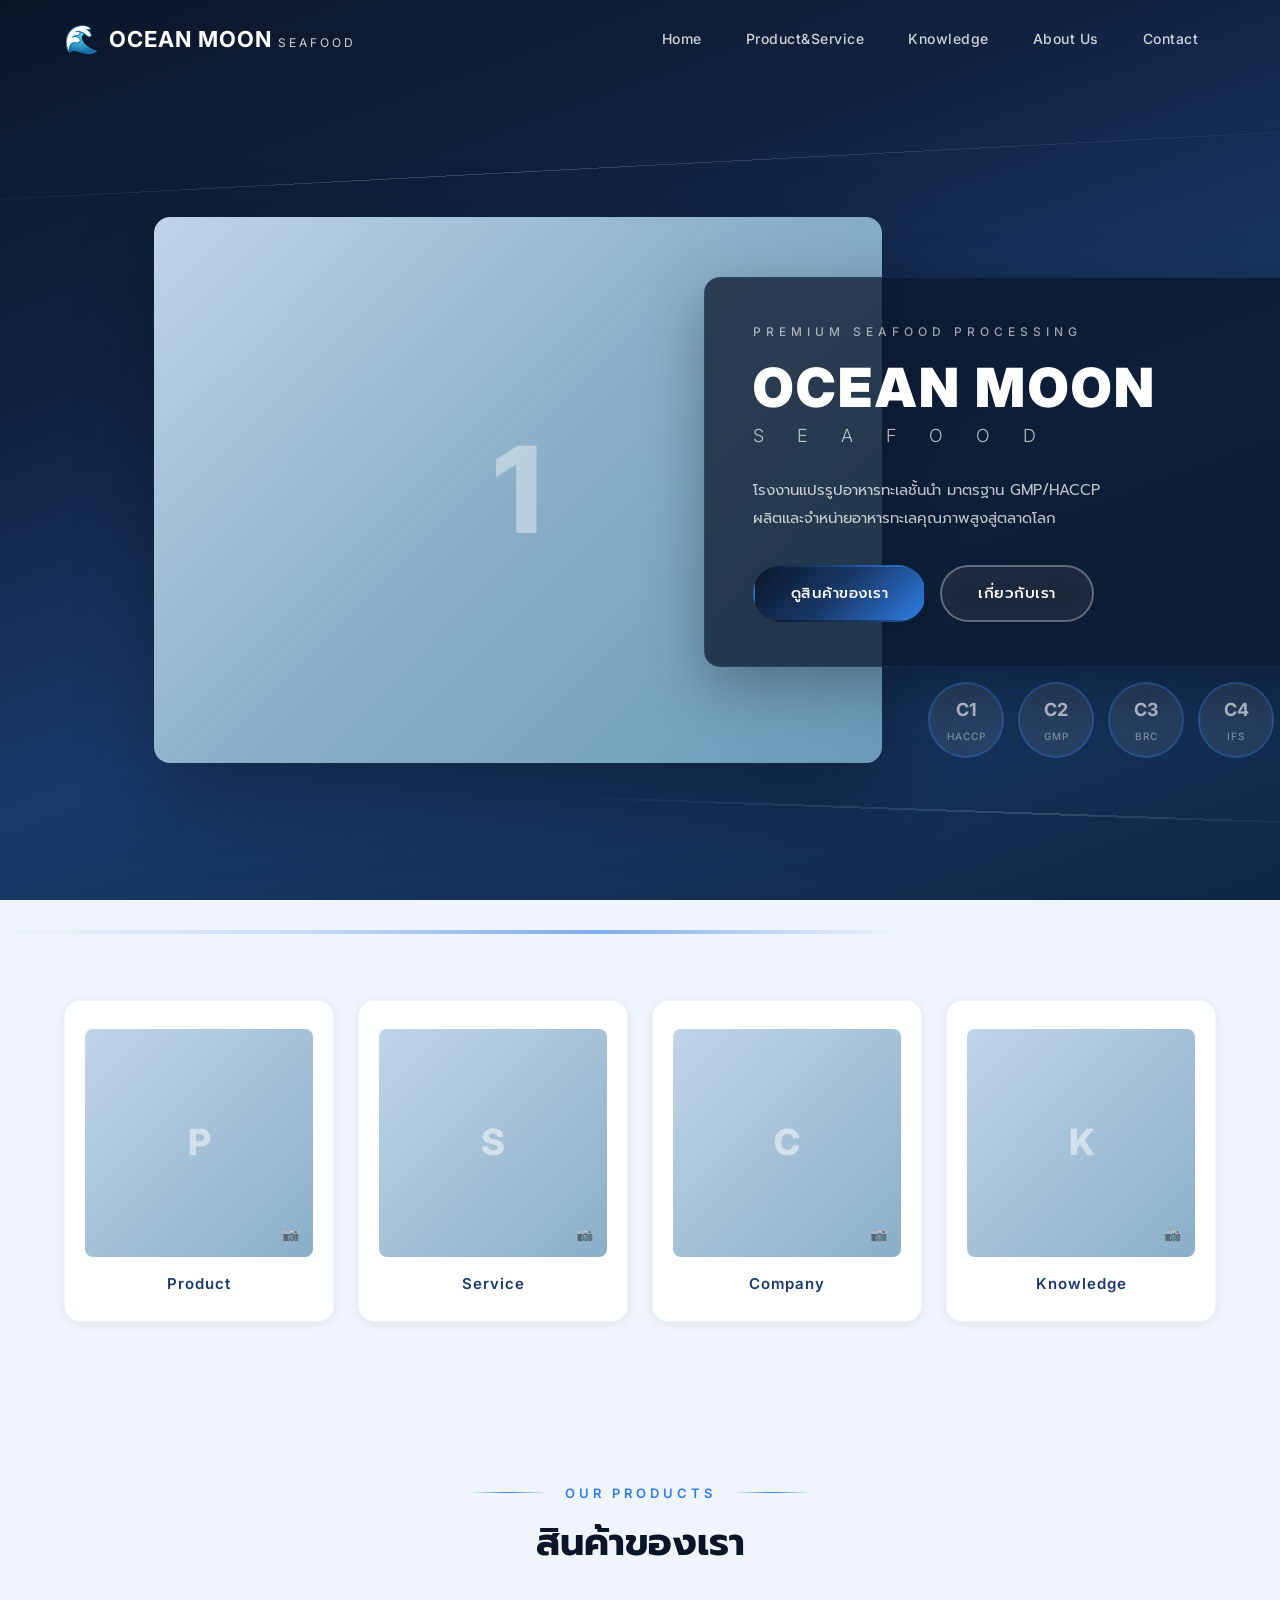
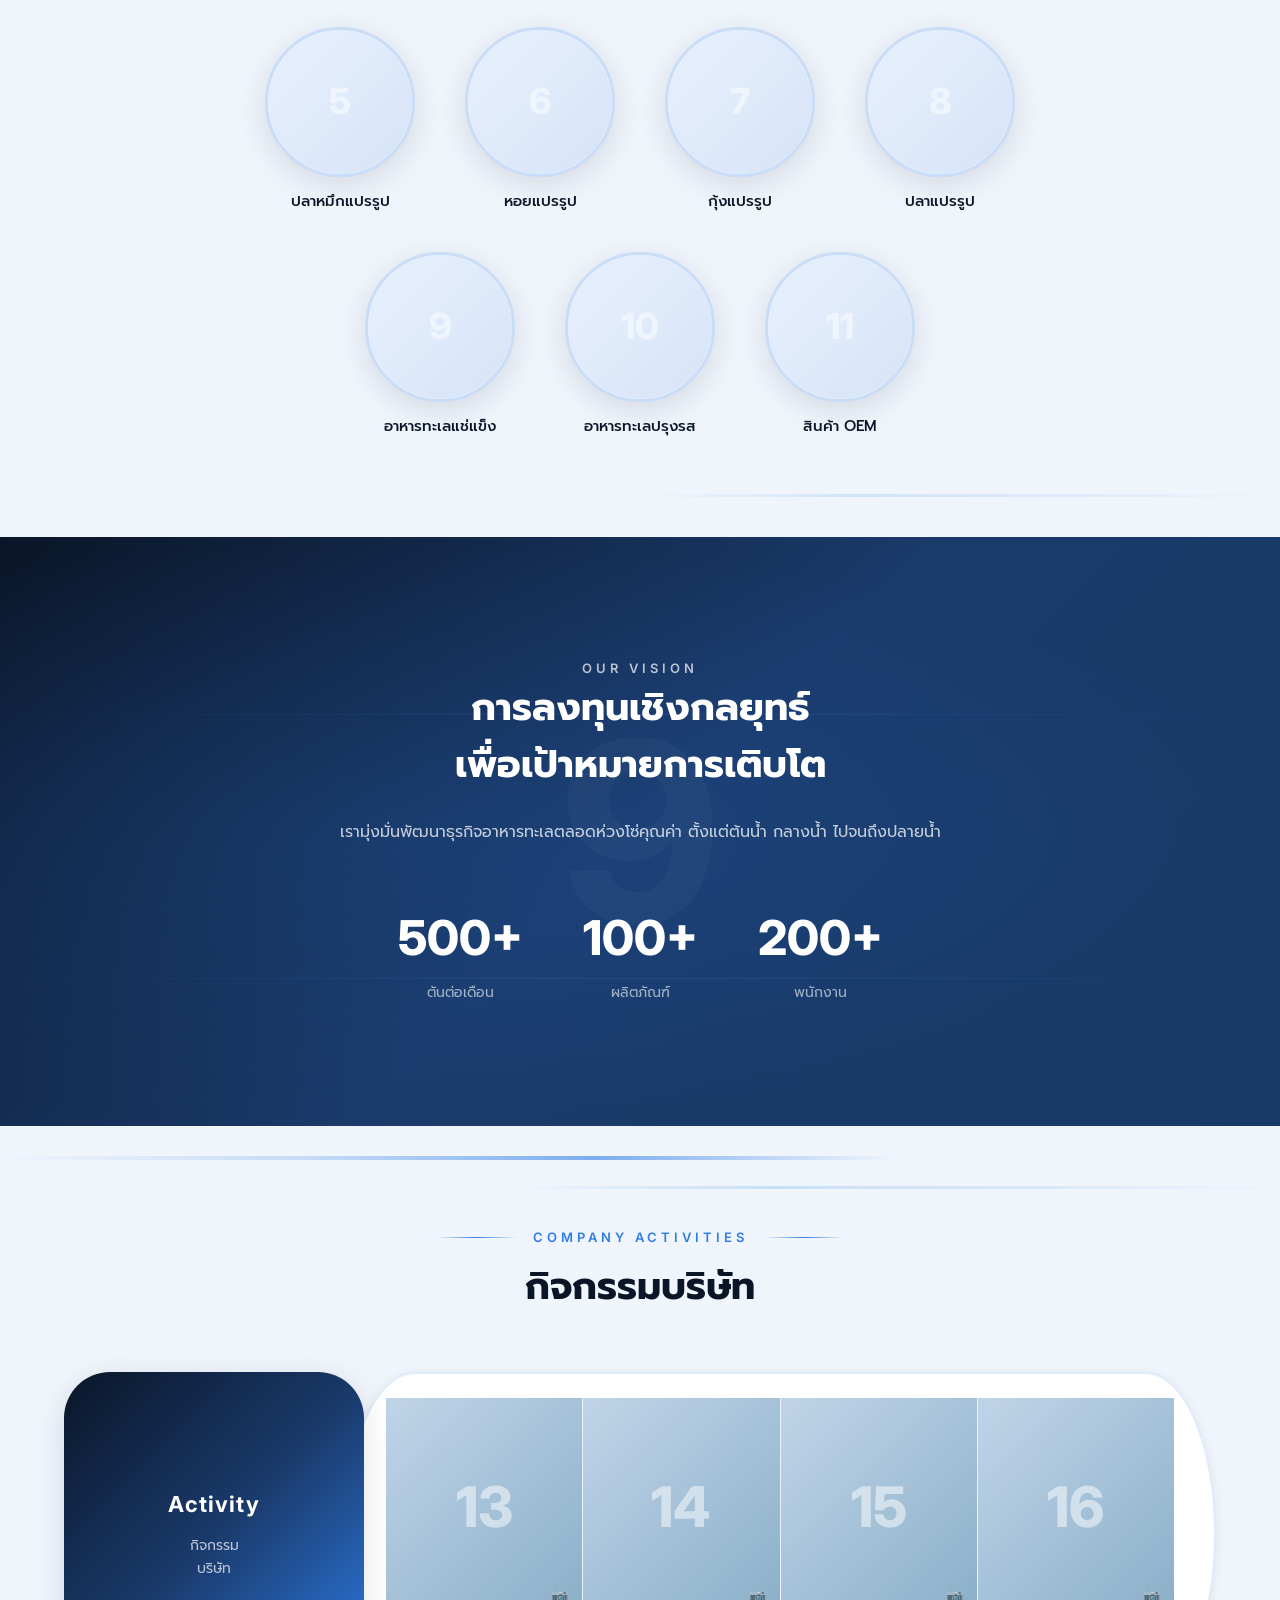
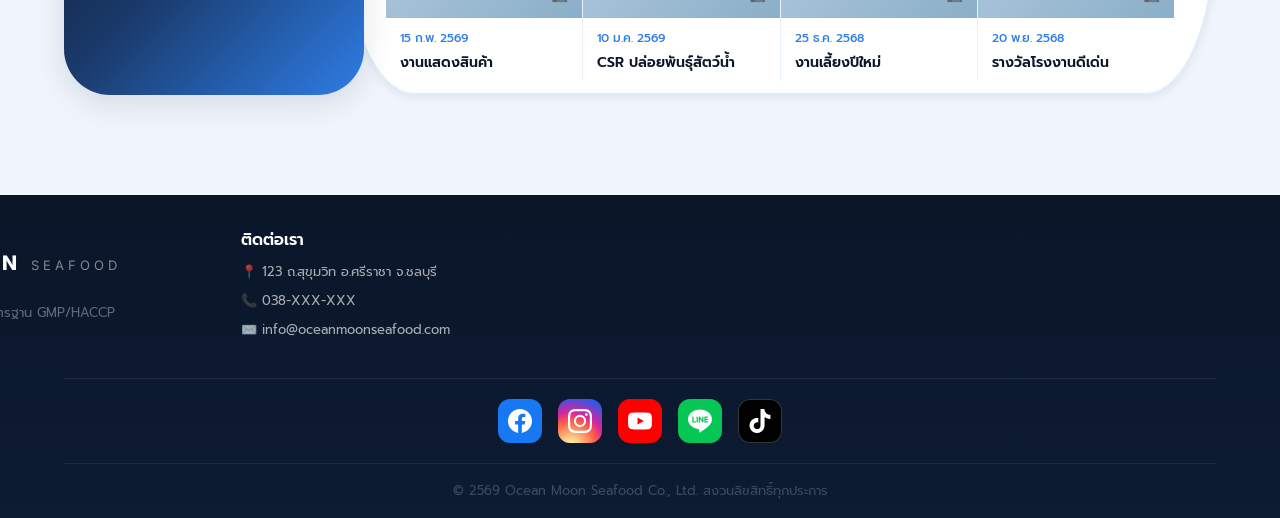
<file: index.html>
<!DOCTYPE html>
<html lang="th">

<head>
    <meta charset="UTF-8">
    <meta name="viewport" content="width=device-width, initial-scale=1.0">
    <title>Ocean Moon Seafood | โรงงานแปรรูปอาหารทะเล</title>
    <meta name="description"
        content="Ocean Moon Seafood โรงงานแปรรูปอาหารทะเลชั้นนำ ผลิตและจำหน่ายอาหารทะเลคุณภาพสูง ปลาหมึก หอย กุ้ง พร้อมบริการ OEM">

    <!-- Google Fonts: Prompt (ภาษาไทย) + Inter (ภาษาอังกฤษ) -->
    <link rel="preconnect" href="https://fonts.googleapis.com">
    <link rel="preconnect" href="https://fonts.gstatic.com" crossorigin>
    <link
        href="https://fonts.googleapis.com/css2?family=Inter:wght@300;400;500;600;700;800;900&family=Prompt:wght@300;400;500;600;700&display=swap"
        rel="stylesheet">

    <link rel="stylesheet" href="styles.css?v=2">
</head>

<body>

    <!-- ============================================= -->
    <!-- ส่วนที่ 0: HEADER / แถบนำทาง (Sticky Header) -->
    <!-- ============================================= -->
    <header class="header" id="header">
        <div class="header-container">
            <a href="index.html" class="logo">
                <span class="logo-icon">🌊</span>
                <span class="logo-text">OCEAN MOON<span class="logo-sub">SEAFOOD</span></span>
            </a>
            <nav class="nav" id="nav">
                <ul class="nav-list">
                    <li><a href="index.html" class="nav-link active">Home</a></li>
                    <li class="nav-dropdown">
                        <span class="nav-link dropdown-toggle">Product&amp;Service</span>
                        <ul class="dropdown-menu">
                            <li><a href="products.html" class="dropdown-link">Product</a></li>
                            <li><a href="services.html" class="dropdown-link">Service</a></li>
                        </ul>
                    </li>
                    <li><a href="knowledge.html" class="nav-link">Knowledge</a></li>
                    <li><a href="about.html" class="nav-link">About Us</a></li>
                    <li><a href="contact.html" class="nav-link">Contact</a></li>
                </ul>
            </nav>
            <button class="hamburger" id="hamburger" aria-label="เปิดเมนู">
                <span></span><span></span><span></span>
            </button>
        </div>
    </header>

    <!-- ============================================= -->
    <!-- ส่วนที่ 1: HERO SECTION                        -->
    <!-- ============================================= -->
    <section class="hero" id="home">
        <div class="hero-bg"></div>

        <!-- Animated decorative banners -->
        <div class="hero-banner banner-sweep-left"></div>
        <div class="hero-banner banner-sweep-right"></div>
        <div class="hero-banner banner-sweep-left-2"></div>
        <div class="hero-banner banner-sweep-right-2"></div>
        <div class="hero-banner banner-sweep-left-3"></div>

        <div class="hero-split">
            <!-- ด้านซ้าย: รูปภาพใหญ่ placeholder #1 -->
            <div class="hero-image-wrapper animate-slide-right">
                <div class="hero-image-placeholder" aria-label="รูปภาพที่ 1 - ภาพหลักโรงงาน">
                    <span class="placeholder-number">1</span>
                </div>
            </div>

            <!-- ด้านขวา: ข้อความ + cert circles ด้านล่าง -->
            <div class="hero-right-col animate-slide-left">
                <div class="hero-text-box">
                    <p class="hero-label">PREMIUM SEAFOOD PROCESSING</p>
                    <h1 class="hero-title">OCEAN MOON</h1>
                    <p class="hero-title-sub">S E A F O O D</p>
                    <p class="hero-desc">โรงงานแปรรูปอาหารทะเลชั้นนำ มาตรฐาน
                        GMP/HACCP<br>ผลิตและจำหน่ายอาหารทะเลคุณภาพสูงสู่ตลาดโลก</p>
                    <div class="hero-buttons">
                        <a href="products.html" class="btn btn-primary">ดูสินค้าของเรา</a>
                        <a href="about.html" class="btn btn-glass">เกี่ยวกับเรา</a>
                    </div>
                </div>

                <!-- วงกลมมาตรฐาน ใต้กล่องข้อความ ชิดขวา -->
                <div class="hero-certifications">
                    <div class="cert-circle animate-pop" aria-label="มาตรฐานที่ 1">
                        <div class="cert-placeholder">
                            <span class="cert-number">C1</span>
                            <span class="cert-label">HACCP</span>
                        </div>
                    </div>
                    <div class="cert-circle animate-pop" aria-label="มาตรฐานที่ 2">
                        <div class="cert-placeholder">
                            <span class="cert-number">C2</span>
                            <span class="cert-label">GMP</span>
                        </div>
                    </div>
                    <div class="cert-circle animate-pop" aria-label="มาตรฐานที่ 3">
                        <div class="cert-placeholder">
                            <span class="cert-number">C3</span>
                            <span class="cert-label">BRC</span>
                        </div>
                    </div>
                    <div class="cert-circle animate-pop" aria-label="มาตรฐานที่ 4">
                        <div class="cert-placeholder">
                            <span class="cert-number">C4</span>
                            <span class="cert-label">IFS</span>
                        </div>
                    </div>
                </div>
            </div>
        </div>
    </section>

    <!-- ============================================= -->
    <!-- SWEEP LINES — เส้นโฉบเฉี่ยวจากซ้ายไปขวา        -->
    <!-- ============================================= -->
    <div class="sweep-lines-section">
        <div class="section-banner sweep-in-left"></div>
        <div class="section-banner sweep-in-right"></div>
    </div>

    <!-- ============================================= -->
    <!-- ส่วนที่ 2: QUICK-NAV CARDS (4 การ์ด)          -->
    <!-- ============================================= -->
    <section class="quick-nav">
        <div class="container">
            <div class="quick-nav-grid">
                <a href="products.html" class="qnav-card animate-on-scroll">
                    <div class="qnav-img-wrap">
                        <div class="image-placeholder" aria-label="Product">
                            <span class="placeholder-number" style="font-size:36px;">P</span>
                        </div>
                    </div>
                    <span class="qnav-label">Product</span>
                </a>
                <a href="services.html" class="qnav-card animate-on-scroll">
                    <div class="qnav-img-wrap">
                        <div class="image-placeholder" aria-label="Service">
                            <span class="placeholder-number" style="font-size:36px;">S</span>
                        </div>
                    </div>
                    <span class="qnav-label">Service</span>
                </a>
                <a href="about.html" class="qnav-card animate-on-scroll">
                    <div class="qnav-img-wrap">
                        <div class="image-placeholder" aria-label="Company">
                            <span class="placeholder-number" style="font-size:36px;">C</span>
                        </div>
                    </div>
                    <span class="qnav-label">Company</span>
                </a>
                <a href="knowledge.html" class="qnav-card animate-on-scroll">
                    <div class="qnav-img-wrap">
                        <div class="image-placeholder" aria-label="Knowledge">
                            <span class="placeholder-number" style="font-size:36px;">K</span>
                        </div>
                    </div>
                    <span class="qnav-label">Knowledge</span>
                </a>
            </div>
        </div>
    </section>

    <!-- ============================================= -->
    <!-- ส่วนที่ 3: OUR PRODUCTS / สินค้าของเรา         -->
    <!-- ============================================= -->
    <section class="products" id="products">
        <div class="section-banner sweep-in-right-alt"></div>

        <div class="container">
            <div class="section-header animate-on-scroll">
                <div class="label-line">
                    <span class="line-left"></span>
                    <span class="section-label">OUR PRODUCTS</span>
                    <span class="line-right"></span>
                </div>
                <h2 class="section-title">สินค้าของเรา</h2>
            </div>

            <div class="products-circles-grid animate-on-scroll">
                <!-- สินค้า 1 -->
                <div class="product-circle-item">
                    <div class="product-circle-img">
                        <div class="circle-placeholder" aria-label="รูปภาพที่ 5">
                            <span class="placeholder-number">5</span>
                        </div>
                    </div>
                    <span class="product-circle-label">ปลาหมึกแปรรูป</span>
                </div>
                <!-- สินค้า 2 -->
                <div class="product-circle-item">
                    <div class="product-circle-img">
                        <div class="circle-placeholder" aria-label="รูปภาพที่ 6">
                            <span class="placeholder-number">6</span>
                        </div>
                    </div>
                    <span class="product-circle-label">หอยแปรรูป</span>
                </div>
                <!-- สินค้า 3 -->
                <div class="product-circle-item">
                    <div class="product-circle-img">
                        <div class="circle-placeholder" aria-label="รูปภาพที่ 7">
                            <span class="placeholder-number">7</span>
                        </div>
                    </div>
                    <span class="product-circle-label">กุ้งแปรรูป</span>
                </div>
                <!-- สินค้า 4 -->
                <div class="product-circle-item">
                    <div class="product-circle-img">
                        <div class="circle-placeholder" aria-label="รูปภาพที่ 8">
                            <span class="placeholder-number">8</span>
                        </div>
                    </div>
                    <span class="product-circle-label">ปลาแปรรูป</span>
                </div>
                <!-- สินค้า 5 -->
                <div class="product-circle-item">
                    <div class="product-circle-img">
                        <div class="circle-placeholder" aria-label="รูปภาพที่ 9">
                            <span class="placeholder-number">9</span>
                        </div>
                    </div>
                    <span class="product-circle-label">อาหารทะเลแช่แข็ง</span>
                </div>
                <!-- สินค้า 6 -->
                <div class="product-circle-item">
                    <div class="product-circle-img">
                        <div class="circle-placeholder" aria-label="รูปภาพที่ 10">
                            <span class="placeholder-number">10</span>
                        </div>
                    </div>
                    <span class="product-circle-label">อาหารทะเลปรุงรส</span>
                </div>
                <!-- สินค้า 7 -->
                <div class="product-circle-item">
                    <div class="product-circle-img">
                        <div class="circle-placeholder" aria-label="รูปภาพที่ 11">
                            <span class="placeholder-number">11</span>
                        </div>
                    </div>
                    <span class="product-circle-label">สินค้า OEM</span>
                </div>
            </div>
        </div>
    </section>

    <!-- ============================================= -->
    <!-- ส่วนที่ 4: OUR VISION / กลยุทธ์               -->
    <!-- ============================================= -->
    <section class="strategic">
        <div class="strategic-bg">
            <div class="strategic-placeholder" aria-label="รูปภาพที่ 9">
                <span class="placeholder-number">9</span>
            </div>
        </div>
        <div class="strategic-overlay"></div>

        <!-- Animated sweep lines -->
        <div class="strategic-sweep sweep-1"></div>
        <div class="strategic-sweep sweep-2"></div>

        <div class="container">
            <div class="strategic-content animate-on-scroll">
                <p class="section-label light">OUR VISION</p>
                <h2 class="strategic-title">การลงทุนเชิงกลยุทธ์<br>เพื่อเป้าหมายการเติบโต</h2>
                <p class="strategic-text">
                    เรามุ่งมั่นพัฒนาธุรกิจอาหารทะเลตลอดห่วงโซ่คุณค่า ตั้งแต่ต้นน้ำ กลางน้ำ ไปจนถึงปลายน้ำ
                </p>
                <div class="strategic-stats">
                    <div class="strat-stat">
                        <span class="strat-num">500+</span>
                        <span class="strat-label">ตันต่อเดือน</span>
                    </div>
                    <div class="strat-stat">
                        <span class="strat-num">100+</span>
                        <span class="strat-label">ผลิตภัณฑ์</span>
                    </div>
                    <div class="strat-stat">
                        <span class="strat-num">200+</span>
                        <span class="strat-label">พนักงาน</span>
                    </div>
                </div>
            </div>
        </div>
    </section>

    <!-- ============================================= -->
    <!-- ส่วนที่ 5: COMPANY ACTIVITIES / กิจกรรมบริษัท  -->
    <!-- ============================================= -->
    <section class="activities">
        <div class="container">
            <div class="section-header animate-on-scroll">
                <div class="label-line">
                    <span class="line-left"></span>
                    <span class="section-label">COMPANY ACTIVITIES</span>
                    <span class="line-right"></span>
                </div>
                <h2 class="section-title">กิจกรรมบริษัท</h2>
            </div>

            <!-- Sweep lines -->
            <div class="section-banner sweep-in-left"></div>
            <div class="section-banner sweep-in-right"></div>

            <!-- Train Layout -->
            <div class="train-container animate-on-scroll">
                <!-- หัวรถไฟ -->
                <div class="train-head">
                    <span class="train-head-label">Activity</span>
                    <span class="train-head-sub">กิจกรรม<br>บริษัท</span>
                </div>
                <!-- ตู้รถไฟ -->
                <div class="train-body">
                    <div class="train-car">
                        <div class="train-car-img">
                            <div class="image-placeholder" aria-label="รูปภาพที่ 13">
                                <span class="placeholder-number">13</span>
                            </div>
                        </div>
                        <div class="train-car-info">
                            <span class="activity-date">15 ก.พ. 2569</span>
                            <h4>งานแสดงสินค้า</h4>
                        </div>
                    </div>
                    <div class="train-car">
                        <div class="train-car-img">
                            <div class="image-placeholder" aria-label="รูปภาพที่ 14">
                                <span class="placeholder-number">14</span>
                            </div>
                        </div>
                        <div class="train-car-info">
                            <span class="activity-date">10 ม.ค. 2569</span>
                            <h4>CSR ปล่อยพันธุ์สัตว์น้ำ</h4>
                        </div>
                    </div>
                    <div class="train-car">
                        <div class="train-car-img">
                            <div class="image-placeholder" aria-label="รูปภาพที่ 15">
                                <span class="placeholder-number">15</span>
                            </div>
                        </div>
                        <div class="train-car-info">
                            <span class="activity-date">25 ธ.ค. 2568</span>
                            <h4>งานเลี้ยงปีใหม่</h4>
                        </div>
                    </div>
                    <div class="train-car">
                        <div class="train-car-img">
                            <div class="image-placeholder" aria-label="รูปภาพที่ 16">
                                <span class="placeholder-number">16</span>
                            </div>
                        </div>
                        <div class="train-car-info">
                            <span class="activity-date">20 พ.ย. 2568</span>
                            <h4>รางวัลโรงงานดีเด่น</h4>
                        </div>
                    </div>
                </div>
            </div>
        </div>
    </section>

    <!-- ============================================= -->
    <!-- FOOTER                                         -->
    <!-- ============================================= -->
    <footer class="site-footer">
        <div class="container">
            <div class="footer-top">
                <div class="footer-brand">
                    <a href="index.html" class="footer-logo">
                        <span class="logo-icon">🌊</span>
                        <span class="logo-text">OCEAN MOON <span class="logo-sub">SEAFOOD</span></span>
                    </a>
                    <p class="footer-desc">โรงงานแปรรูปอาหารทะเลชั้นนำ มาตรฐาน GMP/HACCP</p>
                </div>
                <div class="footer-contact">
                    <h4>ติดต่อเรา</h4>
                    <ul>
                        <li>📍 123 ถ.สุขุมวิท อ.ศรีราชา จ.ชลบุรี</li>
                        <li>📞 038-XXX-XXX</li>
                        <li>✉️ info@oceanmoonseafood.com</li>
                    </ul>
                </div>
            </div>
            <div class="footer-social">
                <a href="#" class="social-btn social-facebook" aria-label="Facebook" target="_blank" rel="noopener">
                    <svg viewBox="0 0 24 24" fill="currentColor">
                        <path
                            d="M24 12.073c0-6.627-5.373-12-12-12s-12 5.373-12 12c0 5.99 4.388 10.954 10.125 11.854v-8.385H7.078v-3.47h3.047V9.43c0-3.007 1.792-4.669 4.533-4.669 1.312 0 2.686.235 2.686.235v2.953H15.83c-1.491 0-1.956.925-1.956 1.874v2.25h3.328l-.532 3.47h-2.796v8.385C19.612 23.027 24 18.062 24 12.073z" />
                    </svg>
                </a>
                <a href="#" class="social-btn social-instagram" aria-label="Instagram" target="_blank" rel="noopener">
                    <svg viewBox="0 0 24 24" fill="currentColor">
                        <path
                            d="M12 2.163c3.204 0 3.584.012 4.85.07 3.252.148 4.771 1.691 4.919 4.919.058 1.265.069 1.645.069 4.849 0 3.205-.012 3.584-.069 4.849-.149 3.225-1.664 4.771-4.919 4.919-1.266.058-1.644.07-4.85.07-3.204 0-3.584-.012-4.849-.07-3.26-.149-4.771-1.699-4.919-4.92-.058-1.265-.07-1.644-.07-4.849 0-3.204.013-3.583.07-4.849.149-3.227 1.664-4.771 4.919-4.919 1.266-.057 1.645-.069 4.849-.069zM12 0C8.741 0 8.333.014 7.053.072 2.695.272.273 2.69.073 7.052.014 8.333 0 8.741 0 12c0 3.259.014 3.668.072 4.948.2 4.358 2.618 6.78 6.98 6.98C8.333 23.986 8.741 24 12 24c3.259 0 3.668-.014 4.948-.072 4.354-.2 6.782-2.618 6.979-6.98.059-1.28.073-1.689.073-4.948 0-3.259-.014-3.667-.072-4.947-.196-4.354-2.617-6.78-6.979-6.98C15.668.014 15.259 0 12 0zm0 5.838a6.162 6.162 0 100 12.324 6.162 6.162 0 000-12.324zM12 16a4 4 0 110-8 4 4 0 010 8zm6.406-11.845a1.44 1.44 0 100 2.881 1.44 1.44 0 000-2.881z" />
                    </svg>
                </a>
                <a href="#" class="social-btn social-youtube" aria-label="YouTube" target="_blank" rel="noopener">
                    <svg viewBox="0 0 24 24" fill="currentColor">
                        <path
                            d="M23.498 6.186a3.016 3.016 0 00-2.122-2.136C19.505 3.545 12 3.545 12 3.545s-7.505 0-9.377.505A3.017 3.017 0 00.502 6.186C0 8.07 0 12 0 12s0 3.93.502 5.814a3.016 3.016 0 002.122 2.136c1.871.505 9.376.505 9.376.505s7.505 0 9.377-.505a3.015 3.015 0 002.122-2.136C24 15.93 24 12 24 12s0-3.93-.502-5.814zM9.545 15.568V8.432L15.818 12l-6.273 3.568z" />
                    </svg>
                </a>
                <a href="#" class="social-btn social-line" aria-label="LINE" target="_blank" rel="noopener">
                    <svg viewBox="0 0 24 24" fill="currentColor">
                        <path
                            d="M19.365 9.863c.349 0 .63.285.63.631 0 .345-.281.63-.63.63H17.61v1.125h1.755c.349 0 .63.283.63.63 0 .344-.281.629-.63.629h-2.386c-.345 0-.627-.285-.627-.629V8.108c0-.345.282-.63.627-.63h2.386c.349 0 .63.285.63.63 0 .349-.281.63-.63.63H17.61v1.125h1.755zm-3.855 3.016c0 .27-.174.51-.432.596-.064.021-.133.031-.199.031-.211 0-.391-.09-.51-.25l-2.443-3.317v2.94c0 .344-.279.629-.631.629-.346 0-.626-.285-.626-.629V8.108c0-.27.173-.51.43-.595.06-.023.136-.033.194-.033.195 0 .375.104.495.254l2.462 3.33V8.108c0-.345.282-.63.63-.63.345 0 .63.285.63.63v4.771zm-5.741 0c0 .344-.282.629-.631.629-.345 0-.627-.285-.627-.629V8.108c0-.345.282-.63.627-.63.349 0 .631.285.631.63v4.771zm-2.466.629H4.917c-.345 0-.63-.285-.63-.629V8.108c0-.345.285-.63.63-.63.348 0 .63.285.63.63v4.141h1.756c.348 0 .629.283.629.63 0 .344-.282.629-.629.629M24 10.314C24 4.943 18.615.572 12 .572S0 4.943 0 10.314c0 4.811 4.27 8.842 10.035 9.608.391.082.923.258 1.058.59.12.301.079.766.038 1.08l-.164 1.02c-.045.301-.24 1.186 1.049.645 1.291-.539 6.916-4.078 9.436-6.975C23.176 14.393 24 12.458 24 10.314" />
                    </svg>
                </a>
                <a href="#" class="social-btn social-tiktok" aria-label="TikTok" target="_blank" rel="noopener">
                    <svg viewBox="0 0 24 24" fill="currentColor">
                        <path
                            d="M12.525.02c1.31-.02 2.61-.01 3.91-.02.08 1.53.63 3.09 1.75 4.17 1.12 1.11 2.7 1.62 4.24 1.79v4.03c-1.44-.05-2.89-.35-4.2-.97-.57-.26-1.1-.59-1.62-.93-.01 2.92.01 5.84-.02 8.75-.08 1.4-.54 2.79-1.35 3.94-1.31 1.92-3.58 3.17-5.91 3.21-1.43.08-2.86-.31-4.08-1.03-2.02-1.19-3.44-3.37-3.65-5.71-.02-.5-.03-1-.01-1.49.18-1.9 1.12-3.72 2.58-4.96 1.66-1.44 3.98-2.13 6.15-1.72.02 1.48-.04 2.96-.04 4.44-.99-.32-2.15-.23-3.02.37-.63.41-1.11 1.04-1.36 1.75-.21.51-.15 1.07-.14 1.61.24 1.64 1.82 3.02 3.5 2.87 1.12-.01 2.19-.66 2.77-1.61.19-.33.4-.67.41-1.06.1-1.79.06-3.57.07-5.36.01-4.03-.01-8.05.02-12.07z" />
                    </svg>
                </a>
            </div>
            <div class="footer-bottom">
                <p>© 2569 Ocean Moon Seafood Co., Ltd. สงวนลิขสิทธิ์ทุกประการ</p>
            </div>
        </div>
    </footer>

    <script src="script.js"></script>
</body>

</html>
</file>
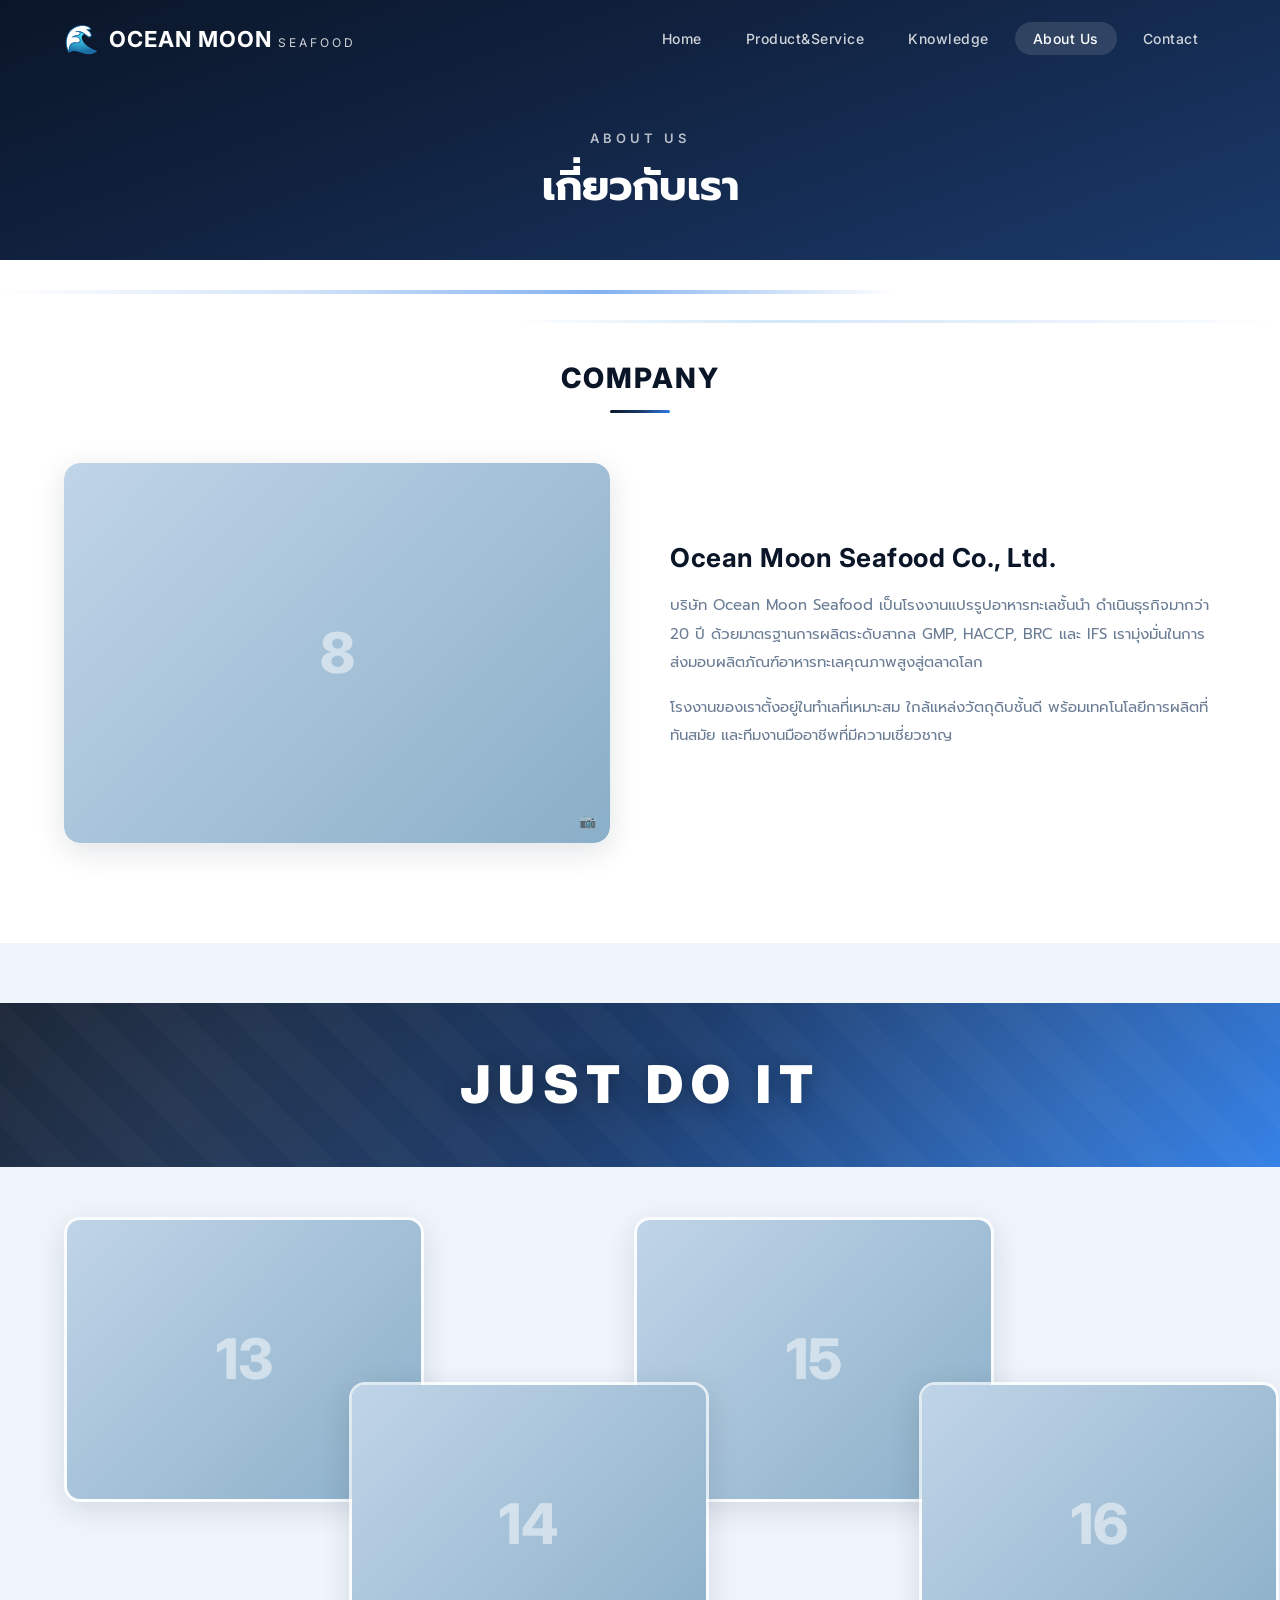
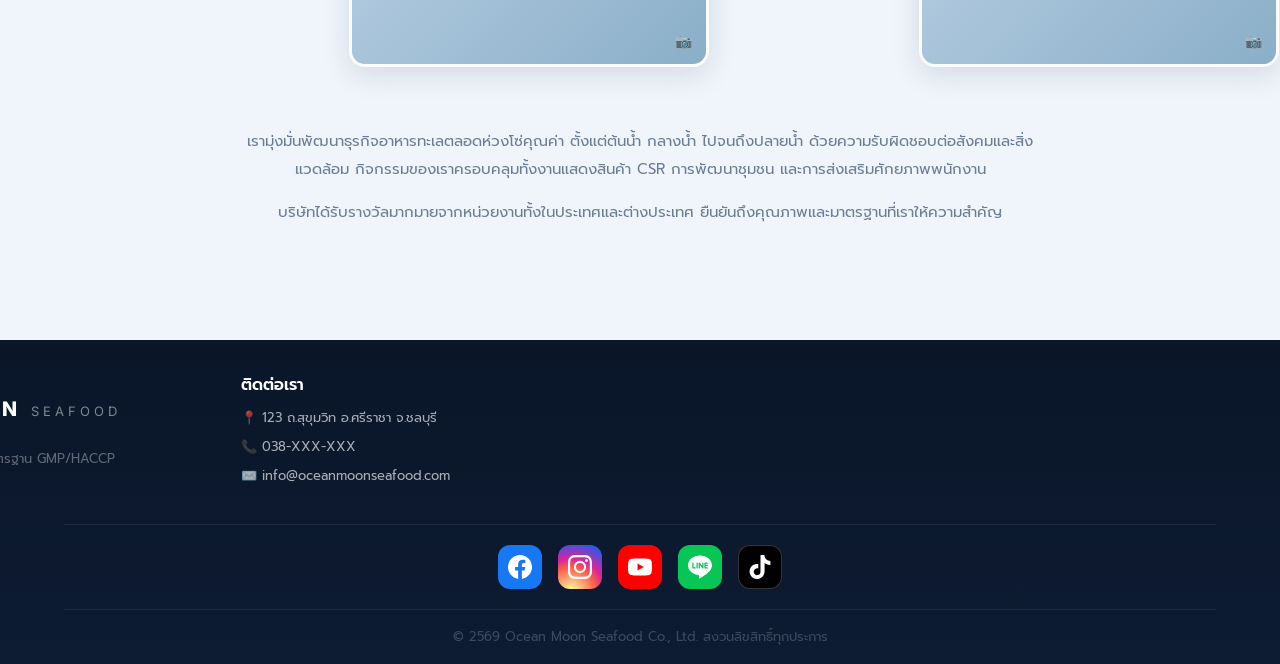
<file: about.html>
<!DOCTYPE html>
<html lang="th">

<head>
    <meta charset="UTF-8">
    <meta name="viewport" content="width=device-width, initial-scale=1.0">
    <title>เกี่ยวกับเรา | Ocean Moon Seafood</title>
    <meta name="description"
        content="Ocean Moon Seafood โรงงานแปรรูปอาหารทะเลชั้นนำ ดำเนินงานมากว่า 20 ปี มาตรฐาน GMP/HACCP/BRC/IFS">
    <link rel="preconnect" href="https://fonts.googleapis.com">
    <link rel="preconnect" href="https://fonts.gstatic.com" crossorigin>
    <link
        href="https://fonts.googleapis.com/css2?family=Inter:wght@300;400;500;600;700;800;900&family=Prompt:wght@300;400;500;600;700&display=swap"
        rel="stylesheet">
    <link rel="stylesheet" href="styles.css">
</head>

<body>
    <header class="header" id="header">
        <div class="header-container">
            <a href="index.html" class="logo">
                <span class="logo-icon">🌊</span>
                <span class="logo-text">OCEAN MOON<span class="logo-sub">SEAFOOD</span></span>
            </a>
            <nav class="nav" id="nav">
                <ul class="nav-list">
                    <li><a href="index.html" class="nav-link">Home</a></li>
                    <li class="nav-dropdown">
                        <span class="nav-link dropdown-toggle">Product&amp;Service</span>
                        <ul class="dropdown-menu">
                            <li><a href="products.html" class="dropdown-link">Product</a></li>
                            <li><a href="services.html" class="dropdown-link">Service</a></li>
                        </ul>
                    </li>
                    <li><a href="knowledge.html" class="nav-link">Knowledge</a></li>
                    <li><a href="about.html" class="nav-link active">About Us</a></li>
                    <li><a href="contact.html" class="nav-link">Contact</a></li>
                </ul>
            </nav>
            <button class="hamburger" id="hamburger" aria-label="เปิดเมนู">
                <span></span><span></span><span></span>
            </button>
        </div>
    </header>

    <!-- Page Hero Banner -->
    <div class="page-hero">
        <div class="page-hero-bg"></div>
        <div class="page-hero-content">
            <p class="section-label light">ABOUT US</p>
            <h1 class="page-hero-title">เกี่ยวกับเรา</h1>
        </div>
    </div>

    <!-- About Content — Image 5 Layout -->
    <!-- Section 1: Company info — image-left + text-right -->
    <section class="about-v2" id="about">
        <div class="section-banner sweep-in-left"></div>
        <div class="section-banner sweep-in-right"></div>
        <div class="container">
            <h2 class="page-section-title">Company</h2>

            <div class="company-intro animate-on-scroll">
                <div class="company-intro-img">
                    <div class="image-placeholder image-placeholder-lg" aria-label="รูปภาพที่ 8">
                        <span class="placeholder-number">8</span>
                    </div>
                </div>
                <div class="company-intro-text">
                    <h3>Ocean Moon Seafood Co., Ltd.</h3>
                    <p>บริษัท Ocean Moon Seafood เป็นโรงงานแปรรูปอาหารทะเลชั้นนำ ดำเนินธุรกิจมากว่า 20 ปี
                        ด้วยมาตรฐานการผลิตระดับสากล GMP, HACCP, BRC และ IFS
                        เรามุ่งมั่นในการส่งมอบผลิตภัณฑ์อาหารทะเลคุณภาพสูงสู่ตลาดโลก</p>
                    <p>โรงงานของเราตั้งอยู่ในทำเลที่เหมาะสม ใกล้แหล่งวัตถุดิบชั้นดี
                        พร้อมเทคโนโลยีการผลิตที่ทันสมัย และทีมงานมืออาชีพที่มีความเชี่ยวชาญ</p>
                </div>
            </div>
        </div>
    </section>

    <!-- Section 2: Activities / Motto — "Just do it" banner -->
    <section class="about-activities">
        <div class="swoosh-line swoosh-top"></div>
        <div class="about-motto-banner">
            <h2>Just do it</h2>
        </div>
        <div class="swoosh-line swoosh-bottom"></div>

        <div class="container">
            <!-- Overlapping gallery grid -->
            <div class="about-gallery animate-on-scroll">
                <div class="gallery-item gallery-item-1">
                    <div class="image-placeholder" aria-label="รูปภาพที่ 13">
                        <span class="placeholder-number">13</span>
                    </div>
                </div>
                <div class="gallery-item gallery-item-2">
                    <div class="image-placeholder" aria-label="รูปภาพที่ 14">
                        <span class="placeholder-number">14</span>
                    </div>
                </div>
                <div class="gallery-item gallery-item-3">
                    <div class="image-placeholder" aria-label="รูปภาพที่ 15">
                        <span class="placeholder-number">15</span>
                    </div>
                </div>
                <div class="gallery-item gallery-item-4">
                    <div class="image-placeholder" aria-label="รูปภาพที่ 16">
                        <span class="placeholder-number">16</span>
                    </div>
                </div>
            </div>

            <!-- Description text -->
            <div class="about-activities-text animate-on-scroll">
                <p>เรามุ่งมั่นพัฒนาธุรกิจอาหารทะเลตลอดห่วงโซ่คุณค่า ตั้งแต่ต้นน้ำ กลางน้ำ ไปจนถึงปลายน้ำ
                    ด้วยความรับผิดชอบต่อสังคมและสิ่งแวดล้อม กิจกรรมของเราครอบคลุมทั้งงานแสดงสินค้า CSR การพัฒนาชุมชน
                    และการส่งเสริมศักยภาพพนักงาน</p>
                <p>บริษัทได้รับรางวัลมากมายจากหน่วยงานทั้งในประเทศและต่างประเทศ
                    ยืนยันถึงคุณภาพและมาตรฐานที่เราให้ความสำคัญ</p>
            </div>
        </div>
    </section>

    <footer class="site-footer">
        <div class="container">
            <div class="footer-top">
                <div class="footer-brand">
                    <a href="index.html" class="footer-logo">
                        <span class="logo-icon">🌊</span>
                        <span class="logo-text">OCEAN MOON <span class="logo-sub">SEAFOOD</span></span>
                    </a>
                    <p class="footer-desc">โรงงานแปรรูปอาหารทะเลชั้นนำ มาตรฐาน GMP/HACCP</p>
                </div>
                <div class="footer-contact">
                    <h4>ติดต่อเรา</h4>
                    <ul>
                        <li>📍 123 ถ.สุขุมวิท อ.ศรีราชา จ.ชลบุรี</li>
                        <li>📞 038-XXX-XXX</li>
                        <li>✉️ info@oceanmoonseafood.com</li>
                    </ul>
                </div>
            </div>
            <div class="footer-social">
                <a href="#" class="social-btn social-facebook" aria-label="Facebook" target="_blank" rel="noopener"><svg
                        viewBox="0 0 24 24" fill="currentColor">
                        <path
                            d="M24 12.073c0-6.627-5.373-12-12-12s-12 5.373-12 12c0 5.99 4.388 10.954 10.125 11.854v-8.385H7.078v-3.47h3.047V9.43c0-3.007 1.792-4.669 4.533-4.669 1.312 0 2.686.235 2.686.235v2.953H15.83c-1.491 0-1.956.925-1.956 1.874v2.25h3.328l-.532 3.47h-2.796v8.385C19.612 23.027 24 18.062 24 12.073z" />
                    </svg></a>
                <a href="#" class="social-btn social-instagram" aria-label="Instagram" target="_blank"
                    rel="noopener"><svg viewBox="0 0 24 24" fill="currentColor">
                        <path
                            d="M12 2.163c3.204 0 3.584.012 4.85.07 3.252.148 4.771 1.691 4.919 4.919.058 1.265.069 1.645.069 4.849 0 3.205-.012 3.584-.069 4.849-.149 3.225-1.664 4.771-4.919 4.919-1.266.058-1.644.07-4.85.07-3.204 0-3.584-.012-4.849-.07-3.26-.149-4.771-1.699-4.919-4.92-.058-1.265-.07-1.644-.07-4.849 0-3.204.013-3.583.07-4.849.149-3.227 1.664-4.771 4.919-4.919 1.266-.057 1.645-.069 4.849-.069zM12 0C8.741 0 8.333.014 7.053.072 2.695.272.273 2.69.073 7.052.014 8.333 0 8.741 0 12c0 3.259.014 3.668.072 4.948.2 4.358 2.618 6.78 6.98 6.98C8.333 23.986 8.741 24 12 24c3.259 0 3.668-.014 4.948-.072 4.354-.2 6.782-2.618 6.979-6.98.059-1.28.073-1.689.073-4.948 0-3.259-.014-3.667-.072-4.947-.196-4.354-2.617-6.78-6.979-6.98C15.668.014 15.259 0 12 0zm0 5.838a6.162 6.162 0 100 12.324 6.162 6.162 0 000-12.324zM12 16a4 4 0 110-8 4 4 0 010 8zm6.406-11.845a1.44 1.44 0 100 2.881 1.44 1.44 0 000-2.881z" />
                    </svg></a>
                <a href="#" class="social-btn social-youtube" aria-label="YouTube" target="_blank" rel="noopener"><svg
                        viewBox="0 0 24 24" fill="currentColor">
                        <path
                            d="M23.498 6.186a3.016 3.016 0 00-2.122-2.136C19.505 3.545 12 3.545 12 3.545s-7.505 0-9.377.505A3.017 3.017 0 00.502 6.186C0 8.07 0 12 0 12s0 3.93.502 5.814a3.016 3.016 0 002.122 2.136c1.871.505 9.376.505 9.376.505s7.505 0 9.377-.505a3.015 3.015 0 002.122-2.136C24 15.93 24 12 24 12s0-3.93-.502-5.814zM9.545 15.568V8.432L15.818 12l-6.273 3.568z" />
                    </svg></a>
                <a href="#" class="social-btn social-line" aria-label="LINE" target="_blank" rel="noopener"><svg
                        viewBox="0 0 24 24" fill="currentColor">
                        <path
                            d="M19.365 9.863c.349 0 .63.285.63.631 0 .345-.281.63-.63.63H17.61v1.125h1.755c.349 0 .63.283.63.63 0 .344-.281.629-.63.629h-2.386c-.345 0-.627-.285-.627-.629V8.108c0-.345.282-.63.627-.63h2.386c.349 0 .63.285.63.63 0 .349-.281.63-.63.63H17.61v1.125h1.755zm-3.855 3.016c0 .27-.174.51-.432.596-.064.021-.133.031-.199.031-.211 0-.391-.09-.51-.25l-2.443-3.317v2.94c0 .344-.279.629-.631.629-.346 0-.626-.285-.626-.629V8.108c0-.27.173-.51.43-.595.06-.023.136-.033.194-.033.195 0 .375.104.495.254l2.462 3.33V8.108c0-.345.282-.63.63-.63.345 0 .63.285.63.63v4.771zm-5.741 0c0 .344-.282.629-.631.629-.345 0-.627-.285-.627-.629V8.108c0-.345.282-.63.627-.63.349 0 .631.285.631.63v4.771zm-2.466.629H4.917c-.345 0-.63-.285-.63-.629V8.108c0-.345.285-.63.63-.63.348 0 .63.285.63.63v4.141h1.756c.348 0 .629.283.629.63 0 .344-.282.629-.629.629M24 10.314C24 4.943 18.615.572 12 .572S0 4.943 0 10.314c0 4.811 4.27 8.842 10.035 9.608.391.082.923.258 1.058.59.12.301.079.766.038 1.08l-.164 1.02c-.045.301-.24 1.186 1.049.645 1.291-.539 6.916-4.078 9.436-6.975C23.176 14.393 24 12.458 24 10.314" />
                    </svg></a>
                <a href="#" class="social-btn social-tiktok" aria-label="TikTok" target="_blank" rel="noopener"><svg
                        viewBox="0 0 24 24" fill="currentColor">
                        <path
                            d="M12.525.02c1.31-.02 2.61-.01 3.91-.02.08 1.53.63 3.09 1.75 4.17 1.12 1.11 2.7 1.62 4.24 1.79v4.03c-1.44-.05-2.89-.35-4.2-.97-.57-.26-1.1-.59-1.62-.93-.01 2.92.01 5.84-.02 8.75-.08 1.4-.54 2.79-1.35 3.94-1.31 1.92-3.58 3.17-5.91 3.21-1.43.08-2.86-.31-4.08-1.03-2.02-1.19-3.44-3.37-3.65-5.71-.02-.5-.03-1-.01-1.49.18-1.9 1.12-3.72 2.58-4.96 1.66-1.44 3.98-2.13 6.15-1.72.02 1.48-.04 2.96-.04 4.44-.99-.32-2.15-.23-3.02.37-.63.41-1.11 1.04-1.36 1.75-.21.51-.15 1.07-.14 1.61.24 1.64 1.82 3.02 3.5 2.87 1.12-.01 2.19-.66 2.77-1.61.19-.33.4-.67.41-1.06.1-1.79.06-3.57.07-5.36.01-4.03-.01-8.05.02-12.07z" />
                    </svg></a>
            </div>
            <div class="footer-bottom">
                <p>© 2569 Ocean Moon Seafood Co., Ltd. สงวนลิขสิทธิ์ทุกประการ</p>
            </div>
        </div>
    </footer>

    <script src="script.js"></script>
</body>

</html>
</file>
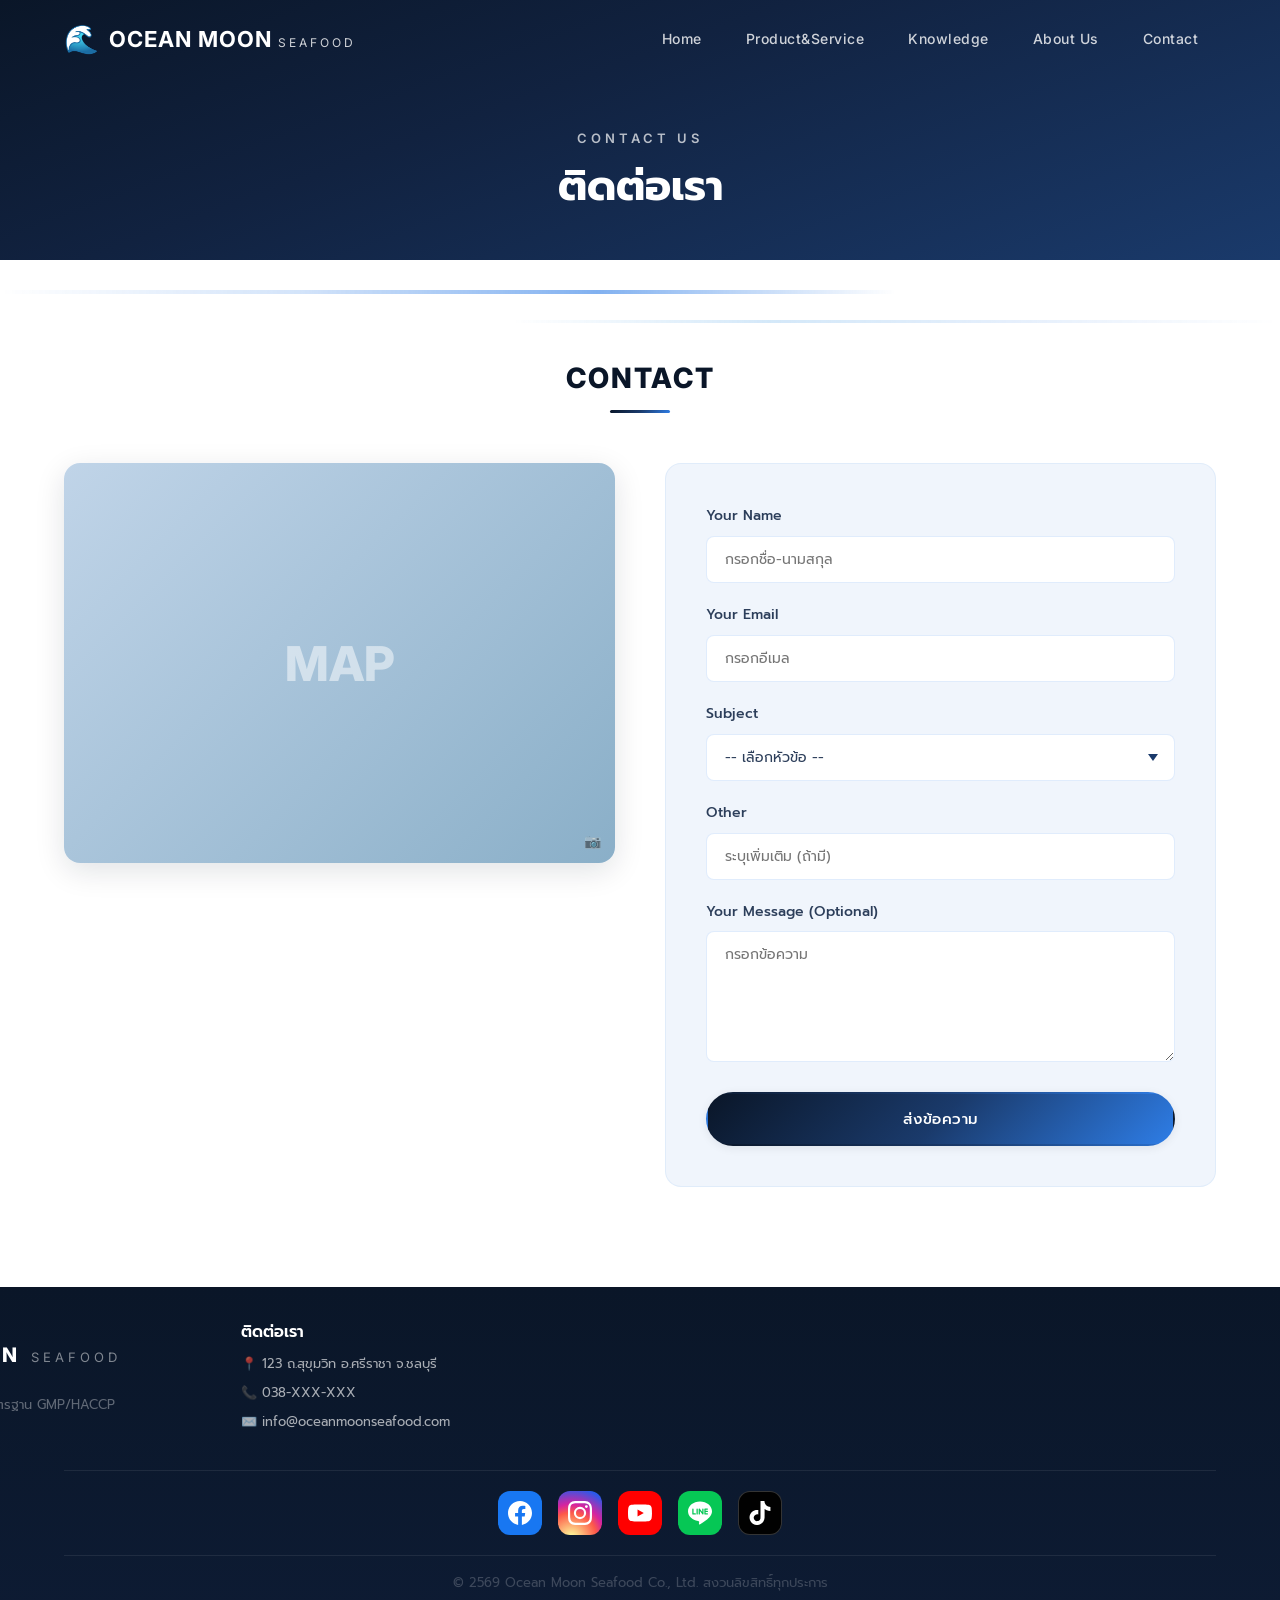
<file: contact.html>
<!DOCTYPE html>
<html lang="th">

<head>
    <meta charset="UTF-8">
    <meta name="viewport" content="width=device-width, initial-scale=1.0">
    <title>ติดต่อเรา | Ocean Moon Seafood</title>
    <meta name="description" content="ติดต่อ Ocean Moon Seafood โรงงานแปรรูปอาหารทะเล ชลบุรี">
    <link rel="preconnect" href="https://fonts.googleapis.com">
    <link rel="preconnect" href="https://fonts.gstatic.com" crossorigin>
    <link
        href="https://fonts.googleapis.com/css2?family=Inter:wght@300;400;500;600;700;800;900&family=Prompt:wght@300;400;500;600;700&display=swap"
        rel="stylesheet">
    <link rel="stylesheet" href="styles.css">
</head>

<body>
    <header class="header" id="header">
        <div class="header-container">
            <a href="index.html" class="logo">
                <span class="logo-icon">🌊</span>
                <span class="logo-text">OCEAN MOON<span class="logo-sub">SEAFOOD</span></span>
            </a>
            <nav class="nav" id="nav">
                <ul class="nav-list">
                    <li><a href="index.html" class="nav-link">Home</a></li>
                    <li class="nav-dropdown">
                        <span class="nav-link dropdown-toggle">Product&amp;Service</span>
                        <ul class="dropdown-menu">
                            <li><a href="products.html" class="dropdown-link">Product</a></li>
                            <li><a href="services.html" class="dropdown-link">Service</a></li>
                        </ul>
                    </li>
                    <li><a href="knowledge.html" class="nav-link">Knowledge</a></li>
                    <li><a href="about.html" class="nav-link">About Us</a></li>
                    <li><a href="contact.html" class="nav-link active">Contact</a></li>
                </ul>
            </nav>
            <button class="hamburger" id="hamburger" aria-label="เปิดเมนู">
                <span></span><span></span><span></span>
            </button>
        </div>
    </header>

    <!-- Page Hero Banner -->
    <div class="page-hero">
        <div class="page-hero-bg"></div>
        <div class="page-hero-content">
            <p class="section-label light">CONTACT US</p>
            <h1 class="page-hero-title">ติดต่อเรา</h1>
        </div>
    </div>

    <!-- Contact Content — Image 6 Layout: Map-left + Form-right -->
    <section class="contact-v2" id="contact">
        <div class="section-banner sweep-in-left"></div>
        <div class="section-banner sweep-in-right"></div>
        <div class="container">
            <h2 class="page-section-title">Contact</h2>

            <div class="contact-layout">
                <!-- ด้านซ้าย: แผนที่ -->
                <div class="contact-map-box animate-on-scroll">
                    <div class="image-placeholder" aria-label="แผนที่" style="min-height:400px;">
                        <span class="placeholder-number" style="font-size:48px;">MAP</span>
                    </div>
                </div>

                <!-- ด้านขวา: ฟอร์ม -->
                <div class="contact-form-v2 animate-on-scroll">
                    <form class="contact-form" id="contactForm">
                        <div class="form-group">
                            <label for="name">Your Name</label>
                            <input type="text" id="name" name="name" placeholder="กรอกชื่อ-นามสกุล" required>
                        </div>
                        <div class="form-group">
                            <label for="email">Your Email</label>
                            <input type="email" id="email" name="email" placeholder="กรอกอีเมล" required>
                        </div>
                        <div class="form-group">
                            <label for="subject">Subject</label>
                            <select id="subject" name="subject" required>
                                <option value="" disabled selected>-- เลือกหัวข้อ --</option>
                                <option value="buyer">ผู้ซื้อ (Buyer)</option>
                                <option value="seller">ผู้ขาย (Seller)</option>
                            </select>
                        </div>
                        <div class="form-group">
                            <label for="other">Other</label>
                            <input type="text" id="other" name="other" placeholder="ระบุเพิ่มเติม (ถ้ามี)">
                        </div>
                        <div class="form-group">
                            <label for="message">Your Message (Optional)</label>
                            <textarea id="message" name="message" rows="5" placeholder="กรอกข้อความ"></textarea>
                        </div>
                        <button type="submit" class="btn btn-primary btn-full">ส่งข้อความ</button>
                    </form>
                </div>
            </div>
        </div>
    </section>

    <footer class="site-footer">
        <div class="container">
            <div class="footer-top">
                <div class="footer-brand">
                    <a href="index.html" class="footer-logo">
                        <span class="logo-icon">🌊</span>
                        <span class="logo-text">OCEAN MOON <span class="logo-sub">SEAFOOD</span></span>
                    </a>
                    <p class="footer-desc">โรงงานแปรรูปอาหารทะเลชั้นนำ มาตรฐาน GMP/HACCP</p>
                </div>
                <div class="footer-contact">
                    <h4>ติดต่อเรา</h4>
                    <ul>
                        <li>📍 123 ถ.สุขุมวิท อ.ศรีราชา จ.ชลบุรี</li>
                        <li>📞 038-XXX-XXX</li>
                        <li>✉️ info@oceanmoonseafood.com</li>
                    </ul>
                </div>
            </div>
            <div class="footer-social">
                <a href="#" class="social-btn social-facebook" aria-label="Facebook" target="_blank" rel="noopener"><svg
                        viewBox="0 0 24 24" fill="currentColor">
                        <path
                            d="M24 12.073c0-6.627-5.373-12-12-12s-12 5.373-12 12c0 5.99 4.388 10.954 10.125 11.854v-8.385H7.078v-3.47h3.047V9.43c0-3.007 1.792-4.669 4.533-4.669 1.312 0 2.686.235 2.686.235v2.953H15.83c-1.491 0-1.956.925-1.956 1.874v2.25h3.328l-.532 3.47h-2.796v8.385C19.612 23.027 24 18.062 24 12.073z" />
                    </svg></a>
                <a href="#" class="social-btn social-instagram" aria-label="Instagram" target="_blank"
                    rel="noopener"><svg viewBox="0 0 24 24" fill="currentColor">
                        <path
                            d="M12 2.163c3.204 0 3.584.012 4.85.07 3.252.148 4.771 1.691 4.919 4.919.058 1.265.069 1.645.069 4.849 0 3.205-.012 3.584-.069 4.849-.149 3.225-1.664 4.771-4.919 4.919-1.266.058-1.644.07-4.85.07-3.204 0-3.584-.012-4.849-.07-3.26-.149-4.771-1.699-4.919-4.92-.058-1.265-.07-1.644-.07-4.849 0-3.204.013-3.583.07-4.849.149-3.227 1.664-4.771 4.919-4.919 1.266-.057 1.645-.069 4.849-.069zM12 0C8.741 0 8.333.014 7.053.072 2.695.272.273 2.69.073 7.052.014 8.333 0 8.741 0 12c0 3.259.014 3.668.072 4.948.2 4.358 2.618 6.78 6.98 6.98C8.333 23.986 8.741 24 12 24c3.259 0 3.668-.014 4.948-.072 4.354-.2 6.782-2.618 6.979-6.98.059-1.28.073-1.689.073-4.948 0-3.259-.014-3.667-.072-4.947-.196-4.354-2.617-6.78-6.979-6.98C15.668.014 15.259 0 12 0zm0 5.838a6.162 6.162 0 100 12.324 6.162 6.162 0 000-12.324zM12 16a4 4 0 110-8 4 4 0 010 8zm6.406-11.845a1.44 1.44 0 100 2.881 1.44 1.44 0 000-2.881z" />
                    </svg></a>
                <a href="#" class="social-btn social-youtube" aria-label="YouTube" target="_blank" rel="noopener"><svg
                        viewBox="0 0 24 24" fill="currentColor">
                        <path
                            d="M23.498 6.186a3.016 3.016 0 00-2.122-2.136C19.505 3.545 12 3.545 12 3.545s-7.505 0-9.377.505A3.017 3.017 0 00.502 6.186C0 8.07 0 12 0 12s0 3.93.502 5.814a3.016 3.016 0 002.122 2.136c1.871.505 9.376.505 9.376.505s7.505 0 9.377-.505a3.015 3.015 0 002.122-2.136C24 15.93 24 12 24 12s0-3.93-.502-5.814zM9.545 15.568V8.432L15.818 12l-6.273 3.568z" />
                    </svg></a>
                <a href="#" class="social-btn social-line" aria-label="LINE" target="_blank" rel="noopener"><svg
                        viewBox="0 0 24 24" fill="currentColor">
                        <path
                            d="M19.365 9.863c.349 0 .63.285.63.631 0 .345-.281.63-.63.63H17.61v1.125h1.755c.349 0 .63.283.63.63 0 .344-.281.629-.63.629h-2.386c-.345 0-.627-.285-.627-.629V8.108c0-.345.282-.63.627-.63h2.386c.349 0 .63.285.63.63 0 .349-.281.63-.63.63H17.61v1.125h1.755zm-3.855 3.016c0 .27-.174.51-.432.596-.064.021-.133.031-.199.031-.211 0-.391-.09-.51-.25l-2.443-3.317v2.94c0 .344-.279.629-.631.629-.346 0-.626-.285-.626-.629V8.108c0-.27.173-.51.43-.595.06-.023.136-.033.194-.033.195 0 .375.104.495.254l2.462 3.33V8.108c0-.345.282-.63.63-.63.345 0 .63.285.63.63v4.771zm-5.741 0c0 .344-.282.629-.631.629-.345 0-.627-.285-.627-.629V8.108c0-.345.282-.63.627-.63.349 0 .631.285.631.63v4.771zm-2.466.629H4.917c-.345 0-.63-.285-.63-.629V8.108c0-.345.285-.63.63-.63.348 0 .63.285.63.63v4.141h1.756c.348 0 .629.283.629.63 0 .344-.282.629-.629.629M24 10.314C24 4.943 18.615.572 12 .572S0 4.943 0 10.314c0 4.811 4.27 8.842 10.035 9.608.391.082.923.258 1.058.59.12.301.079.766.038 1.08l-.164 1.02c-.045.301-.24 1.186 1.049.645 1.291-.539 6.916-4.078 9.436-6.975C23.176 14.393 24 12.458 24 10.314" />
                    </svg></a>
                <a href="#" class="social-btn social-tiktok" aria-label="TikTok" target="_blank" rel="noopener"><svg
                        viewBox="0 0 24 24" fill="currentColor">
                        <path
                            d="M12.525.02c1.31-.02 2.61-.01 3.91-.02.08 1.53.63 3.09 1.75 4.17 1.12 1.11 2.7 1.62 4.24 1.79v4.03c-1.44-.05-2.89-.35-4.2-.97-.57-.26-1.1-.59-1.62-.93-.01 2.92.01 5.84-.02 8.75-.08 1.4-.54 2.79-1.35 3.94-1.31 1.92-3.58 3.17-5.91 3.21-1.43.08-2.86-.31-4.08-1.03-2.02-1.19-3.44-3.37-3.65-5.71-.02-.5-.03-1-.01-1.49.18-1.9 1.12-3.72 2.58-4.96 1.66-1.44 3.98-2.13 6.15-1.72.02 1.48-.04 2.96-.04 4.44-.99-.32-2.15-.23-3.02.37-.63.41-1.11 1.04-1.36 1.75-.21.51-.15 1.07-.14 1.61.24 1.64 1.82 3.02 3.5 2.87 1.12-.01 2.19-.66 2.77-1.61.19-.33.4-.67.41-1.06.1-1.79.06-3.57.07-5.36.01-4.03-.01-8.05.02-12.07z" />
                    </svg></a>
            </div>
            <div class="footer-bottom">
                <p>© 2569 Ocean Moon Seafood Co., Ltd. สงวนลิขสิทธิ์ทุกประการ</p>
            </div>
        </div>
    </footer>

    <script src="script.js"></script>
</body>

</html>
</file>
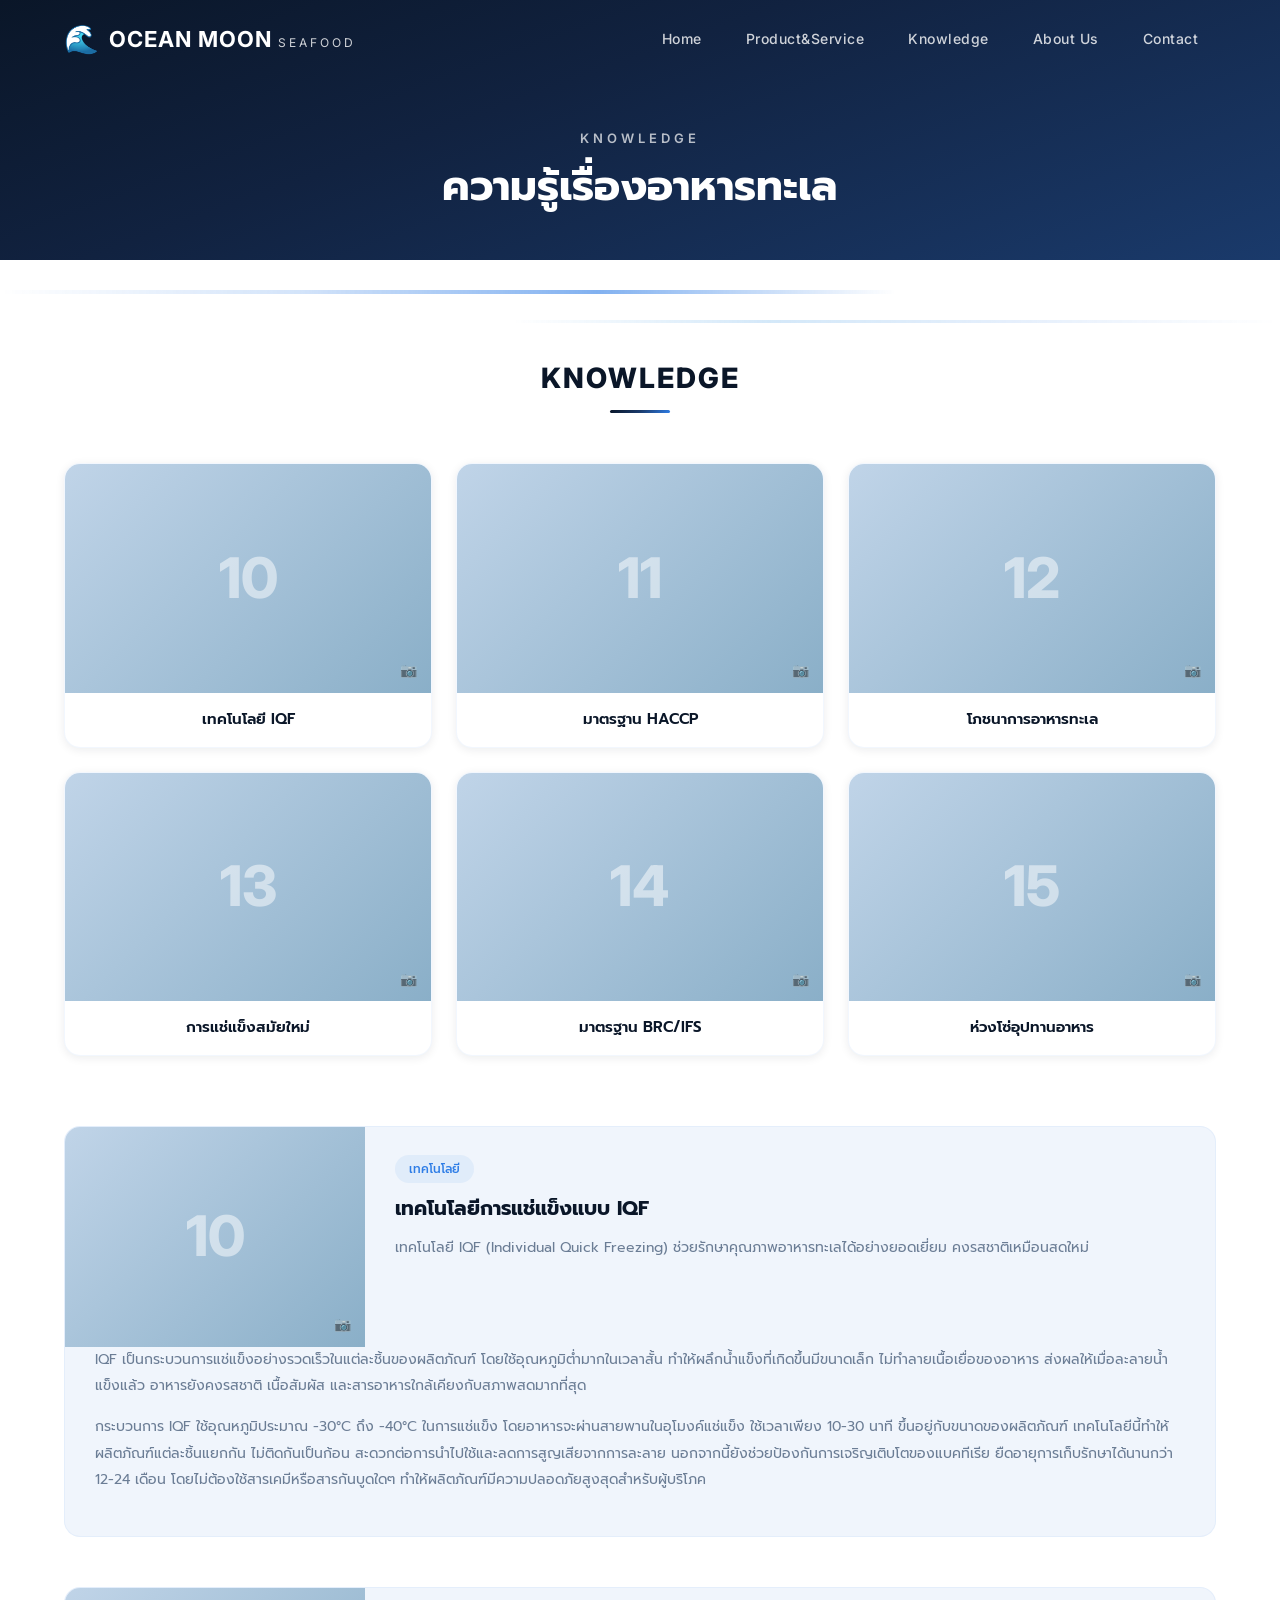
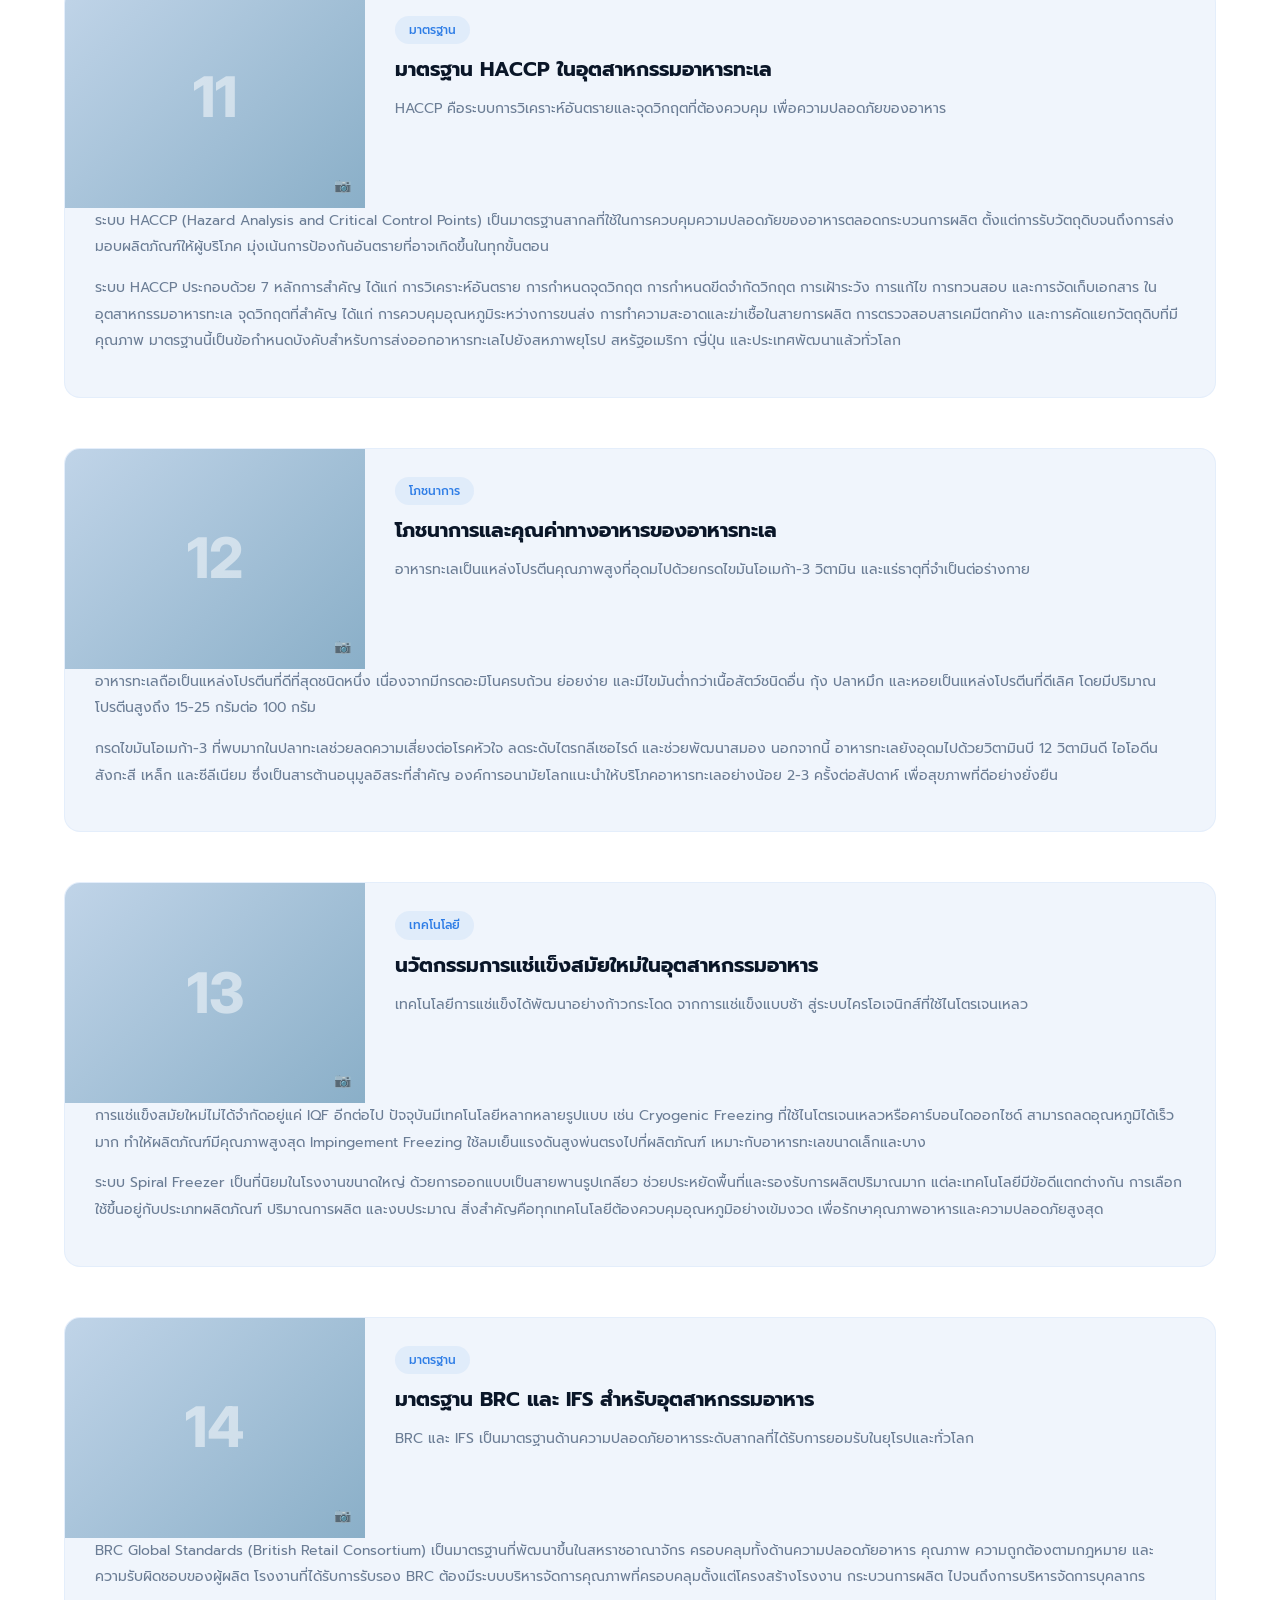
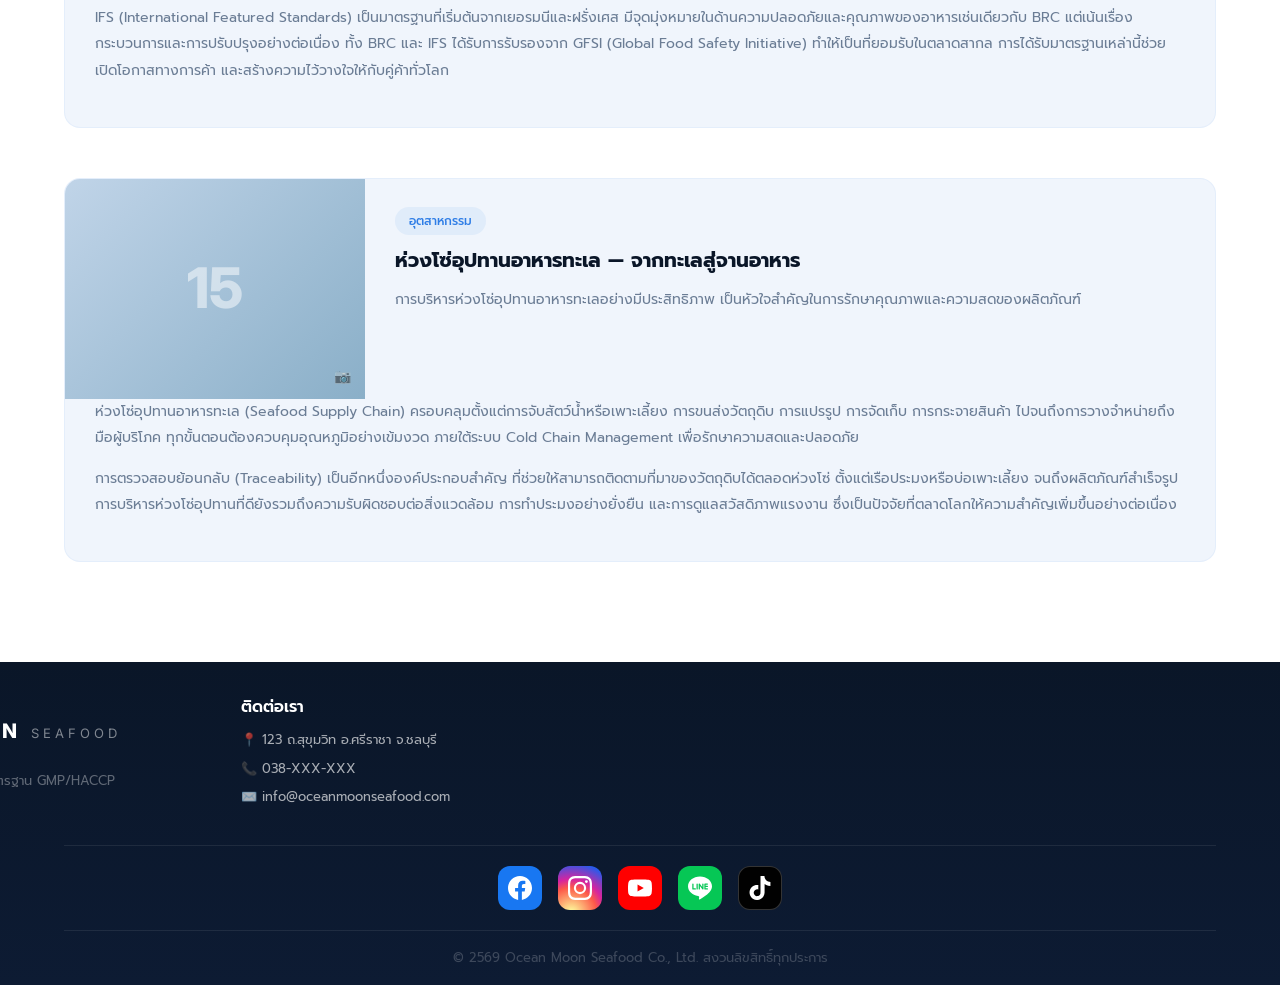
<file: knowledge.html>
<!DOCTYPE html>
<html lang="th">

<head>
    <meta charset="UTF-8">
    <meta name="viewport" content="width=device-width, initial-scale=1.0">
    <title>ความรู้เรื่องอาหารทะเล | Ocean Moon Seafood</title>
    <meta name="description"
        content="บทความและความรู้เรื่องอาหารทะเล เทคโนโลยีการแปรรูป มาตรฐาน HACCP จาก Ocean Moon Seafood">
    <link rel="preconnect" href="https://fonts.googleapis.com">
    <link rel="preconnect" href="https://fonts.gstatic.com" crossorigin>
    <link
        href="https://fonts.googleapis.com/css2?family=Inter:wght@300;400;500;600;700;800;900&family=Prompt:wght@300;400;500;600;700&display=swap"
        rel="stylesheet">
    <link rel="stylesheet" href="styles.css">
</head>

<body>
    <header class="header" id="header">
        <div class="header-container">
            <a href="index.html" class="logo">
                <span class="logo-icon">🌊</span>
                <span class="logo-text">OCEAN MOON<span class="logo-sub">SEAFOOD</span></span>
            </a>
            <nav class="nav" id="nav">
                <ul class="nav-list">
                    <li><a href="index.html" class="nav-link">Home</a></li>
                    <li class="nav-dropdown">
                        <span class="nav-link dropdown-toggle">Product&amp;Service</span>
                        <ul class="dropdown-menu">
                            <li><a href="products.html" class="dropdown-link">Product</a></li>
                            <li><a href="services.html" class="dropdown-link">Service</a></li>
                        </ul>
                    </li>
                    <li><a href="knowledge.html" class="nav-link active">Knowledge</a></li>
                    <li><a href="about.html" class="nav-link">About Us</a></li>
                    <li><a href="contact.html" class="nav-link">Contact</a></li>
                </ul>
            </nav>
            <button class="hamburger" id="hamburger" aria-label="เปิดเมนู">
                <span></span><span></span><span></span>
            </button>
        </div>
    </header>

    <!-- Page Hero Banner -->
    <div class="page-hero">
        <div class="page-hero-bg"></div>
        <div class="page-hero-content">
            <p class="section-label light">KNOWLEDGE</p>
            <h1 class="page-hero-title">ความรู้เรื่องอาหารทะเล</h1>
        </div>
    </div>

    <!-- Knowledge Content — Image 4 Layout -->
    <section class="knowledge-v2" id="knowledge">
        <div class="section-banner sweep-in-left"></div>
        <div class="section-banner sweep-in-right"></div>
        <div class="container">
            <h2 class="page-section-title">Knowledge</h2>

            <!-- ส่วนบน: Card grid 3×2 — คลิกเพื่อ scroll ไปยังบทความด้านล่าง -->
            <div class="knowledge-card-grid animate-on-scroll">
                <a href="#article-10" class="knowledge-card-v2">
                    <div class="knowledge-card-img">
                        <div class="image-placeholder" aria-label="รูปภาพที่ 10">
                            <span class="placeholder-number">10</span>
                        </div>
                    </div>
                    <p class="knowledge-card-label">เทคโนโลยี IQF</p>
                </a>
                <a href="#article-11" class="knowledge-card-v2">
                    <div class="knowledge-card-img">
                        <div class="image-placeholder" aria-label="รูปภาพที่ 11">
                            <span class="placeholder-number">11</span>
                        </div>
                    </div>
                    <p class="knowledge-card-label">มาตรฐาน HACCP</p>
                </a>
                <a href="#article-12" class="knowledge-card-v2">
                    <div class="knowledge-card-img">
                        <div class="image-placeholder" aria-label="รูปภาพที่ 12">
                            <span class="placeholder-number">12</span>
                        </div>
                    </div>
                    <p class="knowledge-card-label">โภชนาการอาหารทะเล</p>
                </a>
                <a href="#article-13" class="knowledge-card-v2">
                    <div class="knowledge-card-img">
                        <div class="image-placeholder" aria-label="รูปภาพที่ 13">
                            <span class="placeholder-number">13</span>
                        </div>
                    </div>
                    <p class="knowledge-card-label">การแช่แข็งสมัยใหม่</p>
                </a>
                <a href="#article-14" class="knowledge-card-v2">
                    <div class="knowledge-card-img">
                        <div class="image-placeholder" aria-label="รูปภาพที่ 14">
                            <span class="placeholder-number">14</span>
                        </div>
                    </div>
                    <p class="knowledge-card-label">มาตรฐาน BRC/IFS</p>
                </a>
                <a href="#article-15" class="knowledge-card-v2">
                    <div class="knowledge-card-img">
                        <div class="image-placeholder" aria-label="รูปภาพที่ 15">
                            <span class="placeholder-number">15</span>
                        </div>
                    </div>
                    <p class="knowledge-card-label">ห่วงโซ่อุปทานอาหาร</p>
                </a>
            </div>

            <!-- ส่วนล่าง: Article list — เนื้อหายาวๆ ไม่มีลิ้งค์ -->
            <div class="knowledge-article-list">
                <!-- บทความ 1: เทคโนโลยี IQF -->
                <div class="knowledge-article animate-on-scroll" id="article-10">
                    <div class="article-top">
                        <div class="article-img">
                            <div class="image-placeholder" aria-label="รูปภาพที่ 10">
                                <span class="placeholder-number">10</span>
                            </div>
                        </div>
                        <div class="article-intro">
                            <span class="tag">เทคโนโลยี</span>
                            <h3>เทคโนโลยีการแช่แข็งแบบ IQF</h3>
                            <p>เทคโนโลยี IQF (Individual Quick Freezing) ช่วยรักษาคุณภาพอาหารทะเลได้อย่างยอดเยี่ยม
                                คงรสชาติเหมือนสดใหม่</p>
                        </div>
                    </div>
                    <div class="article-body">
                        <p>IQF เป็นกระบวนการแช่แข็งอย่างรวดเร็วในแต่ละชิ้นของผลิตภัณฑ์ โดยใช้อุณหภูมิต่ำมากในเวลาสั้น
                            ทำให้ผลึกน้ำแข็งที่เกิดขึ้นมีขนาดเล็ก ไม่ทำลายเนื้อเยื่อของอาหาร
                            ส่งผลให้เมื่อละลายน้ำแข็งแล้ว อาหารยังคงรสชาติ เนื้อสัมผัส
                            และสารอาหารใกล้เคียงกับสภาพสดมากที่สุด</p>
                        <p>กระบวนการ IQF ใช้อุณหภูมิประมาณ -30°C ถึง -40°C ในการแช่แข็ง
                            โดยอาหารจะผ่านสายพานในอุโมงค์แช่แข็ง
                            ใช้เวลาเพียง 10-30 นาที ขึ้นอยู่กับขนาดของผลิตภัณฑ์
                            เทคโนโลยีนี้ทำให้ผลิตภัณฑ์แต่ละชิ้นแยกกัน
                            ไม่ติดกันเป็นก้อน สะดวกต่อการนำไปใช้และลดการสูญเสียจากการละลาย
                            นอกจากนี้ยังช่วยป้องกันการเจริญเติบโตของแบคทีเรีย ยืดอายุการเก็บรักษาได้นานกว่า 12-24 เดือน
                            โดยไม่ต้องใช้สารเคมีหรือสารกันบูดใดๆ ทำให้ผลิตภัณฑ์มีความปลอดภัยสูงสุดสำหรับผู้บริโภค</p>
                    </div>
                </div>

                <!-- บทความ 2: มาตรฐาน HACCP -->
                <div class="knowledge-article animate-on-scroll" id="article-11">
                    <div class="article-top">
                        <div class="article-img">
                            <div class="image-placeholder" aria-label="รูปภาพที่ 11">
                                <span class="placeholder-number">11</span>
                            </div>
                        </div>
                        <div class="article-intro">
                            <span class="tag">มาตรฐาน</span>
                            <h3>มาตรฐาน HACCP ในอุตสาหกรรมอาหารทะเล</h3>
                            <p>HACCP คือระบบการวิเคราะห์อันตรายและจุดวิกฤตที่ต้องควบคุม เพื่อความปลอดภัยของอาหาร</p>
                        </div>
                    </div>
                    <div class="article-body">
                        <p>ระบบ HACCP (Hazard Analysis and Critical Control Points)
                            เป็นมาตรฐานสากลที่ใช้ในการควบคุมความปลอดภัยของอาหารตลอดกระบวนการผลิต
                            ตั้งแต่การรับวัตถุดิบจนถึงการส่งมอบผลิตภัณฑ์ให้ผู้บริโภค
                            มุ่งเน้นการป้องกันอันตรายที่อาจเกิดขึ้นในทุกขั้นตอน</p>
                        <p>ระบบ HACCP ประกอบด้วย 7 หลักการสำคัญ ได้แก่ การวิเคราะห์อันตราย การกำหนดจุดวิกฤต
                            การกำหนดขีดจำกัดวิกฤต การเฝ้าระวัง การแก้ไข การทวนสอบ และการจัดเก็บเอกสาร
                            ในอุตสาหกรรมอาหารทะเล จุดวิกฤตที่สำคัญ ได้แก่ การควบคุมอุณหภูมิระหว่างการขนส่ง
                            การทำความสะอาดและฆ่าเชื้อในสายการผลิต การตรวจสอบสารเคมีตกค้าง
                            และการคัดแยกวัตถุดิบที่มีคุณภาพ
                            มาตรฐานนี้เป็นข้อกำหนดบังคับสำหรับการส่งออกอาหารทะเลไปยังสหภาพยุโรป
                            สหรัฐอเมริกา ญี่ปุ่น และประเทศพัฒนาแล้วทั่วโลก</p>
                    </div>
                </div>

                <!-- บทความ 3: โภชนาการอาหารทะเล -->
                <div class="knowledge-article animate-on-scroll" id="article-12">
                    <div class="article-top">
                        <div class="article-img">
                            <div class="image-placeholder" aria-label="รูปภาพที่ 12">
                                <span class="placeholder-number">12</span>
                            </div>
                        </div>
                        <div class="article-intro">
                            <span class="tag">โภชนาการ</span>
                            <h3>โภชนาการและคุณค่าทางอาหารของอาหารทะเล</h3>
                            <p>อาหารทะเลเป็นแหล่งโปรตีนคุณภาพสูงที่อุดมไปด้วยกรดไขมันโอเมก้า-3 วิตามิน
                                และแร่ธาตุที่จำเป็นต่อร่างกาย</p>
                        </div>
                    </div>
                    <div class="article-body">
                        <p>อาหารทะเลถือเป็นแหล่งโปรตีนที่ดีที่สุดชนิดหนึ่ง เนื่องจากมีกรดอะมิโนครบถ้วน
                            ย่อยง่าย และมีไขมันต่ำกว่าเนื้อสัตว์ชนิดอื่น กุ้ง ปลาหมึก และหอยเป็นแหล่งโปรตีนที่ดีเลิศ
                            โดยมีปริมาณโปรตีนสูงถึง 15-25 กรัมต่อ 100 กรัม</p>
                        <p>กรดไขมันโอเมก้า-3 ที่พบมากในปลาทะเลช่วยลดความเสี่ยงต่อโรคหัวใจ ลดระดับไตรกลีเซอไรด์
                            และช่วยพัฒนาสมอง นอกจากนี้ อาหารทะเลยังอุดมไปด้วยวิตามินบี 12 วิตามินดี ไอโอดีน
                            สังกะสี เหล็ก และซีลีเนียม ซึ่งเป็นสารต้านอนุมูลอิสระที่สำคัญ
                            องค์การอนามัยโลกแนะนำให้บริโภคอาหารทะเลอย่างน้อย 2-3 ครั้งต่อสัปดาห์
                            เพื่อสุขภาพที่ดีอย่างยั่งยืน</p>
                    </div>
                </div>

                <!-- บทความ 4: การแช่แข็งสมัยใหม่ -->
                <div class="knowledge-article animate-on-scroll" id="article-13">
                    <div class="article-top">
                        <div class="article-img">
                            <div class="image-placeholder" aria-label="รูปภาพที่ 13">
                                <span class="placeholder-number">13</span>
                            </div>
                        </div>
                        <div class="article-intro">
                            <span class="tag">เทคโนโลยี</span>
                            <h3>นวัตกรรมการแช่แข็งสมัยใหม่ในอุตสาหกรรมอาหาร</h3>
                            <p>เทคโนโลยีการแช่แข็งได้พัฒนาอย่างก้าวกระโดด จากการแช่แข็งแบบช้า
                                สู่ระบบไครโอเจนิกส์ที่ใช้ไนโตรเจนเหลว</p>
                        </div>
                    </div>
                    <div class="article-body">
                        <p>การแช่แข็งสมัยใหม่ไม่ได้จำกัดอยู่แค่ IQF อีกต่อไป ปัจจุบันมีเทคโนโลยีหลากหลายรูปแบบ
                            เช่น Cryogenic Freezing ที่ใช้ไนโตรเจนเหลวหรือคาร์บอนไดออกไซด์ สามารถลดอุณหภูมิได้เร็วมาก
                            ทำให้ผลิตภัณฑ์มีคุณภาพสูงสุด Impingement Freezing ใช้ลมเย็นแรงดันสูงพ่นตรงไปที่ผลิตภัณฑ์
                            เหมาะกับอาหารทะเลขนาดเล็กและบาง</p>
                        <p>ระบบ Spiral Freezer เป็นที่นิยมในโรงงานขนาดใหญ่ ด้วยการออกแบบเป็นสายพานรูปเกลียว
                            ช่วยประหยัดพื้นที่และรองรับการผลิตปริมาณมาก แต่ละเทคโนโลยีมีข้อดีแตกต่างกัน
                            การเลือกใช้ขึ้นอยู่กับประเภทผลิตภัณฑ์ ปริมาณการผลิต และงบประมาณ
                            สิ่งสำคัญคือทุกเทคโนโลยีต้องควบคุมอุณหภูมิอย่างเข้มงวด
                            เพื่อรักษาคุณภาพอาหารและความปลอดภัยสูงสุด</p>
                    </div>
                </div>

                <!-- บทความ 5: มาตรฐาน BRC/IFS -->
                <div class="knowledge-article animate-on-scroll" id="article-14">
                    <div class="article-top">
                        <div class="article-img">
                            <div class="image-placeholder" aria-label="รูปภาพที่ 14">
                                <span class="placeholder-number">14</span>
                            </div>
                        </div>
                        <div class="article-intro">
                            <span class="tag">มาตรฐาน</span>
                            <h3>มาตรฐาน BRC และ IFS สำหรับอุตสาหกรรมอาหาร</h3>
                            <p>BRC และ IFS เป็นมาตรฐานด้านความปลอดภัยอาหารระดับสากลที่ได้รับการยอมรับในยุโรปและทั่วโลก
                            </p>
                        </div>
                    </div>
                    <div class="article-body">
                        <p>BRC Global Standards (British Retail Consortium) เป็นมาตรฐานที่พัฒนาขึ้นในสหราชอาณาจักร
                            ครอบคลุมทั้งด้านความปลอดภัยอาหาร คุณภาพ ความถูกต้องตามกฎหมาย
                            และความรับผิดชอบของผู้ผลิต โรงงานที่ได้รับการรับรอง BRC
                            ต้องมีระบบบริหารจัดการคุณภาพที่ครอบคลุมตั้งแต่โครงสร้างโรงงาน
                            กระบวนการผลิต ไปจนถึงการบริหารจัดการบุคลากร</p>
                        <p>IFS (International Featured Standards) เป็นมาตรฐานที่เริ่มต้นจากเยอรมนีและฝรั่งเศส
                            มีจุดมุ่งหมายในด้านความปลอดภัยและคุณภาพของอาหารเช่นเดียวกับ BRC
                            แต่เน้นเรื่องกระบวนการและการปรับปรุงอย่างต่อเนื่อง
                            ทั้ง BRC และ IFS ได้รับการรับรองจาก GFSI (Global Food Safety Initiative)
                            ทำให้เป็นที่ยอมรับในตลาดสากล การได้รับมาตรฐานเหล่านี้ช่วยเปิดโอกาสทางการค้า
                            และสร้างความไว้วางใจให้กับคู่ค้าทั่วโลก</p>
                    </div>
                </div>

                <!-- บทความ 6: ห่วงโซ่อุปทานอาหาร -->
                <div class="knowledge-article animate-on-scroll" id="article-15">
                    <div class="article-top">
                        <div class="article-img">
                            <div class="image-placeholder" aria-label="รูปภาพที่ 15">
                                <span class="placeholder-number">15</span>
                            </div>
                        </div>
                        <div class="article-intro">
                            <span class="tag">อุตสาหกรรม</span>
                            <h3>ห่วงโซ่อุปทานอาหารทะเล — จากทะเลสู่จานอาหาร</h3>
                            <p>การบริหารห่วงโซ่อุปทานอาหารทะเลอย่างมีประสิทธิภาพ
                                เป็นหัวใจสำคัญในการรักษาคุณภาพและความสดของผลิตภัณฑ์</p>
                        </div>
                    </div>
                    <div class="article-body">
                        <p>ห่วงโซ่อุปทานอาหารทะเล (Seafood Supply Chain) ครอบคลุมตั้งแต่การจับสัตว์น้ำหรือเพาะเลี้ยง
                            การขนส่งวัตถุดิบ การแปรรูป การจัดเก็บ การกระจายสินค้า
                            ไปจนถึงการวางจำหน่ายถึงมือผู้บริโภค ทุกขั้นตอนต้องควบคุมอุณหภูมิอย่างเข้มงวด
                            ภายใต้ระบบ Cold Chain Management เพื่อรักษาความสดและปลอดภัย</p>
                        <p>การตรวจสอบย้อนกลับ (Traceability) เป็นอีกหนึ่งองค์ประกอบสำคัญ
                            ที่ช่วยให้สามารถติดตามที่มาของวัตถุดิบได้ตลอดห่วงโซ่
                            ตั้งแต่เรือประมงหรือบ่อเพาะเลี้ยง จนถึงผลิตภัณฑ์สำเร็จรูป
                            การบริหารห่วงโซ่อุปทานที่ดียังรวมถึงความรับผิดชอบต่อสิ่งแวดล้อม
                            การทำประมงอย่างยั่งยืน และการดูแลสวัสดิภาพแรงงาน
                            ซึ่งเป็นปัจจัยที่ตลาดโลกให้ความสำคัญเพิ่มขึ้นอย่างต่อเนื่อง</p>
                    </div>
                </div>
            </div>
        </div>
    </section>

    <footer class="site-footer">
        <div class="container">
            <div class="footer-top">
                <div class="footer-brand">
                    <a href="index.html" class="footer-logo">
                        <span class="logo-icon">🌊</span>
                        <span class="logo-text">OCEAN MOON <span class="logo-sub">SEAFOOD</span></span>
                    </a>
                    <p class="footer-desc">โรงงานแปรรูปอาหารทะเลชั้นนำ มาตรฐาน GMP/HACCP</p>
                </div>
                <div class="footer-contact">
                    <h4>ติดต่อเรา</h4>
                    <ul>
                        <li>📍 123 ถ.สุขุมวิท อ.ศรีราชา จ.ชลบุรี</li>
                        <li>📞 038-XXX-XXX</li>
                        <li>✉️ info@oceanmoonseafood.com</li>
                    </ul>
                </div>
            </div>
            <div class="footer-social">
                <a href="#" class="social-btn social-facebook" aria-label="Facebook" target="_blank" rel="noopener"><svg
                        viewBox="0 0 24 24" fill="currentColor">
                        <path
                            d="M24 12.073c0-6.627-5.373-12-12-12s-12 5.373-12 12c0 5.99 4.388 10.954 10.125 11.854v-8.385H7.078v-3.47h3.047V9.43c0-3.007 1.792-4.669 4.533-4.669 1.312 0 2.686.235 2.686.235v2.953H15.83c-1.491 0-1.956.925-1.956 1.874v2.25h3.328l-.532 3.47h-2.796v8.385C19.612 23.027 24 18.062 24 12.073z" />
                    </svg></a>
                <a href="#" class="social-btn social-instagram" aria-label="Instagram" target="_blank"
                    rel="noopener"><svg viewBox="0 0 24 24" fill="currentColor">
                        <path
                            d="M12 2.163c3.204 0 3.584.012 4.85.07 3.252.148 4.771 1.691 4.919 4.919.058 1.265.069 1.645.069 4.849 0 3.205-.012 3.584-.069 4.849-.149 3.225-1.664 4.771-4.919 4.919-1.266.058-1.644.07-4.85.07-3.204 0-3.584-.012-4.849-.07-3.26-.149-4.771-1.699-4.919-4.92-.058-1.265-.07-1.644-.07-4.849 0-3.204.013-3.583.07-4.849.149-3.227 1.664-4.771 4.919-4.919 1.266-.057 1.645-.069 4.849-.069zM12 0C8.741 0 8.333.014 7.053.072 2.695.272.273 2.69.073 7.052.014 8.333 0 8.741 0 12c0 3.259.014 3.668.072 4.948.2 4.358 2.618 6.78 6.98 6.98C8.333 23.986 8.741 24 12 24c3.259 0 3.668-.014 4.948-.072 4.354-.2 6.782-2.618 6.979-6.98.059-1.28.073-1.689.073-4.948 0-3.259-.014-3.667-.072-4.947-.196-4.354-2.617-6.78-6.979-6.98C15.668.014 15.259 0 12 0zm0 5.838a6.162 6.162 0 100 12.324 6.162 6.162 0 000-12.324zM12 16a4 4 0 110-8 4 4 0 010 8zm6.406-11.845a1.44 1.44 0 100 2.881 1.44 1.44 0 000-2.881z" />
                    </svg></a>
                <a href="#" class="social-btn social-youtube" aria-label="YouTube" target="_blank" rel="noopener"><svg
                        viewBox="0 0 24 24" fill="currentColor">
                        <path
                            d="M23.498 6.186a3.016 3.016 0 00-2.122-2.136C19.505 3.545 12 3.545 12 3.545s-7.505 0-9.377.505A3.017 3.017 0 00.502 6.186C0 8.07 0 12 0 12s0 3.93.502 5.814a3.016 3.016 0 002.122 2.136c1.871.505 9.376.505 9.376.505s7.505 0 9.377-.505a3.015 3.015 0 002.122-2.136C24 15.93 24 12 24 12s0-3.93-.502-5.814zM9.545 15.568V8.432L15.818 12l-6.273 3.568z" />
                    </svg></a>
                <a href="#" class="social-btn social-line" aria-label="LINE" target="_blank" rel="noopener"><svg
                        viewBox="0 0 24 24" fill="currentColor">
                        <path
                            d="M19.365 9.863c.349 0 .63.285.63.631 0 .345-.281.63-.63.63H17.61v1.125h1.755c.349 0 .63.283.63.63 0 .344-.281.629-.63.629h-2.386c-.345 0-.627-.285-.627-.629V8.108c0-.345.282-.63.627-.63h2.386c.349 0 .63.285.63.63 0 .349-.281.63-.63.63H17.61v1.125h1.755zm-3.855 3.016c0 .27-.174.51-.432.596-.064.021-.133.031-.199.031-.211 0-.391-.09-.51-.25l-2.443-3.317v2.94c0 .344-.279.629-.631.629-.346 0-.626-.285-.626-.629V8.108c0-.27.173-.51.43-.595.06-.023.136-.033.194-.033.195 0 .375.104.495.254l2.462 3.33V8.108c0-.345.282-.63.63-.63.345 0 .63.285.63.63v4.771zm-5.741 0c0 .344-.282.629-.631.629-.345 0-.627-.285-.627-.629V8.108c0-.345.282-.63.627-.63.349 0 .631.285.631.63v4.771zm-2.466.629H4.917c-.345 0-.63-.285-.63-.629V8.108c0-.345.285-.63.63-.63.348 0 .63.285.63.63v4.141h1.756c.348 0 .629.283.629.63 0 .344-.282.629-.629.629M24 10.314C24 4.943 18.615.572 12 .572S0 4.943 0 10.314c0 4.811 4.27 8.842 10.035 9.608.391.082.923.258 1.058.59.12.301.079.766.038 1.08l-.164 1.02c-.045.301-.24 1.186 1.049.645 1.291-.539 6.916-4.078 9.436-6.975C23.176 14.393 24 12.458 24 10.314" />
                    </svg></a>
                <a href="#" class="social-btn social-tiktok" aria-label="TikTok" target="_blank" rel="noopener"><svg
                        viewBox="0 0 24 24" fill="currentColor">
                        <path
                            d="M12.525.02c1.31-.02 2.61-.01 3.91-.02.08 1.53.63 3.09 1.75 4.17 1.12 1.11 2.7 1.62 4.24 1.79v4.03c-1.44-.05-2.89-.35-4.2-.97-.57-.26-1.1-.59-1.62-.93-.01 2.92.01 5.84-.02 8.75-.08 1.4-.54 2.79-1.35 3.94-1.31 1.92-3.58 3.17-5.91 3.21-1.43.08-2.86-.31-4.08-1.03-2.02-1.19-3.44-3.37-3.65-5.71-.02-.5-.03-1-.01-1.49.18-1.9 1.12-3.72 2.58-4.96 1.66-1.44 3.98-2.13 6.15-1.72.02 1.48-.04 2.96-.04 4.44-.99-.32-2.15-.23-3.02.37-.63.41-1.11 1.04-1.36 1.75-.21.51-.15 1.07-.14 1.61.24 1.64 1.82 3.02 3.5 2.87 1.12-.01 2.19-.66 2.77-1.61.19-.33.4-.67.41-1.06.1-1.79.06-3.57.07-5.36.01-4.03-.01-8.05.02-12.07z" />
                    </svg></a>
            </div>
            <div class="footer-bottom">
                <p>© 2569 Ocean Moon Seafood Co., Ltd. สงวนลิขสิทธิ์ทุกประการ</p>
            </div>
        </div>
    </footer>

    <script src="script.js"></script>
</body>

</html>
</file>
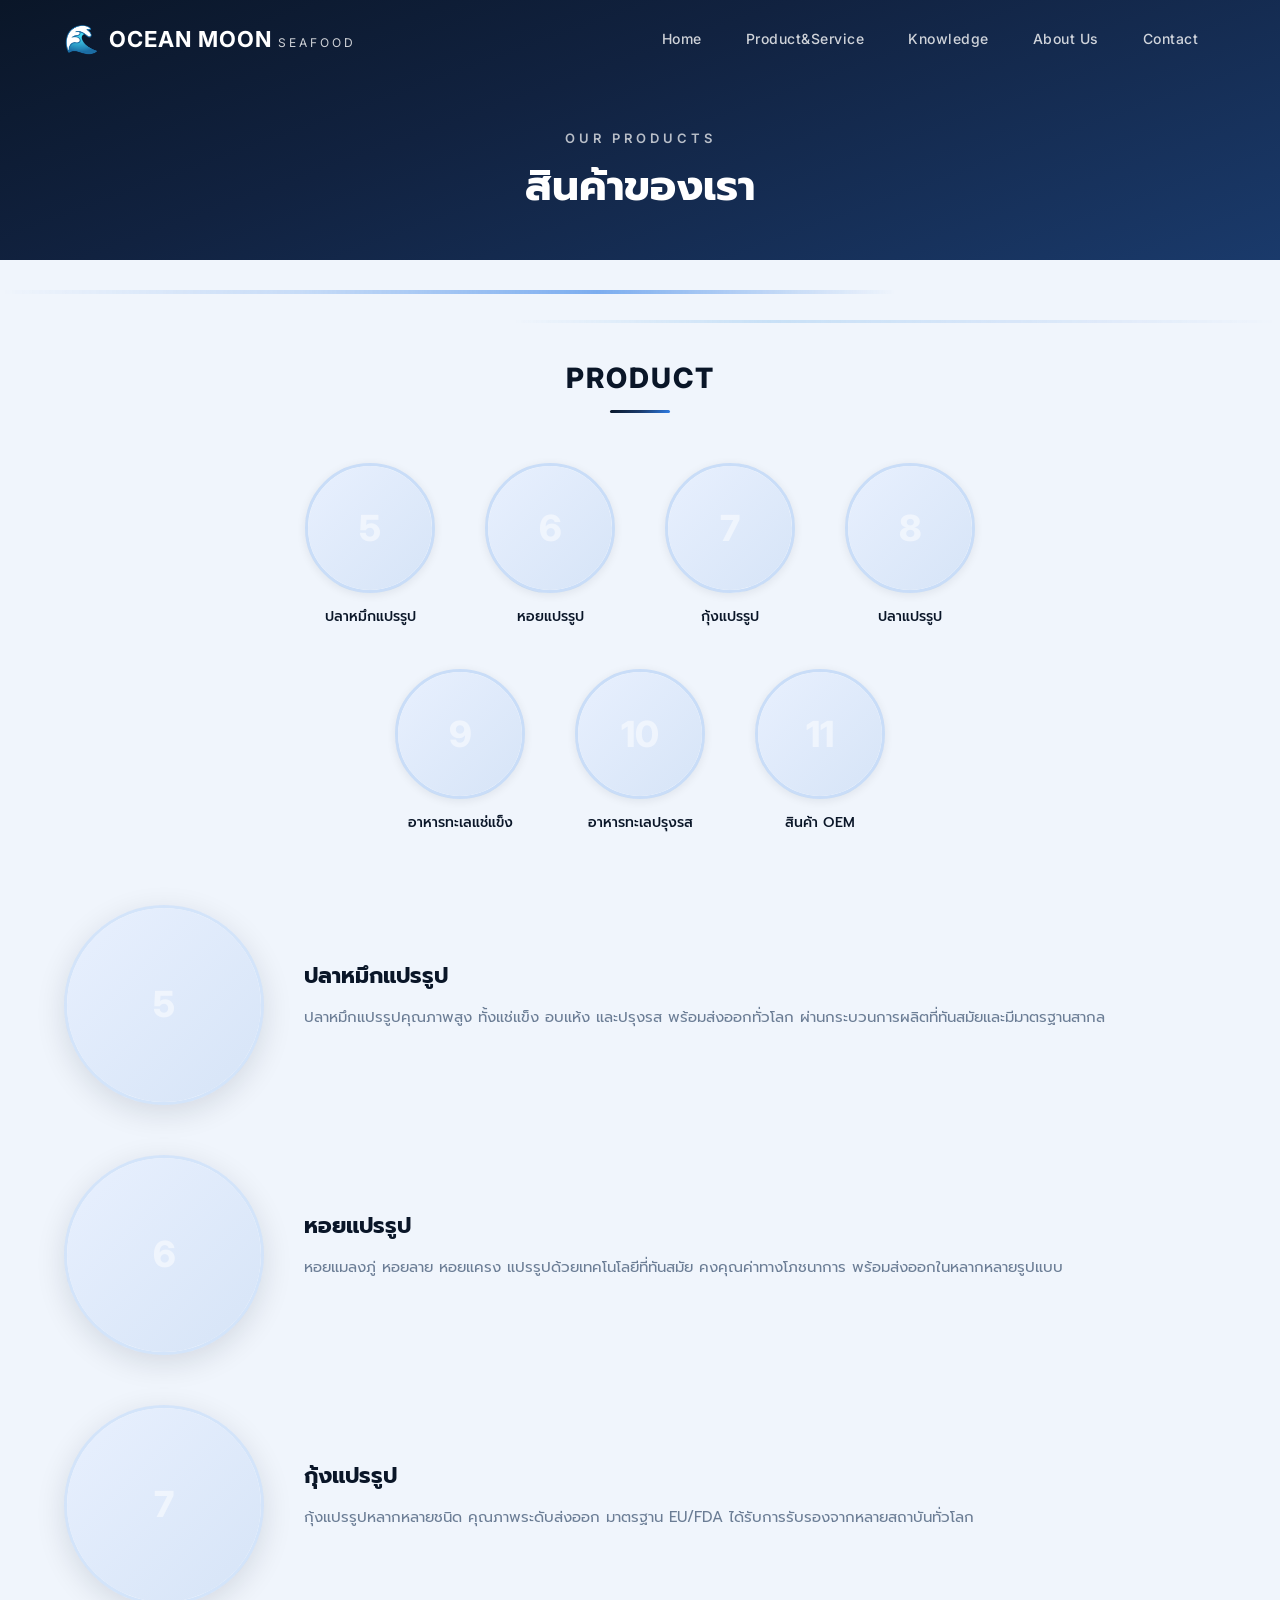
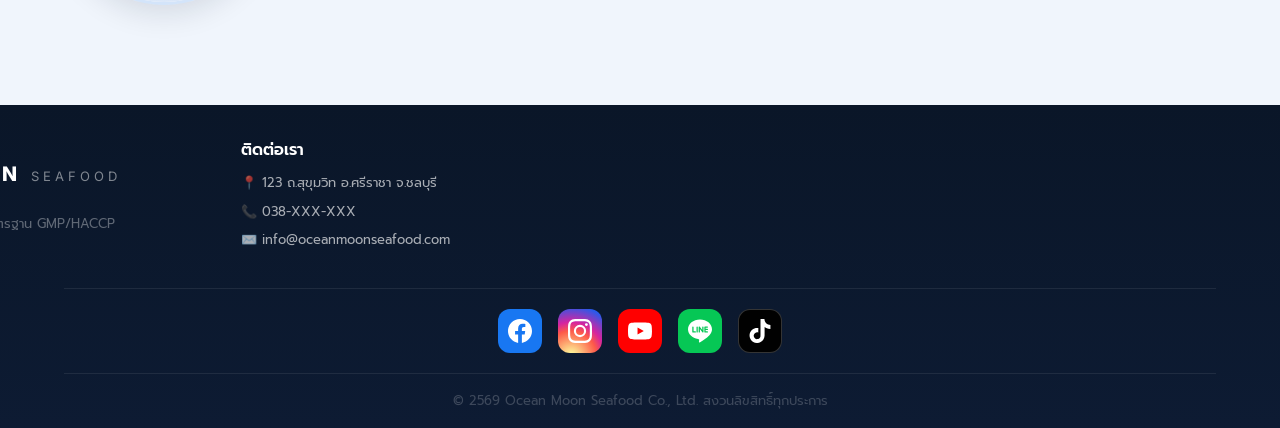
<file: products.html>
<!DOCTYPE html>
<html lang="th">

<head>
    <meta charset="UTF-8">
    <meta name="viewport" content="width=device-width, initial-scale=1.0">
    <title>สินค้าของเรา | Ocean Moon Seafood</title>
    <meta name="description" content="ผลิตภัณฑ์อาหารทะเลแปรรูปคุณภาพสูง ปลาหมึก หอย กุ้ง จาก Ocean Moon Seafood">
    <link rel="preconnect" href="https://fonts.googleapis.com">
    <link rel="preconnect" href="https://fonts.gstatic.com" crossorigin>
    <link
        href="https://fonts.googleapis.com/css2?family=Inter:wght@300;400;500;600;700;800;900&family=Prompt:wght@300;400;500;600;700&display=swap"
        rel="stylesheet">
    <link rel="stylesheet" href="styles.css">
</head>

<body>
    <header class="header" id="header">
        <div class="header-container">
            <a href="index.html" class="logo">
                <span class="logo-icon">🌊</span>
                <span class="logo-text">OCEAN MOON<span class="logo-sub">SEAFOOD</span></span>
            </a>
            <nav class="nav" id="nav">
                <ul class="nav-list">
                    <li><a href="index.html" class="nav-link">Home</a></li>
                    <li class="nav-dropdown">
                        <span class="nav-link dropdown-toggle active">Product&amp;Service</span>
                        <ul class="dropdown-menu">
                            <li><a href="products.html" class="dropdown-link active">Product</a></li>
                            <li><a href="services.html" class="dropdown-link">Service</a></li>
                        </ul>
                    </li>
                    <li><a href="knowledge.html" class="nav-link">Knowledge</a></li>
                    <li><a href="about.html" class="nav-link">About Us</a></li>
                    <li><a href="contact.html" class="nav-link">Contact</a></li>
                </ul>
            </nav>
            <button class="hamburger" id="hamburger" aria-label="เปิดเมนู">
                <span></span><span></span><span></span>
            </button>
        </div>
    </header>

    <!-- Page Hero Banner -->
    <div class="page-hero">
        <div class="page-hero-bg"></div>
        <div class="page-hero-content">
            <p class="section-label light">OUR PRODUCTS</p>
            <h1 class="page-hero-title">สินค้าของเรา</h1>
        </div>
    </div>

    <!-- Products Content — Image 3 Layout -->
    <section class="products-v2" id="products">
        <div class="section-banner sweep-in-left"></div>
        <div class="section-banner sweep-in-right"></div>
        <div class="container">
            <h2 class="page-section-title">Product</h2>

            <!-- ส่วนบน: Circle grid 4+3 -->
            <div class="product-circle-grid animate-on-scroll">
                <div class="product-circle-item-v2">
                    <div class="product-circle-img-v2">
                        <div class="circle-placeholder" aria-label="รูปภาพที่ 5">
                            <span class="placeholder-number">5</span>
                        </div>
                    </div>
                    <span class="product-label-v2">ปลาหมึกแปรรูป</span>
                </div>
                <div class="product-circle-item-v2">
                    <div class="product-circle-img-v2">
                        <div class="circle-placeholder" aria-label="รูปภาพที่ 6">
                            <span class="placeholder-number">6</span>
                        </div>
                    </div>
                    <span class="product-label-v2">หอยแปรรูป</span>
                </div>
                <div class="product-circle-item-v2">
                    <div class="product-circle-img-v2">
                        <div class="circle-placeholder" aria-label="รูปภาพที่ 7">
                            <span class="placeholder-number">7</span>
                        </div>
                    </div>
                    <span class="product-label-v2">กุ้งแปรรูป</span>
                </div>
                <div class="product-circle-item-v2">
                    <div class="product-circle-img-v2">
                        <div class="circle-placeholder" aria-label="รูปภาพที่ 8">
                            <span class="placeholder-number">8</span>
                        </div>
                    </div>
                    <span class="product-label-v2">ปลาแปรรูป</span>
                </div>
                <div class="product-circle-item-v2">
                    <div class="product-circle-img-v2">
                        <div class="circle-placeholder" aria-label="รูปภาพที่ 9">
                            <span class="placeholder-number">9</span>
                        </div>
                    </div>
                    <span class="product-label-v2">อาหารทะเลแช่แข็ง</span>
                </div>
                <div class="product-circle-item-v2">
                    <div class="product-circle-img-v2">
                        <div class="circle-placeholder" aria-label="รูปภาพที่ 10">
                            <span class="placeholder-number">10</span>
                        </div>
                    </div>
                    <span class="product-label-v2">อาหารทะเลปรุงรส</span>
                </div>
                <div class="product-circle-item-v2">
                    <div class="product-circle-img-v2">
                        <div class="circle-placeholder" aria-label="รูปภาพที่ 11">
                            <span class="placeholder-number">11</span>
                        </div>
                    </div>
                    <span class="product-label-v2">สินค้า OEM</span>
                </div>
            </div>

            <!-- ส่วนล่าง: Product detail rows — circle-left + text-right -->
            <div class="product-detail-list">
                <div class="product-detail-row animate-on-scroll">
                    <div class="product-detail-circle">
                        <div class="circle-placeholder" aria-label="รูปภาพที่ 5">
                            <span class="placeholder-number">5</span>
                        </div>
                    </div>
                    <div class="product-detail-text">
                        <h3>ปลาหมึกแปรรูป</h3>
                        <p>ปลาหมึกแปรรูปคุณภาพสูง ทั้งแช่แข็ง อบแห้ง และปรุงรส พร้อมส่งออกทั่วโลก
                            ผ่านกระบวนการผลิตที่ทันสมัยและมีมาตรฐานสากล</p>
                    </div>
                </div>
                <div class="product-detail-row animate-on-scroll">
                    <div class="product-detail-circle">
                        <div class="circle-placeholder" aria-label="รูปภาพที่ 6">
                            <span class="placeholder-number">6</span>
                        </div>
                    </div>
                    <div class="product-detail-text">
                        <h3>หอยแปรรูป</h3>
                        <p>หอยแมลงภู่ หอยลาย หอยแครง แปรรูปด้วยเทคโนโลยีที่ทันสมัย คงคุณค่าทางโภชนาการ
                            พร้อมส่งออกในหลากหลายรูปแบบ</p>
                    </div>
                </div>
                <div class="product-detail-row animate-on-scroll">
                    <div class="product-detail-circle">
                        <div class="circle-placeholder" aria-label="รูปภาพที่ 7">
                            <span class="placeholder-number">7</span>
                        </div>
                    </div>
                    <div class="product-detail-text">
                        <h3>กุ้งแปรรูป</h3>
                        <p>กุ้งแปรรูปหลากหลายชนิด คุณภาพระดับส่งออก มาตรฐาน EU/FDA ได้รับการรับรองจากหลายสถาบันทั่วโลก
                        </p>
                    </div>
                </div>
            </div>
        </div>
    </section>

    <footer class="site-footer">
        <div class="container">
            <div class="footer-top">
                <div class="footer-brand">
                    <a href="index.html" class="footer-logo">
                        <span class="logo-icon">🌊</span>
                        <span class="logo-text">OCEAN MOON <span class="logo-sub">SEAFOOD</span></span>
                    </a>
                    <p class="footer-desc">โรงงานแปรรูปอาหารทะเลชั้นนำ มาตรฐาน GMP/HACCP</p>
                </div>
                <div class="footer-contact">
                    <h4>ติดต่อเรา</h4>
                    <ul>
                        <li>📍 123 ถ.สุขุมวิท อ.ศรีราชา จ.ชลบุรี</li>
                        <li>📞 038-XXX-XXX</li>
                        <li>✉️ info@oceanmoonseafood.com</li>
                    </ul>
                </div>
            </div>
            <div class="footer-social">
                <a href="#" class="social-btn social-facebook" aria-label="Facebook" target="_blank" rel="noopener">
                    <svg viewBox="0 0 24 24" fill="currentColor">
                        <path
                            d="M24 12.073c0-6.627-5.373-12-12-12s-12 5.373-12 12c0 5.99 4.388 10.954 10.125 11.854v-8.385H7.078v-3.47h3.047V9.43c0-3.007 1.792-4.669 4.533-4.669 1.312 0 2.686.235 2.686.235v2.953H15.83c-1.491 0-1.956.925-1.956 1.874v2.25h3.328l-.532 3.47h-2.796v8.385C19.612 23.027 24 18.062 24 12.073z" />
                    </svg>
                </a>
                <a href="#" class="social-btn social-instagram" aria-label="Instagram" target="_blank" rel="noopener">
                    <svg viewBox="0 0 24 24" fill="currentColor">
                        <path
                            d="M12 2.163c3.204 0 3.584.012 4.85.07 3.252.148 4.771 1.691 4.919 4.919.058 1.265.069 1.645.069 4.849 0 3.205-.012 3.584-.069 4.849-.149 3.225-1.664 4.771-4.919 4.919-1.266.058-1.644.07-4.85.07-3.204 0-3.584-.012-4.849-.07-3.26-.149-4.771-1.699-4.919-4.92-.058-1.265-.07-1.644-.07-4.849 0-3.204.013-3.583.07-4.849.149-3.227 1.664-4.771 4.919-4.919 1.266-.057 1.645-.069 4.849-.069zM12 0C8.741 0 8.333.014 7.053.072 2.695.272.273 2.69.073 7.052.014 8.333 0 8.741 0 12c0 3.259.014 3.668.072 4.948.2 4.358 2.618 6.78 6.98 6.98C8.333 23.986 8.741 24 12 24c3.259 0 3.668-.014 4.948-.072 4.354-.2 6.782-2.618 6.979-6.98.059-1.28.073-1.689.073-4.948 0-3.259-.014-3.667-.072-4.947-.196-4.354-2.617-6.78-6.979-6.98C15.668.014 15.259 0 12 0zm0 5.838a6.162 6.162 0 100 12.324 6.162 6.162 0 000-12.324zM12 16a4 4 0 110-8 4 4 0 010 8zm6.406-11.845a1.44 1.44 0 100 2.881 1.44 1.44 0 000-2.881z" />
                    </svg>
                </a>
                <a href="#" class="social-btn social-youtube" aria-label="YouTube" target="_blank" rel="noopener">
                    <svg viewBox="0 0 24 24" fill="currentColor">
                        <path
                            d="M23.498 6.186a3.016 3.016 0 00-2.122-2.136C19.505 3.545 12 3.545 12 3.545s-7.505 0-9.377.505A3.017 3.017 0 00.502 6.186C0 8.07 0 12 0 12s0 3.93.502 5.814a3.016 3.016 0 002.122 2.136c1.871.505 9.376.505 9.376.505s7.505 0 9.377-.505a3.015 3.015 0 002.122-2.136C24 15.93 24 12 24 12s0-3.93-.502-5.814zM9.545 15.568V8.432L15.818 12l-6.273 3.568z" />
                    </svg>
                </a>
                <a href="#" class="social-btn social-line" aria-label="LINE" target="_blank" rel="noopener">
                    <svg viewBox="0 0 24 24" fill="currentColor">
                        <path
                            d="M19.365 9.863c.349 0 .63.285.63.631 0 .345-.281.63-.63.63H17.61v1.125h1.755c.349 0 .63.283.63.63 0 .344-.281.629-.63.629h-2.386c-.345 0-.627-.285-.627-.629V8.108c0-.345.282-.63.627-.63h2.386c.349 0 .63.285.63.63 0 .349-.281.63-.63.63H17.61v1.125h1.755zm-3.855 3.016c0 .27-.174.51-.432.596-.064.021-.133.031-.199.031-.211 0-.391-.09-.51-.25l-2.443-3.317v2.94c0 .344-.279.629-.631.629-.346 0-.626-.285-.626-.629V8.108c0-.27.173-.51.43-.595.06-.023.136-.033.194-.033.195 0 .375.104.495.254l2.462 3.33V8.108c0-.345.282-.63.63-.63.345 0 .63.285.63.63v4.771zm-5.741 0c0 .344-.282.629-.631.629-.345 0-.627-.285-.627-.629V8.108c0-.345.282-.63.627-.63.349 0 .631.285.631.63v4.771zm-2.466.629H4.917c-.345 0-.63-.285-.63-.629V8.108c0-.345.285-.63.63-.63.348 0 .63.285.63.63v4.141h1.756c.348 0 .629.283.629.63 0 .344-.282.629-.629.629M24 10.314C24 4.943 18.615.572 12 .572S0 4.943 0 10.314c0 4.811 4.27 8.842 10.035 9.608.391.082.923.258 1.058.59.12.301.079.766.038 1.08l-.164 1.02c-.045.301-.24 1.186 1.049.645 1.291-.539 6.916-4.078 9.436-6.975C23.176 14.393 24 12.458 24 10.314" />
                    </svg>
                </a>
                <a href="#" class="social-btn social-tiktok" aria-label="TikTok" target="_blank" rel="noopener">
                    <svg viewBox="0 0 24 24" fill="currentColor">
                        <path
                            d="M12.525.02c1.31-.02 2.61-.01 3.91-.02.08 1.53.63 3.09 1.75 4.17 1.12 1.11 2.7 1.62 4.24 1.79v4.03c-1.44-.05-2.89-.35-4.2-.97-.57-.26-1.1-.59-1.62-.93-.01 2.92.01 5.84-.02 8.75-.08 1.4-.54 2.79-1.35 3.94-1.31 1.92-3.58 3.17-5.91 3.21-1.43.08-2.86-.31-4.08-1.03-2.02-1.19-3.44-3.37-3.65-5.71-.02-.5-.03-1-.01-1.49.18-1.9 1.12-3.72 2.58-4.96 1.66-1.44 3.98-2.13 6.15-1.72.02 1.48-.04 2.96-.04 4.44-.99-.32-2.15-.23-3.02.37-.63.41-1.11 1.04-1.36 1.75-.21.51-.15 1.07-.14 1.61.24 1.64 1.82 3.02 3.5 2.87 1.12-.01 2.19-.66 2.77-1.61.19-.33.4-.67.41-1.06.1-1.79.06-3.57.07-5.36.01-4.03-.01-8.05.02-12.07z" />
                    </svg>
                </a>
            </div>
            <div class="footer-bottom">
                <p>© 2569 Ocean Moon Seafood Co., Ltd. สงวนลิขสิทธิ์ทุกประการ</p>
            </div>
        </div>
    </footer>

    <script src="script.js"></script>
</body>

</html>
</file>
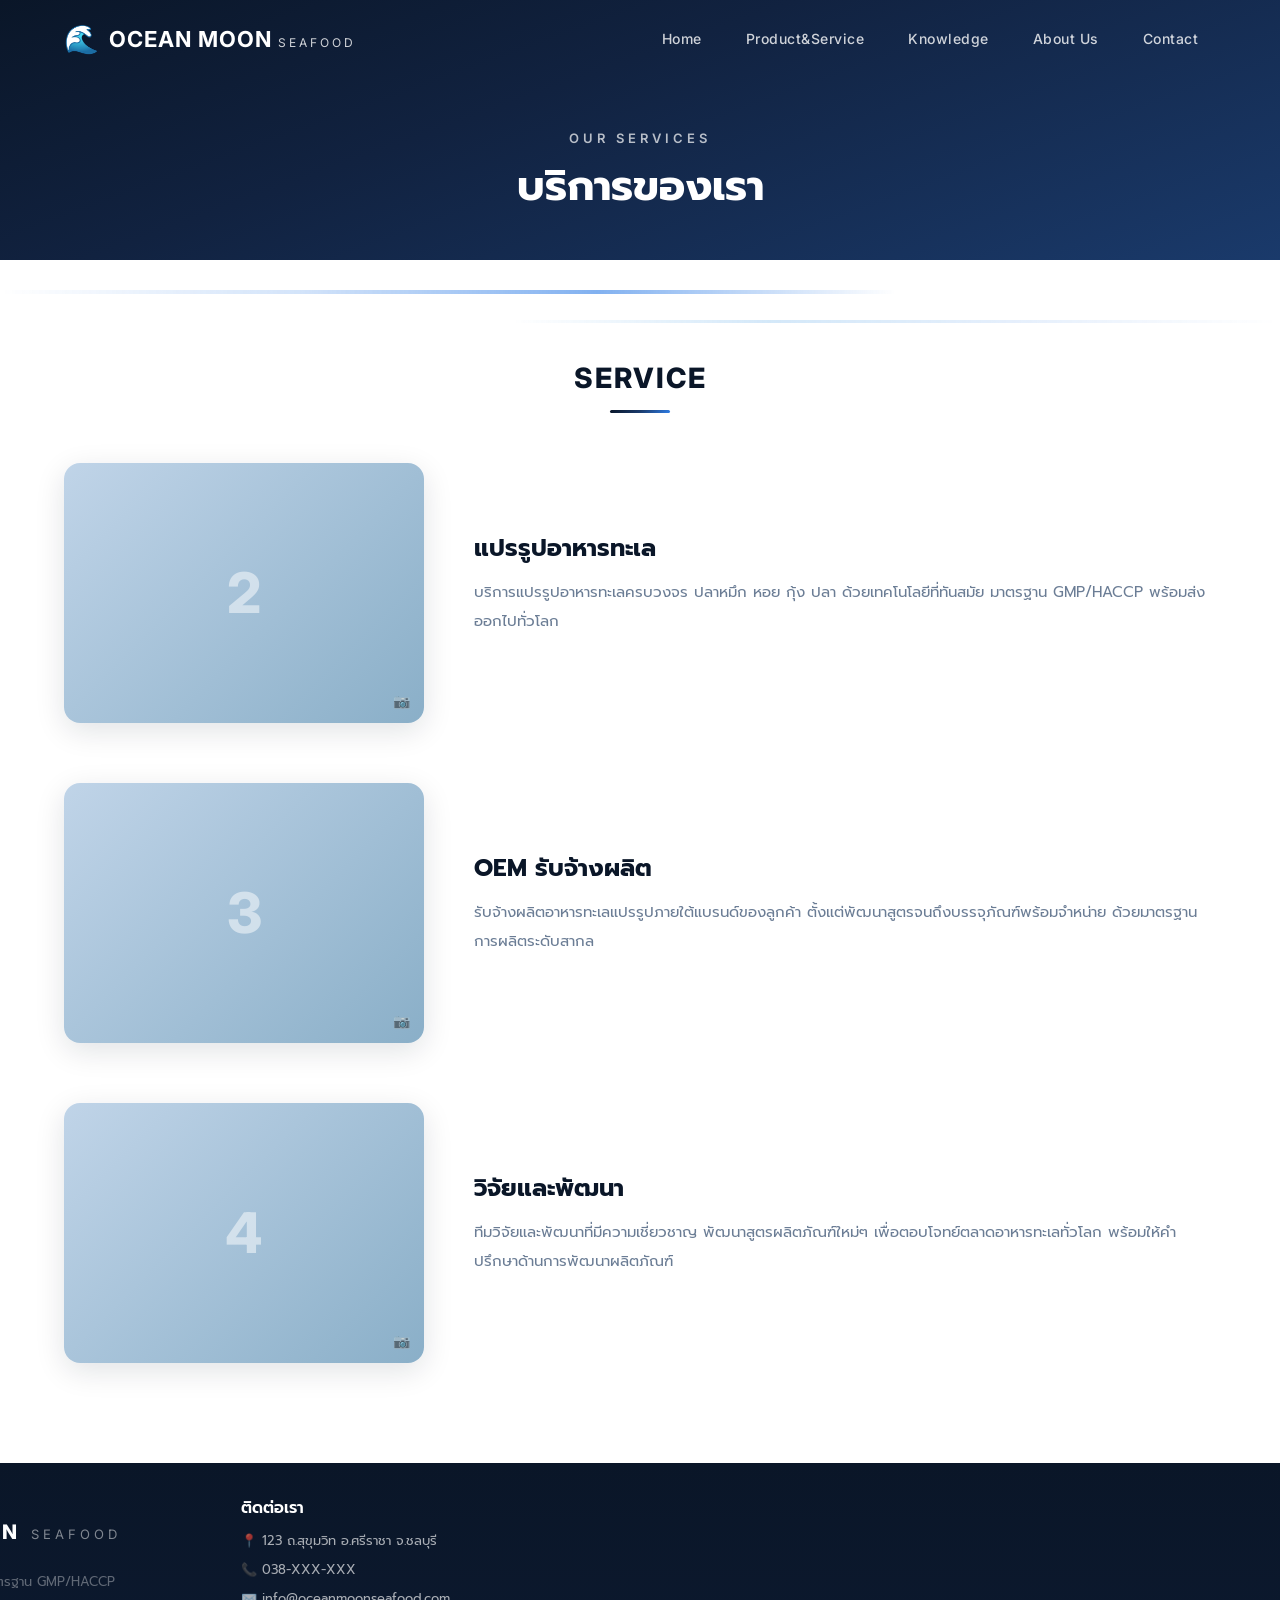
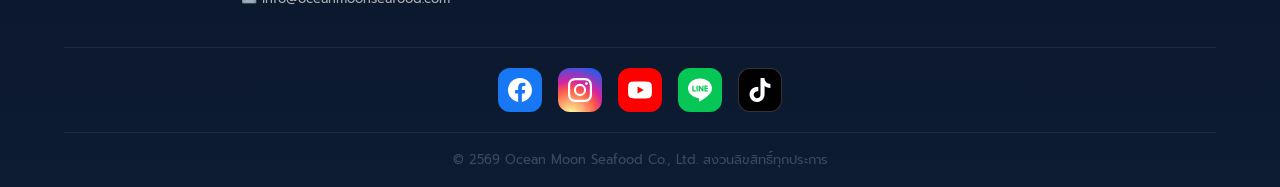
<file: services.html>
<!DOCTYPE html>
<html lang="th">

<head>
    <meta charset="UTF-8">
    <meta name="viewport" content="width=device-width, initial-scale=1.0">
    <title>บริการของเรา | Ocean Moon Seafood</title>
    <meta name="description" content="บริการแปรรูปอาหารทะเล OEM และวิจัยพัฒนา จาก Ocean Moon Seafood">
    <link rel="preconnect" href="https://fonts.googleapis.com">
    <link rel="preconnect" href="https://fonts.gstatic.com" crossorigin>
    <link
        href="https://fonts.googleapis.com/css2?family=Inter:wght@300;400;500;600;700;800;900&family=Prompt:wght@300;400;500;600;700&display=swap"
        rel="stylesheet">
    <link rel="stylesheet" href="styles.css">
</head>

<body>
    <header class="header" id="header">
        <div class="header-container">
            <a href="index.html" class="logo">
                <span class="logo-icon">🌊</span>
                <span class="logo-text">OCEAN MOON<span class="logo-sub">SEAFOOD</span></span>
            </a>
            <nav class="nav" id="nav">
                <ul class="nav-list">
                    <li><a href="index.html" class="nav-link">Home</a></li>
                    <li class="nav-dropdown">
                        <span class="nav-link dropdown-toggle active">Product&amp;Service</span>
                        <ul class="dropdown-menu">
                            <li><a href="products.html" class="dropdown-link">Product</a></li>
                            <li><a href="services.html" class="dropdown-link active">Service</a></li>
                        </ul>
                    </li>
                    <li><a href="knowledge.html" class="nav-link">Knowledge</a></li>
                    <li><a href="about.html" class="nav-link">About Us</a></li>
                    <li><a href="contact.html" class="nav-link">Contact</a></li>
                </ul>
            </nav>
            <button class="hamburger" id="hamburger" aria-label="เปิดเมนู">
                <span></span><span></span><span></span>
            </button>
        </div>
    </header>

    <!-- Page Hero Banner -->
    <div class="page-hero">
        <div class="page-hero-bg"></div>
        <div class="page-hero-content">
            <p class="section-label light">OUR SERVICES</p>
            <h1 class="page-hero-title">บริการของเรา</h1>
        </div>
    </div>

    <!-- Services Content — Image 2 Layout: rows with image-left + text-right -->
    <section class="services-v2" id="services">
        <div class="section-banner sweep-in-left"></div>
        <div class="section-banner sweep-in-right"></div>

        <div class="container">
            <h2 class="page-section-title">Service</h2>

            <div class="service-row-list">
                <!-- บริการที่ 1 -->
                <div class="service-row animate-on-scroll">
                    <div class="service-row-img">
                        <div class="image-placeholder" aria-label="รูปภาพที่ 2">
                            <span class="placeholder-number">2</span>
                        </div>
                    </div>
                    <div class="service-row-text">
                        <h3>แปรรูปอาหารทะเล</h3>
                        <p>บริการแปรรูปอาหารทะเลครบวงจร ปลาหมึก หอย กุ้ง ปลา ด้วยเทคโนโลยีที่ทันสมัย มาตรฐาน GMP/HACCP
                            พร้อมส่งออกไปทั่วโลก</p>

                    </div>
                </div>

                <!-- บริการที่ 2 -->
                <div class="service-row animate-on-scroll">
                    <div class="service-row-img">
                        <div class="image-placeholder" aria-label="รูปภาพที่ 3">
                            <span class="placeholder-number">3</span>
                        </div>
                    </div>
                    <div class="service-row-text">
                        <h3>OEM รับจ้างผลิต</h3>
                        <p>รับจ้างผลิตอาหารทะเลแปรรูปภายใต้แบรนด์ของลูกค้า ตั้งแต่พัฒนาสูตรจนถึงบรรจุภัณฑ์พร้อมจำหน่าย
                            ด้วยมาตรฐานการผลิตระดับสากล</p>

                    </div>
                </div>

                <!-- บริการที่ 3 -->
                <div class="service-row animate-on-scroll">
                    <div class="service-row-img">
                        <div class="image-placeholder" aria-label="รูปภาพที่ 4">
                            <span class="placeholder-number">4</span>
                        </div>
                    </div>
                    <div class="service-row-text">
                        <h3>วิจัยและพัฒนา</h3>
                        <p>ทีมวิจัยและพัฒนาที่มีความเชี่ยวชาญ พัฒนาสูตรผลิตภัณฑ์ใหม่ๆ เพื่อตอบโจทย์ตลาดอาหารทะเลทั่วโลก
                            พร้อมให้คำปรึกษาด้านการพัฒนาผลิตภัณฑ์</p>

                    </div>
                </div>
            </div>
        </div>
    </section>

    <footer class="site-footer">
        <div class="container">
            <div class="footer-top">
                <div class="footer-brand">
                    <a href="index.html" class="footer-logo">
                        <span class="logo-icon">🌊</span>
                        <span class="logo-text">OCEAN MOON <span class="logo-sub">SEAFOOD</span></span>
                    </a>
                    <p class="footer-desc">โรงงานแปรรูปอาหารทะเลชั้นนำ มาตรฐาน GMP/HACCP</p>
                </div>
                <div class="footer-contact">
                    <h4>ติดต่อเรา</h4>
                    <ul>
                        <li>📍 123 ถ.สุขุมวิท อ.ศรีราชา จ.ชลบุรี</li>
                        <li>📞 038-XXX-XXX</li>
                        <li>✉️ info@oceanmoonseafood.com</li>
                    </ul>
                </div>
            </div>
            <div class="footer-social">
                <a href="#" class="social-btn social-facebook" aria-label="Facebook" target="_blank" rel="noopener">
                    <svg viewBox="0 0 24 24" fill="currentColor">
                        <path
                            d="M24 12.073c0-6.627-5.373-12-12-12s-12 5.373-12 12c0 5.99 4.388 10.954 10.125 11.854v-8.385H7.078v-3.47h3.047V9.43c0-3.007 1.792-4.669 4.533-4.669 1.312 0 2.686.235 2.686.235v2.953H15.83c-1.491 0-1.956.925-1.956 1.874v2.25h3.328l-.532 3.47h-2.796v8.385C19.612 23.027 24 18.062 24 12.073z" />
                    </svg>
                </a>
                <a href="#" class="social-btn social-instagram" aria-label="Instagram" target="_blank" rel="noopener">
                    <svg viewBox="0 0 24 24" fill="currentColor">
                        <path
                            d="M12 2.163c3.204 0 3.584.012 4.85.07 3.252.148 4.771 1.691 4.919 4.919.058 1.265.069 1.645.069 4.849 0 3.205-.012 3.584-.069 4.849-.149 3.225-1.664 4.771-4.919 4.919-1.266.058-1.644.07-4.85.07-3.204 0-3.584-.012-4.849-.07-3.26-.149-4.771-1.699-4.919-4.92-.058-1.265-.07-1.644-.07-4.849 0-3.204.013-3.583.07-4.849.149-3.227 1.664-4.771 4.919-4.919 1.266-.057 1.645-.069 4.849-.069zM12 0C8.741 0 8.333.014 7.053.072 2.695.272.273 2.69.073 7.052.014 8.333 0 8.741 0 12c0 3.259.014 3.668.072 4.948.2 4.358 2.618 6.78 6.98 6.98C8.333 23.986 8.741 24 12 24c3.259 0 3.668-.014 4.948-.072 4.354-.2 6.782-2.618 6.979-6.98.059-1.28.073-1.689.073-4.948 0-3.259-.014-3.667-.072-4.947-.196-4.354-2.617-6.78-6.979-6.98C15.668.014 15.259 0 12 0zm0 5.838a6.162 6.162 0 100 12.324 6.162 6.162 0 000-12.324zM12 16a4 4 0 110-8 4 4 0 010 8zm6.406-11.845a1.44 1.44 0 100 2.881 1.44 1.44 0 000-2.881z" />
                    </svg>
                </a>
                <a href="#" class="social-btn social-youtube" aria-label="YouTube" target="_blank" rel="noopener">
                    <svg viewBox="0 0 24 24" fill="currentColor">
                        <path
                            d="M23.498 6.186a3.016 3.016 0 00-2.122-2.136C19.505 3.545 12 3.545 12 3.545s-7.505 0-9.377.505A3.017 3.017 0 00.502 6.186C0 8.07 0 12 0 12s0 3.93.502 5.814a3.016 3.016 0 002.122 2.136c1.871.505 9.376.505 9.376.505s7.505 0 9.377-.505a3.015 3.015 0 002.122-2.136C24 15.93 24 12 24 12s0-3.93-.502-5.814zM9.545 15.568V8.432L15.818 12l-6.273 3.568z" />
                    </svg>
                </a>
                <a href="#" class="social-btn social-line" aria-label="LINE" target="_blank" rel="noopener">
                    <svg viewBox="0 0 24 24" fill="currentColor">
                        <path
                            d="M19.365 9.863c.349 0 .63.285.63.631 0 .345-.281.63-.63.63H17.61v1.125h1.755c.349 0 .63.283.63.63 0 .344-.281.629-.63.629h-2.386c-.345 0-.627-.285-.627-.629V8.108c0-.345.282-.63.627-.63h2.386c.349 0 .63.285.63.63 0 .349-.281.63-.63.63H17.61v1.125h1.755zm-3.855 3.016c0 .27-.174.51-.432.596-.064.021-.133.031-.199.031-.211 0-.391-.09-.51-.25l-2.443-3.317v2.94c0 .344-.279.629-.631.629-.346 0-.626-.285-.626-.629V8.108c0-.27.173-.51.43-.595.06-.023.136-.033.194-.033.195 0 .375.104.495.254l2.462 3.33V8.108c0-.345.282-.63.63-.63.345 0 .63.285.63.63v4.771zm-5.741 0c0 .344-.282.629-.631.629-.345 0-.627-.285-.627-.629V8.108c0-.345.282-.63.627-.63.349 0 .631.285.631.63v4.771zm-2.466.629H4.917c-.345 0-.63-.285-.63-.629V8.108c0-.345.285-.63.63-.63.348 0 .63.285.63.63v4.141h1.756c.348 0 .629.283.629.63 0 .344-.282.629-.629.629M24 10.314C24 4.943 18.615.572 12 .572S0 4.943 0 10.314c0 4.811 4.27 8.842 10.035 9.608.391.082.923.258 1.058.59.12.301.079.766.038 1.08l-.164 1.02c-.045.301-.24 1.186 1.049.645 1.291-.539 6.916-4.078 9.436-6.975C23.176 14.393 24 12.458 24 10.314" />
                    </svg>
                </a>
                <a href="#" class="social-btn social-tiktok" aria-label="TikTok" target="_blank" rel="noopener">
                    <svg viewBox="0 0 24 24" fill="currentColor">
                        <path
                            d="M12.525.02c1.31-.02 2.61-.01 3.91-.02.08 1.53.63 3.09 1.75 4.17 1.12 1.11 2.7 1.62 4.24 1.79v4.03c-1.44-.05-2.89-.35-4.2-.97-.57-.26-1.1-.59-1.62-.93-.01 2.92.01 5.84-.02 8.75-.08 1.4-.54 2.79-1.35 3.94-1.31 1.92-3.58 3.17-5.91 3.21-1.43.08-2.86-.31-4.08-1.03-2.02-1.19-3.44-3.37-3.65-5.71-.02-.5-.03-1-.01-1.49.18-1.9 1.12-3.72 2.58-4.96 1.66-1.44 3.98-2.13 6.15-1.72.02 1.48-.04 2.96-.04 4.44-.99-.32-2.15-.23-3.02.37-.63.41-1.11 1.04-1.36 1.75-.21.51-.15 1.07-.14 1.61.24 1.64 1.82 3.02 3.5 2.87 1.12-.01 2.19-.66 2.77-1.61.19-.33.4-.67.41-1.06.1-1.79.06-3.57.07-5.36.01-4.03-.01-8.05.02-12.07z" />
                    </svg>
                </a>
            </div>
            <div class="footer-bottom">
                <p>© 2569 Ocean Moon Seafood Co., Ltd. สงวนลิขสิทธิ์ทุกประการ</p>
            </div>
        </div>
    </footer>

    <script src="script.js"></script>
</body>

</html>
</file>
<file: styles.css>
/* ============================================= */
/* VERSION 2 — CSS Variables                      */
/* แก้ไขสีทุกจุดในเว็บไซต์ได้จากตรงนี้ที่เดียว     */
/* ============================================= */
:root {
    --primary: #1a3a6b;
    --primary-light: #2e7de6;
    --primary-dark: #0a1628;
    --accent: #4A9FE5;
    --accent-glow: rgba(46, 125, 230, 0.35);

    --white: #ffffff;
    --light: #f0f5fc;
    --gray: #8896a7;
    --dark: #0d1b33;
    --text: #2c3e5a;
    --text-light: #6b7d95;

    --grad-main: linear-gradient(135deg, #0a1628 0%, #1a3a6b 50%, #2e7de6 100%);
    --grad-card: linear-gradient(145deg, rgba(26, 58, 107, 0.04) 0%, rgba(46, 125, 230, 0.08) 100%);
    --grad-sweep: linear-gradient(90deg, transparent 0%, rgba(46, 125, 230, 0.08) 50%, transparent 100%);

    --header-h: 80px;
    --max-w: 1200px;
    --sec-pad: 100px;
    --radius: 16px;
    --radius-sm: 8px;

    --font-th: 'Prompt', sans-serif;
    --font-en: 'Inter', sans-serif;

    --shadow-sm: 0 2px 10px rgba(10, 22, 40, 0.08);
    --shadow-md: 0 8px 30px rgba(10, 22, 40, 0.12);
    --shadow-lg: 0 20px 60px rgba(10, 22, 40, 0.15);
    --shadow-glow: 0 0 40px rgba(46, 125, 230, 0.25);

    --tr-fast: 0.2s ease;
    --tr: 0.3s ease;
    --tr-slow: 0.6s ease;
}

/* ============================================= */
/* RESET                                          */
/* ============================================= */
*,
*::before,
*::after {
    margin: 0;
    padding: 0;
    box-sizing: border-box;
}

html {
    scroll-behavior: smooth;
    scroll-padding-top: var(--header-h);
}

body {
    font-family: var(--font-th);
    color: var(--text);
    line-height: 1.7;
    background: var(--white);
    overflow-x: hidden;
}

h1,
h2,
h3,
h4,
h5,
h6 {
    font-family: var(--font-en);
    line-height: 1.3;
}

a {
    text-decoration: none;
    color: inherit;
    transition: color var(--tr-fast);
}

img {
    max-width: 100%;
    display: block;
}

.container {
    max-width: var(--max-w);
    margin: 0 auto;
    padding: 0 24px;
}

/* ============================================= */
/* PLACEHOLDER — ตัว placeholder รูปภาพ            */
/* ============================================= */
.image-placeholder {
    width: 100%;
    height: 100%;
    min-height: 220px;
    background: linear-gradient(135deg, #c0d4e8 0%, #8aafc8 100%);
    display: flex;
    align-items: center;
    justify-content: center;
    position: relative;
    overflow: hidden;
}

.image-placeholder::before {
    content: '📷';
    position: absolute;
    bottom: 10px;
    right: 14px;
    font-size: 14px;
    opacity: 0.5;
}

.image-placeholder-lg {
    min-height: 420px;
    border-radius: var(--radius);
}

/* วงกลม placeholder */
.circle-placeholder {
    width: 100%;
    height: 100%;
    background: linear-gradient(135deg, #b0c8e0 0%, #7ea8c8 60%, #5b8db8 100%);
    border-radius: 50%;
    display: flex;
    align-items: center;
    justify-content: center;
    position: relative;
    overflow: hidden;
}

.circle-sm {
    width: 100px;
    height: 100px;
}

.placeholder-number {
    font-family: var(--font-en);
    font-size: 56px;
    font-weight: 800;
    color: rgba(255, 255, 255, 0.5);
    user-select: none;
    z-index: 1;
}

.circle-placeholder .placeholder-number {
    font-size: 36px;
}

.circle-sm .placeholder-number {
    font-size: 24px;
}

/* ============================================= */
/* BUTTONS                                        */
/* ============================================= */
.btn {
    display: inline-block;
    padding: 14px 36px;
    border-radius: 50px;
    font-family: var(--font-th);
    font-size: 15px;
    font-weight: 500;
    cursor: pointer;
    transition: all var(--tr);
    border: 2px solid transparent;
    letter-spacing: 0.5px;
}

.btn-primary {
    background: var(--grad-main);
    color: var(--white);
    box-shadow: var(--shadow-sm);
}

.btn-primary:hover {
    transform: translateY(-2px);
    box-shadow: var(--shadow-glow);
}

.btn-glass {
    background: rgba(255, 255, 255, 0.08);
    color: var(--white);
    border-color: rgba(255, 255, 255, 0.3);
    backdrop-filter: blur(10px);
}

.btn-glass:hover {
    background: rgba(255, 255, 255, 0.18);
    border-color: var(--white);
    transform: translateY(-2px);
}

.btn-full {
    width: 100%;
    text-align: center;
}

/* Link arrow */
.link-arrow {
    font-size: 14px;
    font-weight: 600;
    color: var(--primary-light);
    display: inline-flex;
    align-items: center;
    gap: 6px;
    transition: all var(--tr);
}

.link-arrow span {
    transition: transform var(--tr);
}

.link-arrow:hover {
    color: var(--primary);
}

.link-arrow:hover span {
    transform: translateX(4px);
}

/* ============================================= */
/* SECTION HEADERS                                */
/* ============================================= */
.section-header {
    text-align: center;
    max-width: 700px;
    margin: 0 auto 60px;
}

.label-line {
    display: flex;
    align-items: center;
    justify-content: center;
    gap: 16px;
    margin-bottom: 14px;
}

.label-line-left {
    justify-content: flex-start;
}

.line-left,
.line-right {
    flex: 1;
    max-width: 80px;
    height: 1px;
    background: linear-gradient(90deg, transparent, var(--primary-light), transparent);
}

.section-label {
    font-family: var(--font-en);
    font-size: 13px;
    font-weight: 600;
    letter-spacing: 4px;
    text-transform: uppercase;
    color: var(--primary-light);
    white-space: nowrap;
}

.section-label.light {
    color: rgba(255, 255, 255, 0.7);
}

.section-title {
    font-family: var(--font-th);
    font-size: 38px;
    font-weight: 700;
    color: var(--primary-dark);
    margin-bottom: 16px;
}

.section-title.text-left {
    text-align: left;
}

.section-desc {
    font-size: 16px;
    color: var(--text-light);
    line-height: 1.8;
}

/* ============================================= */
/* SWEEP BANNERS — แถบโฉบจากซ้าย/ขวา              */
/* ปรับความเข้ม สี ขนาด ได้ตรงนี้                  */
/* ============================================= */
.section-banner {
    position: absolute;
    pointer-events: none;
    z-index: 0;
}

.sweep-in-left {
    top: 30px;
    left: -100%;
    width: 70%;
    height: 4px;
    background: linear-gradient(90deg, transparent, var(--accent-glow), var(--primary-light), transparent);
    border-radius: 2px;
    animation: sweepLeft 3s ease-out forwards;
}

.sweep-in-right {
    top: 60px;
    right: -100%;
    width: 60%;
    height: 3px;
    background: linear-gradient(270deg, transparent, rgba(46, 125, 230, 0.2), rgba(74, 159, 229, 0.4), transparent);
    border-radius: 2px;
    animation: sweepRight 3.5s 0.5s ease-out forwards;
}

.sweep-in-right-alt {
    bottom: 40px;
    right: -100%;
    width: 50%;
    height: 3px;
    background: linear-gradient(270deg, transparent, rgba(46, 125, 230, 0.15), rgba(74, 159, 229, 0.3), transparent);
    border-radius: 2px;
    animation: sweepRight 4s 0.3s ease-out forwards;
}

.sweep-in-left-alt {
    bottom: 60px;
    left: -100%;
    width: 55%;
    height: 3px;
    background: linear-gradient(90deg, transparent, rgba(46, 125, 230, 0.15), rgba(74, 159, 229, 0.3), transparent);
    border-radius: 2px;
    animation: sweepLeft 4s 0.3s ease-out forwards;
}

@keyframes sweepLeft {
    0% {
        left: -100%;
        opacity: 0;
    }

    60% {
        opacity: 1;
    }

    100% {
        left: 0;
        opacity: 0.6;
    }
}

@keyframes sweepRight {
    0% {
        right: -100%;
        opacity: 0;
    }

    60% {
        opacity: 1;
    }

    100% {
        right: 0;
        opacity: 0.6;
    }
}

/* ============================================= */
/* ส่วนที่ 0: HEADER                               */
/* ============================================= */
.header {
    position: fixed;
    top: 0;
    left: 0;
    right: 0;
    height: var(--header-h);
    z-index: 1000;
    transition: all var(--tr);
    background: transparent;
}

.header.scrolled {
    background: rgba(10, 22, 40, 0.88);
    backdrop-filter: blur(20px);
    -webkit-backdrop-filter: blur(20px);
    box-shadow: 0 4px 30px rgba(0, 0, 0, 0.2);
    height: 70px;
}

.header-container {
    max-width: var(--max-w);
    margin: 0 auto;
    padding: 0 24px;
    height: 100%;
    display: flex;
    align-items: center;
    justify-content: space-between;
}

.logo {
    display: flex;
    align-items: center;
    gap: 10px;
    z-index: 1001;
}

.logo-icon {
    font-size: 28px;
}

.logo-text {
    font-family: var(--font-en);
    font-size: 22px;
    font-weight: 700;
    color: var(--white);
    letter-spacing: 1px;
    display: flex;
    align-items: baseline;
    gap: 6px;
}

.logo-sub {
    font-size: 12px;
    font-weight: 400;
    letter-spacing: 3px;
    opacity: 0.8;
}

.nav-list {
    display: flex;
    list-style: none;
    gap: 8px;
}

.nav-link {
    font-family: var(--font-en);
    font-size: 14px;
    font-weight: 500;
    color: rgba(255, 255, 255, 0.8);
    padding: 8px 18px;
    border-radius: 50px;
    transition: all var(--tr-fast);
    letter-spacing: 0.5px;
}

.nav-link:hover,
.nav-link.active {
    color: var(--white);
    background: rgba(255, 255, 255, 0.12);
}

/* Dropdown menu */
.nav-dropdown {
    position: relative;
}

.dropdown-toggle {
    cursor: pointer;
    user-select: none;
}

.dropdown-menu {
    position: absolute;
    top: 100%;
    left: 50%;
    transform: translateX(-50%) translateY(10px);
    min-width: 100%;
    background: transparent;
    list-style: none;
    padding: 4px 0 0;
    opacity: 0;
    visibility: hidden;
    transition: all var(--tr);
    z-index: 1001;
    display: flex;
    flex-direction: column;
    gap: 4px;
}

.nav-dropdown:hover .dropdown-menu {
    opacity: 1;
    visibility: visible;
    transform: translateX(-50%) translateY(4px);
}

.dropdown-link {
    display: block;
    padding: 8px 18px;
    font-family: var(--font-en);
    font-size: 14px;
    font-weight: 500;
    color: rgba(255, 255, 255, 0.8);
    border-radius: 50px;
    background: rgba(10, 22, 40, 0.85);
    backdrop-filter: blur(20px);
    -webkit-backdrop-filter: blur(20px);
    transition: all var(--tr-fast);
    white-space: nowrap;
    letter-spacing: 0.5px;
    text-align: center;
    width: 100%;
    box-sizing: border-box;
}

.dropdown-link:hover,
.dropdown-link.active {
    color: var(--white);
    background: rgba(255, 255, 255, 0.12);
}

.hamburger {
    display: none;
    flex-direction: column;
    gap: 5px;
    background: none;
    border: none;
    cursor: pointer;
    padding: 8px;
    z-index: 1001;
}

.hamburger span {
    width: 24px;
    height: 2px;
    background: var(--white);
    transition: all var(--tr);
    border-radius: 2px;
}

.hamburger.active span:nth-child(1) {
    transform: rotate(45deg) translate(5px, 5px);
}

.hamburger.active span:nth-child(2) {
    opacity: 0;
}

.hamburger.active span:nth-child(3) {
    transform: rotate(-45deg) translate(5px, -5px);
}

/* ============================================= */
/* ส่วนที่ 1: HERO — Split Layout                  */
/* ============================================= */
.hero {
    position: relative;
    min-height: 100vh;
    display: flex;
    flex-direction: column;
    align-items: center;
    justify-content: center;
    overflow: hidden;
    padding-top: var(--header-h);
}

.hero-bg {
    position: absolute;
    inset: 0;
    background: linear-gradient(160deg, #0a1628 0%, #112240 30%, #1a3a6b 60%, #0f2744 100%);
    z-index: 0;
}

/* Animated diagonal banners in hero */
.hero-banner {
    position: absolute;
    z-index: 1;
    pointer-events: none;
}

.banner-sweep-left {
    top: 18%;
    left: -100%;
    width: 120%;
    height: 1px;
    background: linear-gradient(90deg, transparent 0%, rgba(255, 255, 255, 0.25) 30%, rgba(255, 255, 255, 0.12) 70%, transparent 100%);
    transform: rotate(-3deg);
    animation: heroSweepL 2.5s 0.5s ease-out forwards;
}

.banner-sweep-right {
    top: 90%;
    right: -100%;
    width: 60%;
    height: 2px;
    background: linear-gradient(270deg, transparent 0%, rgba(255, 255, 255, 0.2) 40%, rgba(255, 255, 255, 0.1) 80%, transparent 100%);
    transform: rotate(2deg);
    animation: heroSweepR 3s 1s ease-out forwards;
}

.banner-sweep-left-2 {
    top: 50%;
    left: -100%;
    width: 90%;
    height: 0px;
    background: linear-gradient(90deg, transparent 0%, rgba(255, 255, 255, 0.18) 50%, transparent 100%);
    transform: rotate(-1.5deg);
    animation: heroSweepL 3.5s 1.5s ease-out forwards;
}

.banner-sweep-right-2 {
    top: 40%;
    right: -100%;
    width: 100%;
    height: 0px;
    background: linear-gradient(270deg, transparent 0%, rgba(255, 255, 255, 0.2) 30%, rgba(255, 255, 255, 0.1) 70%, transparent 100%);
    transform: rotate(1.5deg);
    animation: heroSweepR 3.5s 0.8s ease-out forwards;
}

.banner-sweep-left-3 {
    top: 70%;
    left: -100%;
    width: 80%;
    height: 0px;
    background: linear-gradient(90deg, transparent 0%, rgba(255, 255, 255, 0.15) 40%, rgba(255, 255, 255, 0.08) 80%, transparent 100%);
    transform: rotate(-2.5deg);
    animation: heroSweepL 4s 2s ease-out forwards;
}

@keyframes heroSweepL {
    0% {
        left: -100%;
        opacity: 0;
    }

    50% {
        opacity: 1;
    }

    100% {
        left: -5%;
        opacity: 0.7;
    }
}

@keyframes heroSweepR {
    0% {
        right: -100%;
        opacity: 0;
    }

    50% {
        opacity: 1;
    }

    100% {
        right: -5%;
        opacity: 0.7;
    }
}

/* ============================================= */
/* SWEEP LINES SECTION — เส้นโฉบเฉี่ยว             */
/* ============================================= */
.sweep-lines-section {
    position: relative;
    width: 100%;
    height: 40px;
    overflow: hidden;
    background: var(--light);
}

/* Split layout: รูปซ้าย + ข้อความ+cert ขวา */
.hero-split {
    position: relative;
    z-index: 2;
    display: grid;
    grid-template-columns: 1.4fr 1.56fr;
    /* ← ขยายกล่องข้อความ 1.3 เท่า */
    align-items: start;
    width: 90%;
    max-width: 1100px;
    margin: 0 auto 0 12%;
    /* ← ขยับทั้งคู่ไปซ้าย */
    padding: 0;
    gap: 0;
}

/* ด้านซ้าย: รูปภาพ placeholder */
.hero-image-wrapper {
    position: relative;
    z-index: 1;
}

.hero-image-placeholder {
    width: 140%;
    aspect-ratio: 4/3;
    background: linear-gradient(135deg, #c0d4e8 0%, #8aafc8 50%, #6b9bb8 100%);
    border-radius: var(--radius);
    display: flex;
    align-items: center;
    justify-content: center;
    box-shadow: 0 30px 80px rgba(0, 0, 0, 0.3);
    overflow: hidden;
}

.hero-image-placeholder .placeholder-number {
    font-size: 120px;
    color: rgba(255, 255, 255, 0.4);
}

/* column ขวา: ข้อความ + cert circles */
.hero-right-col {
    position: relative;
    z-index: 2;
    display: flex;
    flex-direction: column;
    gap: 20px;
    margin-left: -80px;
    left: 110px;
    /* ← ขยับไปขวา 200px โดยไม่เปลี่ยนขนาดกล่อง */
    align-self: center;
}

/* ด้านขวา: กล่องข้อความ */
.hero-text-box {
    position: relative;
    z-index: 2;
    background: rgba(10, 22, 40, 0.75);
    backdrop-filter: blur(20px);
    -webkit-backdrop-filter: blur(20px);
    border: 1px solid rgba(46, 125, 230, 0.15);
    border-radius: var(--radius);
    padding: 44px 48px;
    width: calc(100% + 155px);
    top: 30px;
    /* ← เลื่อนลงมา 50px */
    /* ← ขยายกรอบไปทางขวา 100px */
    /* ← เพิ่ม padding ให้ตัวหนังสือไม่ชิดขอบ */
    box-shadow: 0 20px 60px rgba(0, 0, 0, 0.3);
}

.hero-label {
    font-family: var(--font-en);
    font-size: 12px;
    font-weight: 500;
    letter-spacing: 5px;
    color: rgba(255, 255, 255, 0.6);
    margin-bottom: 16px;
}

.hero-title {
    font-family: var(--font-en);
    font-size: 54px;
    font-weight: 900;
    color: var(--white);
    letter-spacing: 3px;
    margin-bottom: 4px;
    line-height: 1.1;
}

.hero-title-sub {
    font-family: var(--font-en);
    font-size: 18px;
    font-weight: 300;
    color: rgba(255, 255, 255, 0.7);
    letter-spacing: 14px;
    margin-bottom: 24px;
}

.hero-desc {
    font-size: 15px;
    color: rgba(255, 255, 255, 0.75);
    line-height: 1.9;
    margin-bottom: 32px;
}

.hero-buttons {
    display: flex;
    gap: 14px;
    flex-wrap: wrap;
}

/* Certification circles — ใต้ text box จัดเรียงให้พอดีกับกรอบ */
.hero-certifications {
    position: relative;
    z-index: 3;
    display: flex;
    justify-content: flex-end;
    gap: 14px;
    padding: 0 90px 0 0;
    flex-wrap: wrap;
    top: 25px;
    /* ← ใส่เครื่องหมาย ; ที่ขาดไป */
}

.cert-circle {
    width: 76px;
    height: 76px;
    border-radius: 50%;
    background: rgba(255, 255, 255, 0.08);
    border: 2px solid rgba(46, 125, 230, 0.3);
    display: flex;
    align-items: center;
    justify-content: center;
    transition: all var(--tr);
    backdrop-filter: blur(8px);
}

.cert-circle:hover {
    border-color: var(--primary-light);
    background: rgba(46, 125, 230, 0.15);
    transform: scale(1.1);
    box-shadow: var(--shadow-glow);
}

.cert-placeholder {
    display: flex;
    flex-direction: column;
    align-items: center;
    gap: 2px;
}

.cert-number {
    font-family: var(--font-en);
    font-size: 18px;
    font-weight: 700;
    color: rgba(255, 255, 255, 0.6);
}

.cert-label {
    font-family: var(--font-en);
    font-size: 10px;
    font-weight: 500;
    color: rgba(255, 255, 255, 0.4);
    letter-spacing: 1px;
}

/* ============================================= */
/* ส่วนที่ 2: SERVICES — Alternating Layout        */
/* ============================================= */
.services {
    position: relative;
    padding: var(--sec-pad) 0;
    background: var(--white);
    overflow: hidden;
}

.services-showcase {
    display: flex;
    flex-direction: column;
    gap: 60px;
}

.service-item {
    display: flex;
    align-items: center;
    gap: 50px;
}

.service-item.reverse {
    flex-direction: row-reverse;
}

.service-circle-wrap {
    position: relative;
    flex-shrink: 0;
}

.service-circle {
    width: 220px;
    height: 220px;
    border-radius: 50%;
    overflow: hidden;
    box-shadow: var(--shadow-md);
    transition: all var(--tr);
    position: relative;
    z-index: 1;
}

.service-circle:hover {
    transform: scale(1.05);
}

.service-ring {
    position: absolute;
    top: -10px;
    left: -10px;
    width: 240px;
    height: 240px;
    border: 2px dashed rgba(46, 125, 230, 0.2);
    border-radius: 50%;
    animation: spinSlow 20s linear infinite;
}

@keyframes spinSlow {
    to {
        transform: rotate(360deg);
    }
}

.service-info {
    flex: 1;
}

.service-info h3 {
    font-family: var(--font-th);
    font-size: 26px;
    font-weight: 700;
    color: var(--primary-dark);
    margin-bottom: 14px;
}

.service-info p {
    font-size: 15px;
    color: var(--text-light);
    line-height: 1.9;
    margin-bottom: 18px;
}

/* ============================================= */
/* ส่วนที่ 3: PRODUCTS — 7 Circles Grid            */
/* ============================================= */
.products {
    position: relative;
    padding: var(--sec-pad) 0;
    background: var(--light);
    overflow: hidden;
}

.products-circles-grid {
    display: flex;
    flex-wrap: wrap;
    justify-content: center;
    gap: 40px 50px;
    max-width: 900px;
    margin: 0 auto;
}

.product-circle-item {
    display: flex;
    flex-direction: column;
    align-items: center;
    gap: 14px;
    transition: all var(--tr);
    cursor: pointer;
}

.product-circle-item:hover {
    transform: translateY(-6px);
}

.product-circle-img {
    width: 150px;
    height: 150px;
    border-radius: 50%;
    overflow: hidden;
    border: 3px solid rgba(46, 125, 230, 0.2);
    box-shadow: var(--shadow-md);
    transition: all var(--tr);
}

.product-circle-item:hover .product-circle-img {
    border-color: var(--primary-light);
    box-shadow: var(--shadow-glow);
    transform: scale(1.05);
}

.product-circle-label {
    font-family: var(--font-th);
    font-size: 15px;
    font-weight: 500;
    color: var(--primary-dark);
    text-align: center;
    max-width: 140px;
    line-height: 1.4;
}

/* ============================================= */
/* ส่วนที่ 4: ABOUT                                */
/* ============================================= */
.about {
    position: relative;
    padding: var(--sec-pad) 0;
    background: var(--white);
    overflow: hidden;
}

.about-layout {
    display: grid;
    grid-template-columns: 1fr 1fr;
    gap: 60px;
    align-items: center;
}

.about-text {
    font-size: 15px;
    color: var(--text-light);
    line-height: 1.9;
    margin-bottom: 16px;
}

.about-features {
    margin: 28px 0 32px;
    display: grid;
    grid-template-columns: 1fr 1fr;
    gap: 12px;
}

.about-feature {
    display: flex;
    align-items: center;
    gap: 10px;
    font-size: 14px;
    color: var(--text);
}

.feature-dot {
    width: 8px;
    height: 8px;
    border-radius: 50%;
    background: var(--primary-light);
    flex-shrink: 0;
}

.about-visual {
    position: relative;
}

.about-stats-float {
    position: absolute;
    bottom: -20px;
    right: -20px;
    background: var(--grad-main);
    color: var(--white);
    padding: 24px 30px;
    border-radius: var(--radius);
    display: flex;
    gap: 24px;
    box-shadow: var(--shadow-lg);
}

.stat-box {
    text-align: center;
}

.stat-num {
    font-family: var(--font-en);
    font-size: 32px;
    font-weight: 800;
    display: block;
}

.stat-txt {
    font-size: 12px;
    opacity: 0.8;
}

/* ============================================= */
/* ส่วนที่ 5: STRATEGIC                            */
/* ============================================= */
.strategic {
    position: relative;
    padding: 120px 0;
    overflow: hidden;
}

.strategic-bg {
    position: absolute;
    inset: 0;
    background: linear-gradient(135deg, #0a1628 0%, #1a3a6b 50%, #163a65 100%);
    display: flex;
    align-items: center;
    justify-content: center;
}

.strategic-placeholder {
    position: absolute;
    inset: 0;
    display: flex;
    align-items: center;
    justify-content: center;
}

.strategic-placeholder .placeholder-number {
    font-size: 250px;
    color: rgba(255, 255, 255, 0.03);
}

.strategic-overlay {
    position: absolute;
    inset: 0;
    background: radial-gradient(ellipse at 30% 50%, rgba(46, 125, 230, 0.15) 0%, transparent 70%);
    z-index: 1;
}

.strategic-sweep {
    position: absolute;
    z-index: 2;
    pointer-events: none;
    height: 1px;
}

.sweep-1 {
    top: 30%;
    left: 0;
    width: 100%;
    background: linear-gradient(90deg, transparent, rgba(46, 125, 230, 0.2), transparent);
    animation: sweepPulse 4s ease-in-out infinite;
}

.sweep-2 {
    bottom: 25%;
    left: 0;
    width: 100%;
    background: linear-gradient(270deg, transparent, rgba(74, 159, 229, 0.15), transparent);
    animation: sweepPulse 5s 1s ease-in-out infinite;
}

@keyframes sweepPulse {

    0%,
    100% {
        transform: translateX(-30%);
        opacity: 0.3;
    }

    50% {
        transform: translateX(30%);
        opacity: 0.7;
    }
}

.strategic-content {
    position: relative;
    z-index: 3;
    text-align: center;
    max-width: 800px;
    margin: 0 auto;
}

.strategic-title {
    font-family: var(--font-th);
    font-size: 38px;
    font-weight: 700;
    color: var(--white);
    margin-bottom: 24px;
    line-height: 1.5;
}

.strategic-text {
    font-size: 16px;
    color: rgba(255, 255, 255, 0.75);
    line-height: 1.9;
    margin-bottom: 50px;
}

.strategic-stats {
    display: flex;
    justify-content: center;
    gap: 60px;
}

.strat-stat {
    text-align: center;
}

.strat-num {
    font-family: var(--font-en);
    font-size: 48px;
    font-weight: 800;
    color: var(--white);
    display: block;
}

.strat-label {
    font-size: 14px;
    color: rgba(255, 255, 255, 0.6);
    margin-top: 4px;
}

/* ============================================= */
/* ส่วนที่ 6: KNOWLEDGE                            */
/* ============================================= */
.knowledge {
    position: relative;
    padding: var(--sec-pad) 0;
    background: var(--white);
    overflow: hidden;
}

.knowledge-grid {
    display: grid;
    grid-template-columns: repeat(3, 1fr);
    gap: 30px;
}

.knowledge-card {
    background: var(--white);
    border-radius: var(--radius);
    overflow: hidden;
    box-shadow: var(--shadow-sm);
    transition: all var(--tr);
    border: 1px solid rgba(46, 125, 230, 0.06);
    display: flex;
    flex-direction: column;
    align-items: center;
    padding: 30px 24px 24px;
    text-align: center;
}

.knowledge-card:hover {
    transform: translateY(-6px);
    box-shadow: var(--shadow-md);
}

.knowledge-img-wrap {
    margin-bottom: 20px;
}

.knowledge-body {
    padding: 20px;
}

.tag {
    display: inline-block;
    padding: 4px 14px;
    margin-bottom: 10px;
    background: rgba(46, 125, 230, 0.08);
    color: var(--primary-light);
    font-size: 12px;
    font-weight: 500;
    border-radius: 50px;
}

.knowledge-body h3 {
    font-family: var(--font-th);
    font-size: 17px;
    font-weight: 600;
    color: var(--primary-dark);
    margin-bottom: 10px;
    line-height: 1.5;
}

.knowledge-body p {
    font-size: 13px;
    color: var(--text-light);
    line-height: 1.8;
    margin-bottom: 14px;
}

/* ============================================= */
/* ส่วนที่ 7: ACTIVITIES — Train Layout             */
/* ============================================= */
.activities {
    padding: var(--sec-pad) 0;
    background: var(--light);
    position: relative;
    overflow: hidden;
}

/* Train container */
.train-container {
    display: flex;
    align-items: stretch;
    gap: 0;
    min-height: 300px;
    position: relative;
}

/* หัวรถไฟ — มุมโค้งรอบทุกด้าน แยกออกจากตัวรถ */
.train-head {
    flex-shrink: 0;
    width: 300px;
    background: var(--grad-main);
    border-radius: 46px;
    display: flex;
    flex-direction: column;
    align-items: center;
    justify-content: center;
    gap: 12px;
    padding: 30px 20px;
    position: relative;
    z-index: 2;
    box-shadow: var(--shadow-md);
    margin-right: -20px;
}

.train-head-label {
    font-family: var(--font-en);
    font-size: 22px;
    font-weight: 700;
    color: var(--white);
    letter-spacing: 1px;
}

.train-head-sub {
    font-family: var(--font-th);
    font-size: 14px;
    color: rgba(255, 255, 255, 0.7);
    text-align: center;
    line-height: 1.6;
}

/* ตัวรถไฟ (body) — รูปทรงวงรี: คางหมูโค้งซ้าย + สี่เหลี่ยมตรงกลาง + คางหมูโค้งขวา */
.train-body {
    flex: 1;
    display: flex;
    gap: 0;
    border: 2px solid rgba(46, 125, 230, 0.15);
    border-radius: 70px / 50%;
    overflow: hidden;
    background: var(--white);
    position: relative;
    z-index: 1;
    padding: 24px 40px 12px 40px;
    box-shadow: var(--shadow-sm);
}

/* แต่ละตู้ */
.train-car {
    flex: 1;
    display: flex;
    flex-direction: column;
    border-right: 1px solid rgba(46, 125, 230, 0.1);
    transition: all var(--tr);
    overflow: hidden;
}

.train-car:last-child {
    border-right: none;
}

.train-car:hover {
    background: rgba(46, 125, 230, 0.03);
}

.train-car-img {
    height: 220px;
    overflow: hidden;
}

.train-car-img .image-placeholder {
    min-height: 220px;
    transition: transform var(--tr-slow);
}

.train-car:hover .train-car-img .image-placeholder {
    transform: scale(1.05);
}

.train-car-info {
    padding: 6px 14px 8px;
}

.activity-date {
    font-size: 12px;
    color: var(--primary-light);
    font-weight: 500;
}

.train-car-info h4 {
    font-family: var(--font-th);
    font-size: 14px;
    font-weight: 600;
    color: var(--primary-dark);
    margin-top: 2px;
    line-height: 1.4;
}

/* ============================================= */
/* ส่วนที่ 8: CONTACT                              */
/* ============================================= */
.contact {
    position: relative;
    padding: var(--sec-pad) 0;
    background: var(--white);
    overflow: hidden;
}

.contact-grid {
    display: grid;
    grid-template-columns: 1fr 1fr;
    gap: 60px;
    align-items: start;
}

.contact-info h3 {
    font-family: var(--font-en);
    font-size: 24px;
    font-weight: 700;
    color: var(--primary-dark);
    margin-bottom: 12px;
}

.contact-desc {
    font-size: 15px;
    color: var(--text-light);
    margin-bottom: 32px;
    line-height: 1.8;
}

.contact-details {
    display: flex;
    flex-direction: column;
    gap: 24px;
}

.contact-item {
    display: flex;
    gap: 16px;
    align-items: flex-start;
}

.c-icon {
    font-size: 20px;
    flex-shrink: 0;
    margin-top: 2px;
}

.contact-item strong {
    display: block;
    font-size: 14px;
    font-weight: 600;
    color: var(--primary-dark);
    margin-bottom: 4px;
}

.contact-item p {
    font-size: 14px;
    color: var(--text-light);
}

.contact-form-box {
    background: var(--light);
    padding: 40px;
    border-radius: var(--radius);
    border: 1px solid rgba(46, 125, 230, 0.08);
}

.form-row {
    display: grid;
    grid-template-columns: 1fr 1fr;
    gap: 16px;
}

.form-group {
    margin-bottom: 20px;
}

.form-group label {
    display: block;
    font-size: 14px;
    font-weight: 500;
    color: var(--text);
    margin-bottom: 8px;
}

.form-group input,
.form-group textarea {
    width: 100%;
    padding: 12px 18px;
    border: 1px solid rgba(46, 125, 230, 0.15);
    border-radius: var(--radius-sm);
    font-family: var(--font-th);
    font-size: 14px;
    color: var(--text);
    background: var(--white);
    transition: border-color var(--tr-fast);
    outline: none;
}

.form-group input:focus,
.form-group textarea:focus {
    border-color: var(--primary-light);
    box-shadow: 0 0 0 3px rgba(46, 125, 230, 0.1);
}

.form-group textarea {
    resize: vertical;
}

/* ============================================= */
/* ส่วนที่ 9: FOOTER                               */
/* ============================================= */
.footer {
    background: var(--primary-dark);
    color: rgba(255, 255, 255, 0.7);
    padding: 60px 0 0;
}

.footer-grid {
    display: grid;
    grid-template-columns: 2fr 1fr 1fr 1.5fr;
    gap: 40px;
    padding-bottom: 40px;
}

.footer-logo {
    display: flex;
    align-items: center;
    gap: 10px;
    margin-bottom: 16px;
}

.footer-desc {
    font-size: 14px;
    line-height: 1.8;
    opacity: 0.7;
}

.footer-col h4 {
    font-family: var(--font-th);
    font-size: 16px;
    font-weight: 600;
    color: var(--white);
    margin-bottom: 20px;
}

.footer-links {
    list-style: none;
}

.footer-links li {
    margin-bottom: 10px;
}

.footer-links a {
    font-size: 14px;
    color: rgba(255, 255, 255, 0.6);
    transition: all var(--tr-fast);
}

.footer-links a:hover {
    color: var(--white);
    padding-left: 4px;
}

.footer-contact {
    position: relative;
    left: -250px;
    /* ขยับขวาเฉพาะส่วนนี้ */
    top: -5px;
    /* ขยับขึ้นเฉพาะส่วนนี้ */
}

.footer-contact li {
    font-size: 14px;
    margin-bottom: 12px;
    line-height: 1.6;
}

.footer-bottom {
    border-top: 1px solid rgba(255, 255, 255, 0.1);
    padding: 20px 0;
    text-align: center;
}

.footer-bottom p {
    font-size: 13px;
    opacity: 0.5;
}

/* ============================================= */
/* ANIMATIONS                                     */
/* ============================================= */
.animate-slide-right {
    opacity: 0;
    transform: translateX(-60px);
    animation: slideRight 1s 0.3s ease-out forwards;
}

.animate-slide-left {
    opacity: 0;
    transform: translateX(60px);
    animation: slideLeft 1s 0.6s ease-out forwards;
}

.animate-pop {
    opacity: 0;
    transform: scale(0.5);
    animation: popIn 0.6s ease-out forwards;
}

.animate-pop:nth-child(1) {
    animation-delay: 1s;
}

.animate-pop:nth-child(2) {
    animation-delay: 1.15s;
}

.animate-pop:nth-child(3) {
    animation-delay: 1.3s;
}

.animate-pop:nth-child(4) {
    animation-delay: 1.45s;
}

@keyframes slideRight {
    to {
        opacity: 1;
        transform: translateX(0);
    }
}

@keyframes slideLeft {
    to {
        opacity: 1;
        transform: translateX(0);
    }
}

@keyframes popIn {
    to {
        opacity: 1;
        transform: scale(1);
    }
}

.animate-on-scroll {
    opacity: 0;
    transform: translateY(40px);
    transition: all 0.7s cubic-bezier(0.22, 0.61, 0.36, 1);
}

.animate-on-scroll.visible {
    opacity: 1;
    transform: translateY(0);
}

/* ============================================= */
/* PAGE REDESIGN V2 — Shared Elements              */
/* ============================================= */
.page-section-title {
    font-family: var(--font-en);
    font-size: 28px;
    font-weight: 800;
    color: var(--primary-dark);
    letter-spacing: 2px;
    text-transform: uppercase;
    margin-bottom: 50px;
    text-align: center;
    position: relative;
}

.page-section-title::after {
    content: '';
    display: block;
    width: 60px;
    height: 3px;
    background: var(--grad-main);
    border-radius: 4px;
    margin: 14px auto 0;
}

.link-arrow {
    display: inline-flex;
    align-items: center;
    gap: 8px;
    font-family: var(--font-en);
    font-size: 14px;
    font-weight: 600;
    color: var(--primary-light);
    transition: all var(--tr-fast);
}

.link-arrow:hover {
    color: var(--primary);
    gap: 14px;
}

.link-arrow span {
    font-size: 16px;
    transition: transform var(--tr-fast);
}

.link-arrow:hover span {
    transform: translateX(4px);
}

.btn-full {
    width: 100%;
    text-align: center;
    display: block;
}

/* ============================================= */
/* SERVICES V2 — Image Left + Text Right Rows      */
/* ============================================= */
.services-v2 {
    position: relative;
    padding: var(--sec-pad) 0;
    background: var(--white);
    overflow: hidden;
}

.service-row-list {
    display: flex;
    flex-direction: column;
    gap: 60px;
}

.service-row {
    display: grid;
    grid-template-columns: 360px 1fr;
    gap: 50px;
    align-items: center;
}

.service-row-img {
    border-radius: var(--radius);
    overflow: hidden;
    box-shadow: var(--shadow-md);
}

.service-row-img .image-placeholder {
    min-height: 260px;
}

.service-row-text h3 {
    font-family: var(--font-th);
    font-size: 24px;
    font-weight: 700;
    color: var(--primary-dark);
    margin-bottom: 14px;
}

.service-row-text p {
    font-size: 15px;
    color: var(--text-light);
    line-height: 1.9;
    margin-bottom: 18px;
}

/* ============================================= */
/* PRODUCTS V2 — Circle Grid + Detail Rows         */
/* ============================================= */
.products-v2 {
    position: relative;
    padding: var(--sec-pad) 0;
    background: var(--light);
    overflow: hidden;
}

.product-circle-grid {
    display: flex;
    flex-wrap: wrap;
    justify-content: center;
    gap: 40px 50px;
    max-width: 700px;
    margin: 0 auto 70px;
}

.product-circle-item-v2 {
    display: flex;
    flex-direction: column;
    align-items: center;
    gap: 12px;
    cursor: pointer;
    transition: all var(--tr);
}

.product-circle-item-v2:hover {
    transform: translateY(-6px);
}

.product-circle-img-v2 {
    width: 130px;
    height: 130px;
    border-radius: 50%;
    overflow: hidden;
    border: 3px solid rgba(46, 125, 230, 0.2);
    box-shadow: var(--shadow-sm);
    transition: all var(--tr);
}

.product-circle-item-v2:hover .product-circle-img-v2 {
    border-color: var(--primary-light);
    box-shadow: var(--shadow-glow);
}

.circle-placeholder {
    width: 100%;
    height: 100%;
    display: flex;
    align-items: center;
    justify-content: center;
    background: linear-gradient(135deg, #e8f0fe 0%, #d6e4f7 100%);
    color: rgba(26, 58, 107, 0.25);
    font-family: var(--font-en);
    font-weight: 800;
}

.circle-placeholder .placeholder-number {
    font-size: 36px;
}

.product-label-v2 {
    font-family: var(--font-th);
    font-size: 14px;
    font-weight: 500;
    color: var(--primary-dark);
    text-align: center;
    max-width: 120px;
}

.product-detail-list {
    display: flex;
    flex-direction: column;
    gap: 50px;
}

.product-detail-row {
    display: grid;
    grid-template-columns: 200px 1fr;
    gap: 40px;
    align-items: center;
}

.product-detail-circle {
    width: 200px;
    height: 200px;
    border-radius: 50%;
    overflow: hidden;
    border: 3px solid rgba(46, 125, 230, 0.15);
    box-shadow: var(--shadow-md);
}

.product-detail-circle .circle-placeholder {
    border-radius: 50%;
}

.product-detail-text h3 {
    font-family: var(--font-th);
    font-size: 22px;
    font-weight: 700;
    color: var(--primary-dark);
    margin-bottom: 12px;
}

.product-detail-text p {
    font-size: 15px;
    color: var(--text-light);
    line-height: 1.9;
    margin-bottom: 16px;
}

/* ============================================= */
/* KNOWLEDGE V2 — Card Grid + Article List         */
/* ============================================= */
.knowledge-v2 {
    position: relative;
    padding: var(--sec-pad) 0;
    background: var(--white);
    overflow: hidden;
}

.knowledge-card-grid {
    display: grid;
    grid-template-columns: repeat(3, 1fr);
    gap: 24px;
    margin-bottom: 70px;
}

.knowledge-card-v2 {
    background: var(--white);
    border-radius: var(--radius);
    overflow: hidden;
    box-shadow: var(--shadow-sm);
    border: 1px solid rgba(46, 125, 230, 0.06);
    transition: all var(--tr);
    cursor: pointer;
    text-decoration: none;
    display: block;
    color: inherit;
}

.knowledge-card-v2:hover {
    transform: translateY(-6px);
    box-shadow: var(--shadow-md);
}

.knowledge-card-img {
    aspect-ratio: 16/10;
    overflow: hidden;
}

.knowledge-card-img .image-placeholder {
    min-height: 100%;
}

.knowledge-card-label {
    font-family: var(--font-th);
    font-size: 15px;
    font-weight: 600;
    color: var(--primary-dark);
    padding: 14px 18px;
    text-align: center;
}

/* Article list */
.knowledge-article-list {
    display: flex;
    flex-direction: column;
    gap: 50px;
}

.knowledge-article {
    background: var(--light);
    border-radius: var(--radius);
    overflow: hidden;
    border: 1px solid rgba(46, 125, 230, 0.06);
    transition: all var(--tr);
}

.knowledge-article:hover {
    box-shadow: var(--shadow-sm);
}

.article-top {
    display: grid;
    grid-template-columns: 300px 1fr;
    gap: 0;
}

.article-img {
    overflow: hidden;
}

.article-img .image-placeholder {
    min-height: 220px;
}

.article-intro {
    padding: 28px 30px;
}

.article-intro h3 {
    font-family: var(--font-th);
    font-size: 20px;
    font-weight: 700;
    color: var(--primary-dark);
    margin-bottom: 12px;
    line-height: 1.5;
}

.article-intro p {
    font-size: 14px;
    color: var(--text-light);
    line-height: 1.8;
}

.article-body {
    padding: 0 30px 28px;
}

.article-body p {
    font-size: 14px;
    color: var(--text-light);
    line-height: 1.9;
    margin-bottom: 14px;
}

/* ============================================= */
/* ABOUT V2 — Company Intro + Activities           */
/* ============================================= */
.about-v2 {
    position: relative;
    padding: var(--sec-pad) 0;
    background: var(--white);
    overflow: hidden;
}

.company-intro {
    display: grid;
    grid-template-columns: 1fr 1fr;
    gap: 60px;
    align-items: center;
}

.company-intro-img {
    border-radius: var(--radius);
    overflow: hidden;
    box-shadow: var(--shadow-md);
}

.image-placeholder-lg {
    min-height: 380px;
}

.company-intro-text h3 {
    font-family: var(--font-en);
    font-size: 26px;
    font-weight: 700;
    color: var(--primary-dark);
    margin-bottom: 16px;
    letter-spacing: 0.5px;
}

.company-intro-text p {
    font-size: 15px;
    color: var(--text-light);
    line-height: 1.9;
    margin-bottom: 16px;
}

/* About Activities */
.about-activities {
    padding: 60px 0 var(--sec-pad);
    background: var(--light);
    overflow: hidden;
    position: relative;
}

/* "Just do it" motto banner — vibrant gradient with decorative pattern */
.about-motto-banner {
    text-align: center;
    padding: 48px 20px;
    background: var(--grad-main);
    position: relative;
    overflow: hidden;
}

.about-motto-banner::before {
    content: '';
    position: absolute;
    top: 0;
    left: 0;
    right: 0;
    bottom: 0;
    background-image:
        radial-gradient(circle at 15% 50%, rgba(255, 255, 255, 0.06) 0%, transparent 50%),
        radial-gradient(circle at 85% 50%, rgba(255, 255, 255, 0.06) 0%, transparent 50%),
        repeating-linear-gradient(45deg,
            transparent,
            transparent 30px,
            rgba(255, 255, 255, 0.02) 30px,
            rgba(255, 255, 255, 0.02) 60px);
    pointer-events: none;
}

.about-motto-banner::after {
    content: '';
    position: absolute;
    top: 0;
    left: -100%;
    width: 200%;
    height: 100%;
    background: linear-gradient(90deg, transparent 25%, rgba(255, 255, 255, 0.04) 50%, transparent 75%);
    animation: shimmerBanner 6s ease-in-out infinite;
    pointer-events: none;
}

@keyframes shimmerBanner {
    0% {
        transform: translateX(-30%);
    }

    100% {
        transform: translateX(30%);
    }
}

.about-motto-banner h2 {
    font-family: var(--font-en);
    font-size: 52px;
    font-weight: 900;
    color: var(--white);
    letter-spacing: 8px;
    text-transform: uppercase;
    position: relative;
    z-index: 1;
    text-shadow: 0 2px 20px rgba(0, 0, 0, 0.3);
}

/* Gallery — zigzag pattern: top-bottom-top-bottom, equal size, symmetric */
.about-gallery {
    position: relative;
    width: 100%;
    max-width: 1215px;
    margin: 50px auto 60px;
    height: 450px;
}

.gallery-item {
    position: absolute;
    width: 360px;
    height: 285px;
    border-radius: var(--radius);
    overflow: hidden;
    box-shadow: var(--shadow-md);
    transition: all var(--tr);
    border: 3px solid rgba(255, 255, 255, 0.7);
}

.gallery-item:hover {
    transform: scale(1.05);
    box-shadow: 0 16px 40px rgba(0, 0, 0, 0.2);
    z-index: 20;
}

.gallery-item .image-placeholder {
    width: 100%;
    height: 100%;
    min-height: 0;
}

/* 13 — top-left */
.gallery-item-1 {
    left: 0;
    top: 0;
    z-index: 1;
}

/* 14 — bottom, overlaps 13 right side (in front of 15) */
.gallery-item-2 {
    left: 285px;
    top: 165px;
    z-index: 3;
}

/* 15 — top, overlaps 14 right side (behind 14) */
.gallery-item-3 {
    left: 570px;
    top: 0;
    z-index: 2;
}

/* 16 — bottom, overlaps 15 right side */
.gallery-item-4 {
    left: 855px;
    top: 165px;
    z-index: 4;
}


.about-activities-text {
    max-width: 800px;
    margin: 0 auto;
    text-align: center;
}

.about-activities-text p {
    font-size: 15px;
    color: var(--text-light);
    line-height: 1.9;
    margin-bottom: 14px;
}

/* ============================================= */
/* CONTACT V2 — Map + Form Layout                  */
/* ============================================= */
.contact-v2 {
    position: relative;
    padding: var(--sec-pad) 0;
    background: var(--white);
    overflow: hidden;
}

.contact-layout {
    display: grid;
    grid-template-columns: 1fr 1fr;
    gap: 50px;
    align-items: start;
}

.contact-map-box {
    border-radius: var(--radius);
    overflow: hidden;
    box-shadow: var(--shadow-md);
}

.contact-form-v2 {
    background: var(--light);
    padding: 40px;
    border-radius: var(--radius);
    border: 1px solid rgba(46, 125, 230, 0.08);
}

/* Select dropdown styling */
.form-group select {
    width: 100%;
    padding: 12px 18px;
    border: 1px solid rgba(46, 125, 230, 0.15);
    border-radius: var(--radius-sm);
    font-family: var(--font-th);
    font-size: 14px;
    color: var(--text);
    background: var(--white);
    transition: border-color var(--tr-fast);
    outline: none;
    appearance: none;
    -webkit-appearance: none;
    -moz-appearance: none;
    background-image: url("data:image/svg+xml,%3Csvg xmlns='http://www.w3.org/2000/svg' width='12' height='8' viewBox='0 0 12 8'%3E%3Cpath fill='%231a3a6b' d='M6 8L0 0h12z'/%3E%3C/svg%3E");
    background-repeat: no-repeat;
    background-position: right 16px center;
    background-size: 10px;
    cursor: pointer;
}

.form-group select:focus {
    border-color: var(--primary-light);
    box-shadow: 0 0 0 3px rgba(46, 125, 230, 0.1);
}

/* ============================================= */
/* RESPONSIVE — V2 Pages                           */
/* ============================================= */
@media (max-width: 1024px) {
    .service-row {
        grid-template-columns: 280px 1fr;
        gap: 30px;
    }

    .product-detail-row {
        grid-template-columns: 160px 1fr;
        gap: 30px;
    }

    .product-detail-circle {
        width: 160px;
        height: 160px;
    }

    .company-intro {
        gap: 40px;
    }

    .article-top {
        grid-template-columns: 250px 1fr;
    }
}

@media (max-width: 768px) {
    .service-row {
        grid-template-columns: 1fr;
        text-align: center;
    }

    .service-row-img .image-placeholder {
        min-height: 200px;
    }

    .product-circle-grid {
        gap: 20px 30px;
    }

    .product-circle-img-v2 {
        width: 100px;
        height: 100px;
    }

    .product-detail-row {
        grid-template-columns: 1fr;
        text-align: center;
    }

    .product-detail-circle {
        width: 160px;
        height: 160px;
        margin: 0 auto;
    }

    .knowledge-card-grid {
        grid-template-columns: repeat(2, 1fr);
    }

    .article-top {
        grid-template-columns: 1fr;
    }

    .company-intro {
        grid-template-columns: 1fr;
    }

    .about-gallery {
        position: static;
        display: grid;
        grid-template-columns: repeat(2, 1fr);
        gap: 15px;
        height: auto;
    }

    .gallery-item,
    .gallery-item-1,
    .gallery-item-2,
    .gallery-item-3,
    .gallery-item-4 {
        position: static;
        width: auto !important;
        height: auto !important;
        margin: 0;
    }

    .gallery-item .image-placeholder {
        min-height: 180px;
    }

    .contact-layout {
        grid-template-columns: 1fr;
    }

    .contact-form-v2 {
        padding: 24px;
    }

    /* Mobile dropdown */
    .nav-dropdown .dropdown-menu {
        position: static;
        opacity: 1;
        visibility: visible;
        transform: none;
        background: transparent;
        backdrop-filter: none;
        box-shadow: none;
        padding: 0 0 0 18px;
    }

    .dropdown-link {
        padding: 10px 18px;
        font-size: 15px;
        border-radius: var(--radius-sm);
    }
}

@media (max-width: 480px) {
    .knowledge-card-grid {
        grid-template-columns: 1fr;
    }

    .about-gallery {
        grid-template-columns: 1fr 1fr;
        gap: 12px;
    }

    .page-section-title {
        font-size: 22px;
    }
}

/* ============================================= */
/* RESPONSIVE                                     */
/* ============================================= */
@media (max-width:1024px) {
    .hero-split {
        grid-template-columns: 1fr;
        gap: 0;
    }

    .hero-text-box {
        margin-left: 0;
        margin-top: -40px;
    }

    .services-showcase {
        gap: 40px;
    }

    .service-item,
    .service-item.reverse {
        flex-direction: column;
        text-align: center;
    }

    .service-circle {
        width: 180px;
        height: 180px;
    }

    .service-ring {
        width: 200px;
        height: 200px;
        top: -10px;
        left: -10px;
    }

    .products-showcase {
        grid-template-columns: repeat(2, 1fr);
    }

    .activities-grid {
        grid-template-columns: repeat(2, 1fr);
    }

    .about-layout {
        gap: 40px;
    }

    .footer-grid {
        grid-template-columns: 1fr 1fr;
        gap: 30px;
    }

    .strategic-stats {
        gap: 40px;
    }

    .knowledge-grid {
        grid-template-columns: repeat(2, 1fr);
    }
}

@media (max-width:768px) {
    :root {
        --sec-pad: 70px;
    }

    .hamburger {
        display: flex;
    }

    .nav {
        position: fixed;
        top: 0;
        right: -100%;
        width: 280px;
        height: 100vh;
        background: rgba(10, 22, 40, 0.97);
        backdrop-filter: blur(20px);
        padding: 100px 30px 30px;
        transition: right var(--tr);
        z-index: 1000;
    }

    .nav.active {
        right: 0;
    }

    .nav-list {
        flex-direction: column;
        gap: 4px;
    }

    .nav-link {
        display: block;
        padding: 14px 18px;
        font-size: 16px;
        border-radius: var(--radius-sm);
    }

    .hero-split {
        padding: 0 20px;
    }

    .hero-text-box {
        padding: 30px 24px;
        margin-top: -30px;
    }

    .hero-title {
        font-size: 36px;
    }

    .hero-title-sub {
        font-size: 14px;
        letter-spacing: 8px;
    }

    .hero-certifications {
        gap: 16px;
        flex-wrap: wrap;
    }

    .cert-circle {
        width: 70px;
        height: 70px;
    }

    .cert-number {
        font-size: 14px;
    }

    .cert-label {
        font-size: 8px;
    }

    .products-showcase,
    .knowledge-grid,
    .activities-grid {
        grid-template-columns: 1fr;
    }

    .about-layout,
    .contact-grid {
        grid-template-columns: 1fr;
        gap: 40px;
    }

    .footer-grid {
        grid-template-columns: 1fr;
    }

    .service-circle {
        width: 150px;
        height: 150px;
    }

    .service-ring {
        width: 170px;
        height: 170px;
    }

    .section-title {
        font-size: 28px;
    }

    .strategic-title {
        font-size: 28px;
    }

    .strategic-stats {
        flex-direction: column;
        gap: 24px;
    }

    .strat-num {
        font-size: 36px;
    }

    .about-stats-float {
        position: relative;
        bottom: auto;
        right: auto;
        margin-top: 16px;
        justify-content: center;
    }

    .about-features {
        grid-template-columns: 1fr;
    }

    .form-row {
        grid-template-columns: 1fr;
    }

    .contact-form-box {
        padding: 24px;
    }

    .hero-buttons {
        flex-direction: column;
        align-items: stretch;
    }

    .hero-buttons .btn {
        text-align: center;
    }
}

@media (max-width:480px) {
    .hero-title {
        font-size: 28px;
    }

    .hero-image-placeholder .placeholder-number {
        font-size: 60px;
    }

    .section-title {
        font-size: 24px;
    }

    .placeholder-number {
        font-size: 36px;
    }

    .product-circle-img {
        width: 100px;
        height: 100px;
    }

    .products-circles-grid {
        gap: 24px 30px;
    }

    .train-container {
        flex-direction: column;
        min-height: auto;
    }

    .train-head {
        width: 100%;
        border-radius: 20px 20px 0 0;
        flex-direction: row;
        padding: 20px 24px;
        margin-right: 0;
        margin-bottom: -10px;
    }

    .train-body {
        border-radius: 0 0 20px 20px;
        flex-wrap: wrap;
        border-left: 2px solid rgba(46, 125, 230, 0.15);
        border-top: none;
    }

    .train-car {
        flex: 1 1 45%;
    }
}

/* ============================================= */
/* PAGE HERO — แบนเนอร์บนหน้าแยก                  */
/* ============================================= */
.page-hero {
    position: relative;
    height: 260px;
    display: flex;
    align-items: center;
    justify-content: center;
    overflow: hidden;
    padding-top: var(--header-h);
}

.page-hero-bg {
    position: absolute;
    inset: 0;
    background: linear-gradient(160deg, #0a1628 0%, #112240 40%, #1a3a6b 100%);
    z-index: 0;
}

.page-hero-content {
    position: relative;
    z-index: 2;
    text-align: center;
}

.page-hero-title {
    font-family: var(--font-th);
    font-size: 42px;
    font-weight: 700;
    color: var(--white);
    margin-top: 10px;
}

/* ============================================= */
/* QUICK-NAV SECTION — 4 cards ใต้ hero           */
/* ============================================= */
.quick-nav {
    background: var(--light);
    padding: 60px 0;
}

.quick-nav-grid {
    display: grid;
    grid-template-columns: repeat(4, 1fr);
    gap: 24px;
}

.qnav-card {
    display: flex;
    flex-direction: column;
    align-items: center;
    gap: 14px;
    background: var(--white);
    border-radius: var(--radius);
    padding: 28px 20px 24px;
    box-shadow: var(--shadow-sm);
    border: 1px solid rgba(46, 125, 230, 0.08);
    transition: all var(--tr);
    cursor: pointer;
    text-decoration: none;
}

.qnav-card:hover {
    transform: translateY(-6px);
    box-shadow: var(--shadow-md);
    border-color: rgba(46, 125, 230, 0.25);
}

.qnav-img-wrap {
    width: 100%;
    aspect-ratio: 1/1;
    border-radius: var(--radius-sm);
    overflow: hidden;
}

.qnav-label {
    font-family: var(--font-en);
    font-size: 15px;
    font-weight: 600;
    color: var(--primary);
    letter-spacing: 1px;
}

@media (max-width: 768px) {
    .quick-nav-grid {
        grid-template-columns: repeat(2, 1fr);
    }

    .hero-right-col {
        margin-left: -40px;
    }
}

@media (max-width: 480px) {
    .quick-nav-grid {
        grid-template-columns: repeat(2, 1fr);
        gap: 14px;
    }
}

/* ============================================= */
/* FOOTER — 2-column layout + social icons       */
/* ============================================= */
.site-footer {
    background: linear-gradient(180deg, #0a1628 0%, #0d1b33 100%);
    color: rgba(255, 255, 255, 0.7);
    padding: 40px 0 0;
    font-size: 14px;
}

.footer-top {
    display: flex;
    justify-content: flex-start;
    /* ← เปลี่ยนจาก space-between เป็น flex-start */
    align-items: flex-start;
    gap: 120px;
    /* ← เพิ่มช่องว่างระหว่างกัน */
    padding-bottom: 24px;
}

.footer-brand {
    flex-shrink: 0;
    position: relative;
    /* เพิ่มบรรทัดนี้ */
    left: -250px;
    /* ขยับซ้าย-ขวา (ค่าบวกไปขวา, ค่าลบไปซ้าย) */
    top: 5px;
    /* ขยับขึ้น-ลง (ค่าบวกไปล่าง, ค่าลบไปบน) */
}

.footer-logo {
    display: inline-flex;
    align-items: center;
    gap: 10px;
    text-decoration: none;
    margin-bottom: 8px;
}

.footer-logo .logo-icon {
    font-size: 28px;
}

.footer-logo .logo-text {
    font-family: var(--font-en);
    font-size: 20px;
    font-weight: 800;
    color: var(--white);
    letter-spacing: 2px;
}

.footer-logo .logo-sub {
    font-weight: 400;
    font-size: 13px;
    letter-spacing: 4px;
    margin-left: 6px;
    color: rgba(255, 255, 255, 0.6);
}

.footer-desc {
    color: rgba(255, 255, 255, 0.5);
    font-family: var(--font-th);
    font-size: 13px;
    margin-top: 6px;
}

.footer-contact h4 {
    font-family: var(--font-th);
    font-size: 16px;
    font-weight: 600;
    color: var(--white);
    margin-bottom: 12px;
}

.footer-contact ul {
    list-style: none;
    padding: 0;
    margin: 0;
}

.footer-contact ul li {
    margin-bottom: 8px;
    font-family: var(--font-th);
    font-size: 13px;
    color: rgba(255, 255, 255, 0.65);
}

/* Social media buttons */
.footer-social {
    display: flex;
    justify-content: center;
    gap: 16px;
    padding: 20px 0;
    border-top: 1px solid rgba(255, 255, 255, 0.08);
}

.social-btn {
    display: flex;
    align-items: center;
    justify-content: center;
    width: 44px;
    height: 44px;
    border-radius: 12px;
    color: var(--white);
    text-decoration: none;
    transition: transform 0.3s ease, box-shadow 0.3s ease;
}

.social-btn svg {
    width: 24px;
    height: 24px;
}

.social-btn:hover {
    transform: translateY(-3px);
    box-shadow: 0 6px 20px rgba(0, 0, 0, 0.3);
}

.social-facebook {
    background: #1877F2;
}

.social-instagram {
    background: radial-gradient(circle at 30% 107%, #fdf497 0%, #fdf497 5%, #fd5949 45%, #d6249f 60%, #285AEB 90%);
}

.social-youtube {
    background: #FF0000;
}

.social-line {
    background: #06C755;
}

.social-tiktok {
    background: #010101;
    border: 1px solid rgba(255, 255, 255, 0.2);
}

/* Footer bottom */
.footer-bottom {
    text-align: center;
    padding: 16px 0;
    border-top: 1px solid rgba(255, 255, 255, 0.08);
    color: rgba(255, 255, 255, 0.4);
    font-size: 13px;
    font-family: var(--font-th);
}

.footer-bottom p {
    margin: 0;
}

@media (max-width: 768px) {
    .footer-top {
        flex-direction: column;
        gap: 24px;
    }
}
</file>
